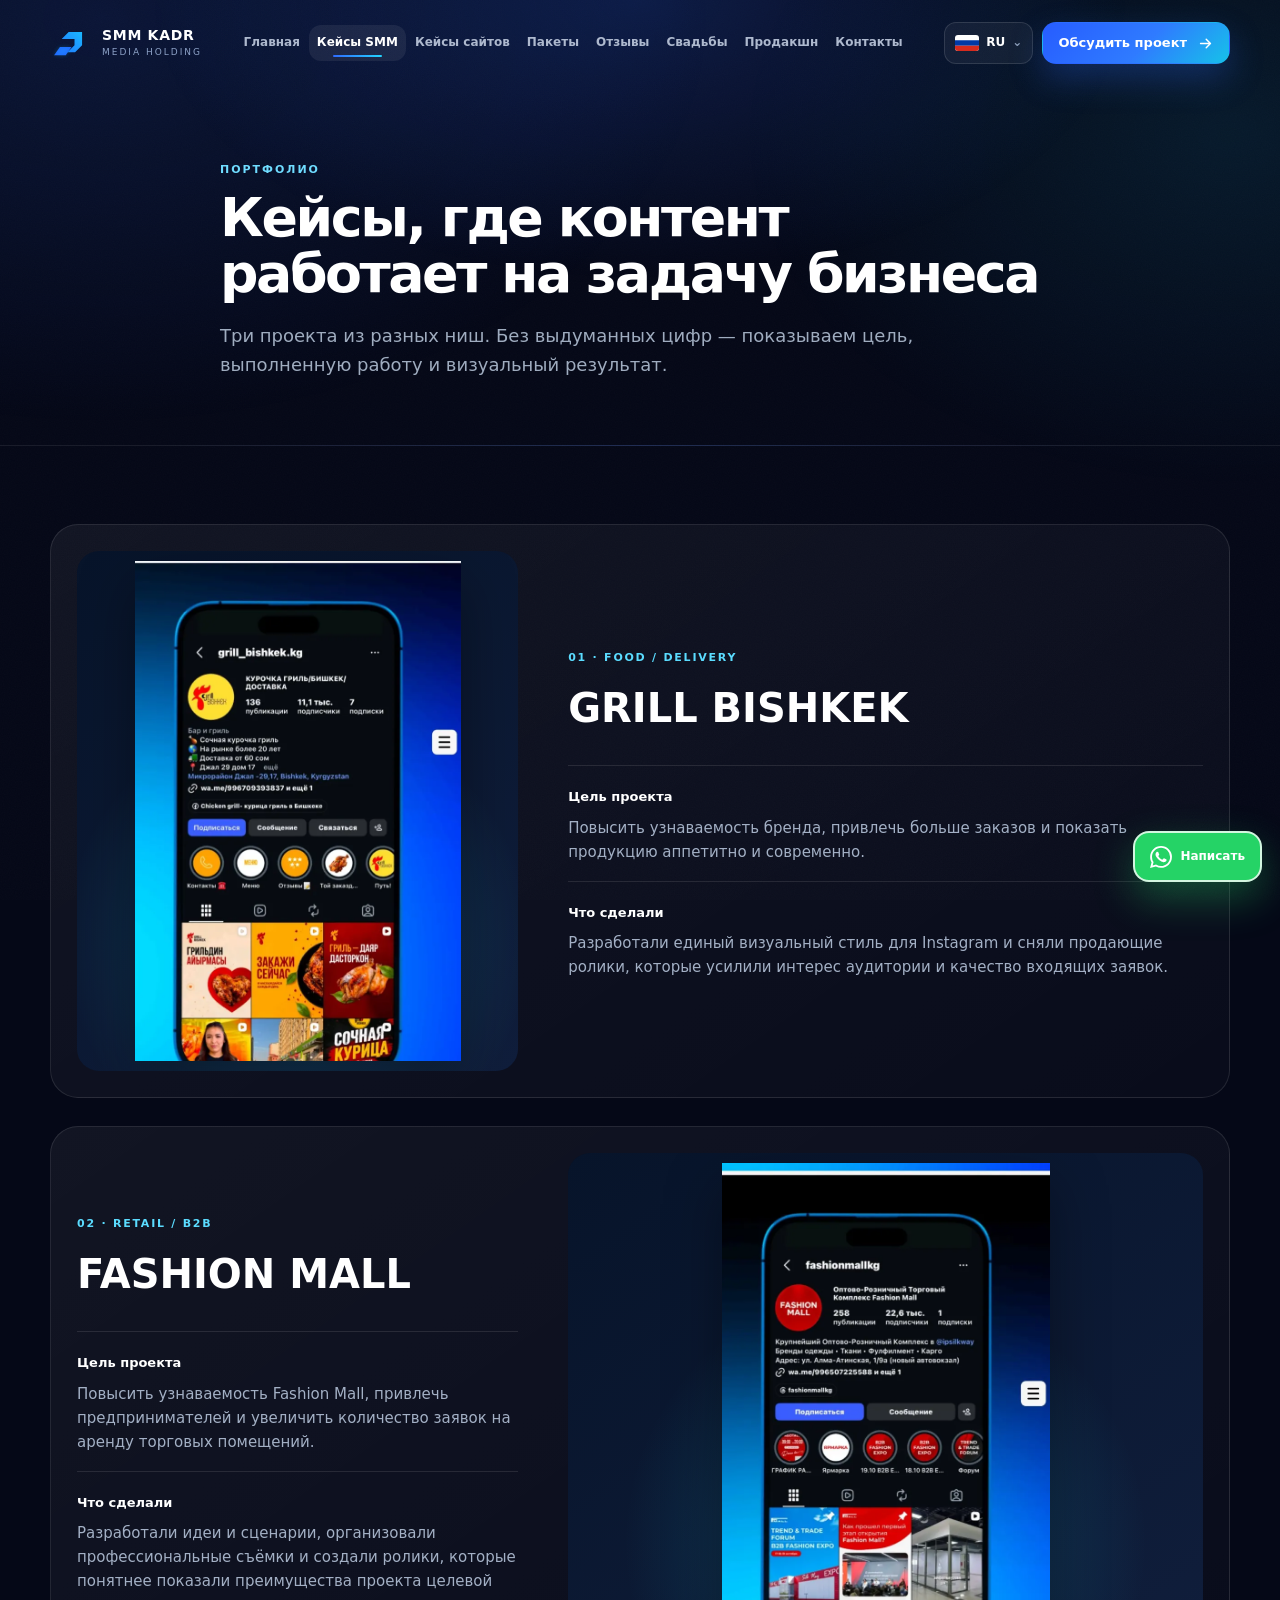
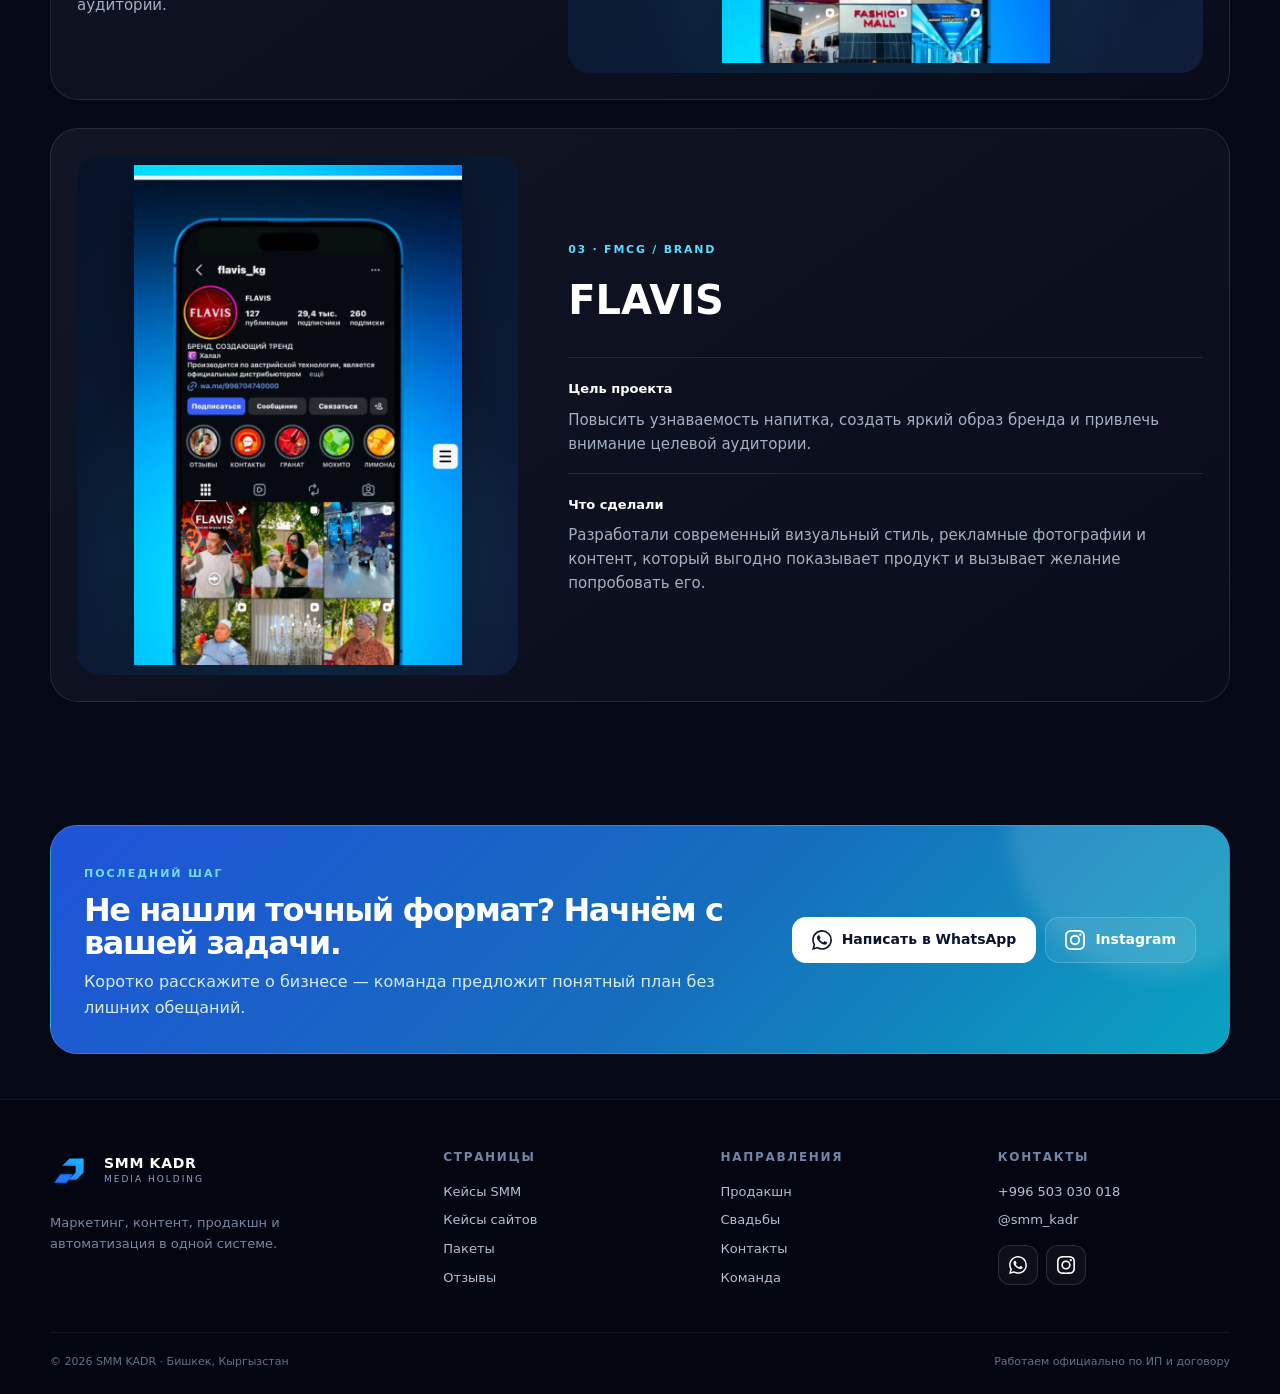
<file: cases.html>
<!doctype html>
<!DOCTYPE html>

<html lang="ru">
<head>
<meta charset="utf-8"/><meta content="width=device-width,initial-scale=1,viewport-fit=cover" name="viewport"/><meta content="#050817" name="theme-color"/>
<meta content="Кейсы Grill Bishkek, Fashion Mall и Flavis: цель, выполненная работа и визуальный результат." name="description"/><meta content="Кейсы SMM KADR" property="og:title"/><meta content="Кейсы Grill Bishkek, Fashion Mall и Flavis: цель, выполненная работа и визуальный результат." property="og:description"/><meta content="assets/images/brand/og-cover.webp" property="og:image"/><meta content="website" property="og:type"/>
<title>Кейсы SMM KADR</title><link href="assets/images/brand/favicon.svg" rel="icon" type="image/svg+xml"/><link href="manifest.webmanifest" rel="manifest"/><link href="assets/css/styles.css" rel="stylesheet"/><script defer="" src="assets/js/app.js"></script>
</head><body data-page="cases"><a class="skip-link" href="#main">Перейти к содержимому</a><div class="scroll-progress"><span></span></div><div class="page-noise"></div>
<header class="site-header" data-header="">
<div class="shell header-inner">
<a aria-label="SMM KADR — на главную" class="brand" data-page-link="" href="index.html">
<img alt="Логотип SMM KADR" height="42" src="assets/images/brand/logo-mark.svg" width="42"/>
<span><strong>SMM KADR</strong><small>MEDIA HOLDING</small></span>
</a>
<nav aria-label="Основная навигация" class="desktop-nav"><a data-i18n="nav.home" data-page-link="" href="index.html">Главная</a><a class="is-active" data-i18n="nav.cases" data-page-link="" href="cases.html">Кейсы SMM</a><a data-i18n="nav.sitecases" data-page-link="" href="site-cases.html">Кейсы сайтов</a><a data-i18n="nav.packages" data-page-link="" href="packages.html">Пакеты</a><a data-i18n="nav.reviews" data-page-link="" href="reviews.html">Отзывы</a><a data-i18n="nav.wedding" data-page-link="" href="wedding.html">Свадьбы</a><a data-i18n="nav.production" data-page-link="" href="production.html">Продакшн</a><a data-i18n="nav.contacts" data-page-link="" href="contacts.html">Контакты</a></nav>
<div class="header-actions">
<div class="lang-switch" data-lang-switch="">
<button aria-expanded="false" aria-haspopup="listbox" aria-label="Выбрать язык" class="lang-current" data-lang-toggle="" type="button">
<img alt="" data-current-flag="" height="16" src="assets/images/flags/ru.svg" width="24"/><span data-current-lang="">RU</span><b>⌄</b>
</button>
<div class="lang-menu" data-lang-menu="" role="listbox">
<button data-lang="ru" type="button"><img alt="" src="assets/images/flags/ru.svg"/>Русский</button>
<button data-lang="ky" type="button"><img alt="" src="assets/images/flags/kg.svg"/>Кыргызча</button>
<button data-lang="en" type="button"><img alt="" src="assets/images/flags/gb.svg"/>English</button>
<button data-lang="es" type="button"><img alt="" src="assets/images/flags/es.svg"/>Español</button>
</div>
</div>
<a class="button button--primary button--sm glow-button header-cta" href="https://wa.me/996503030018?text=%D0%97%D0%B4%D1%80%D0%B0%D0%B2%D1%81%D1%82%D0%B2%D1%83%D0%B9%D1%82%D0%B5!%20%D0%A5%D0%BE%D1%87%D1%83%20%D0%BE%D0%B1%D1%81%D1%83%D0%B4%D0%B8%D1%82%D1%8C%20%D0%BF%D1%80%D0%BE%D0%B5%D0%BA%D1%82%20%D1%81%20SMM%20KADR." rel="noreferrer" target="_blank"><span data-i18n="cta.discuss">Обсудить проект</span><svg aria-hidden="true" viewbox="0 0 24 24"><path d="M5 12h14M13 6l6 6-6 6"></path></svg></a>
<button aria-expanded="false" aria-label="Открыть меню" class="menu-toggle" data-menu-open="" type="button"><svg aria-hidden="true" viewbox="0 0 24 24"><path d="M4 7h16M4 12h16M4 17h16"></path></svg></button>
</div>
</div>
</header>
<aside aria-hidden="true" class="mobile-menu" data-menu="">
<button aria-label="Закрыть меню" class="mobile-menu__backdrop" data-menu-close=""></button>
<div class="mobile-menu__panel">
<div class="mobile-menu__head"><a class="brand" data-page-link="" href="index.html"><img alt="" height="40" src="assets/images/brand/logo-mark.svg" width="40"/><span><strong>SMM KADR</strong><small>MEDIA HOLDING</small></span></a><button aria-label="Закрыть" class="icon-button" data-menu-close=""><svg aria-hidden="true" viewbox="0 0 24 24"><path d="m6 6 12 12M18 6 6 18"></path></svg></button></div>
<nav><a data-i18n="nav.home" data-page-link="" href="index.html">Главная</a><a class="is-active" data-i18n="nav.cases" data-page-link="" href="cases.html">Кейсы SMM</a><a data-i18n="nav.sitecases" data-page-link="" href="site-cases.html">Кейсы сайтов</a><a data-i18n="nav.packages" data-page-link="" href="packages.html">Пакеты</a><a data-i18n="nav.reviews" data-page-link="" href="reviews.html">Отзывы</a><a data-i18n="nav.wedding" data-page-link="" href="wedding.html">Свадьбы</a><a data-i18n="nav.production" data-page-link="" href="production.html">Продакшн</a><a data-i18n="nav.contacts" data-page-link="" href="contacts.html">Контакты</a></nav>
<div class="mobile-lang">
<div class="lang-switch" data-lang-switch="">
<button aria-expanded="false" aria-haspopup="listbox" aria-label="Выбрать язык" class="lang-current" data-lang-toggle="" type="button">
<img alt="" data-current-flag="" height="16" src="assets/images/flags/ru.svg" width="24"/><span data-current-lang="">RU</span><b>⌄</b>
</button>
<div class="lang-menu" data-lang-menu="" role="listbox">
<button data-lang="ru" type="button"><img alt="" src="assets/images/flags/ru.svg"/>Русский</button>
<button data-lang="ky" type="button"><img alt="" src="assets/images/flags/kg.svg"/>Кыргызча</button>
<button data-lang="en" type="button"><img alt="" src="assets/images/flags/gb.svg"/>English</button>
<button data-lang="es" type="button"><img alt="" src="assets/images/flags/es.svg"/>Español</button>
</div>
</div></div>
<div class="mobile-menu__bottom"><a class="button button--primary glow-button" href="https://wa.me/996503030018?text=%D0%97%D0%B4%D1%80%D0%B0%D0%B2%D1%81%D1%82%D0%B2%D1%83%D0%B9%D1%82%D0%B5!%20%D0%A5%D0%BE%D1%87%D1%83%20%D0%BE%D0%B1%D1%81%D1%83%D0%B4%D0%B8%D1%82%D1%8C%20%D0%BF%D1%80%D0%BE%D0%B5%D0%BA%D1%82%20%D1%81%20SMM%20KADR." rel="noreferrer" target="_blank"><span class="brand-icon brand-icon--whatsapp"></span><span data-i18n="cta.whatsapp">Написать в WhatsApp</span></a><a href="tel:+996503030018">+996 503 030 018</a></div>
</div>
</aside>
<main id="main"><section class="page-hero"><div class="shell narrow reveal"><span class="eyebrow" data-i18n="cases.eyebrow">Портфолио</span><h1 data-i18n="cases.title">Кейсы, где контент работает на задачу бизнеса</h1><p data-i18n="cases.lead">Три проекта из разных ниш. Без выдуманных цифр — показываем цель, выполненную работу и визуальный результат.</p></div></section><section class="section"><div class="shell case-list">
<article class="case-detail reveal"><div class="case-detail__visual"><img alt="Кейс Grill Bishkek" height="1100" loading="eager" src="assets/images/cases/grill-bishkek.webp" width="720"/></div><div class="case-detail__copy"><span>01 · FOOD / DELIVERY</span><h2>GRILL BISHKEK</h2><div class="case-facts"><div><b data-i18n="case.goal">Цель проекта</b><p data-i18n="case.grill.goal">Повысить узнаваемость бренда, привлечь больше заказов и показать продукцию аппетитно и современно.</p></div><div><b data-i18n="case.done">Что сделали</b><p data-i18n="case.grill.done">Разработали единый визуальный стиль для Instagram и сняли продающие ролики, которые усилили интерес аудитории и качество входящих заявок.</p></div></div></div></article>
<article class="case-detail case-detail--reverse reveal"><div class="case-detail__visual"><img alt="Кейс Fashion Mall" height="1100" loading="lazy" src="assets/images/cases/fashion-mall.webp" width="720"/></div><div class="case-detail__copy"><span>02 · RETAIL / B2B</span><h2>FASHION MALL</h2><div class="case-facts"><div><b data-i18n="case.goal">Цель проекта</b><p data-i18n="case.fashion.goal">Повысить узнаваемость Fashion Mall, привлечь предпринимателей и увеличить количество заявок на аренду торговых помещений.</p></div><div><b data-i18n="case.done">Что сделали</b><p data-i18n="case.fashion.done">Разработали идеи и сценарии, организовали профессиональные съёмки и создали ролики, которые понятнее показали преимущества проекта целевой аудитории.</p></div></div></div></article>
<article class="case-detail reveal"><div class="case-detail__visual"><img alt="Кейс Flavis" height="1100" loading="lazy" src="assets/images/cases/flavis.webp" width="720"/></div><div class="case-detail__copy"><span>03 · FMCG / BRAND</span><h2>FLAVIS</h2><div class="case-facts"><div><b data-i18n="case.goal">Цель проекта</b><p data-i18n="case.flavis.goal">Повысить узнаваемость напитка, создать яркий образ бренда и привлечь внимание целевой аудитории.</p></div><div><b data-i18n="case.done">Что сделали</b><p data-i18n="case.flavis.done">Разработали современный визуальный стиль, рекламные фотографии и контент, который выгодно показывает продукт и вызывает желание попробовать его.</p></div></div></div></article>
</div></section></main>
<section class="final-cta section section--compact">
<div class="shell final-cta__card glow-panel reveal">
<div><span class="eyebrow" data-i18n="footer.eyebrow">Последний шаг</span><h2 data-i18n="footer.title">Не нашли точный формат? Начнём с вашей задачи.</h2><p data-i18n="footer.text">Коротко расскажите о бизнесе — команда предложит понятный план без лишних обещаний.</p></div>
<div class="final-cta__actions"><a class="button button--light glow-button" href="https://wa.me/996503030018?text=%D0%97%D0%B4%D1%80%D0%B0%D0%B2%D1%81%D1%82%D0%B2%D1%83%D0%B9%D1%82%D0%B5!%20%D0%A5%D0%BE%D1%87%D1%83%20%D0%BE%D0%B1%D1%81%D1%83%D0%B4%D0%B8%D1%82%D1%8C%20%D0%BF%D1%80%D0%BE%D0%B5%D0%BA%D1%82%20%D1%81%20SMM%20KADR." rel="noreferrer" target="_blank"><span class="brand-icon brand-icon--whatsapp"></span><span data-i18n="cta.whatsapp">Написать в WhatsApp</span></a><a class="button button--glass" href="https://www.instagram.com/smm_kadr?utm_source=ig_web_button_share_sheet&amp;igsh=ZDNlZDc0MzIxNw==" rel="noreferrer" target="_blank"><span class="brand-icon brand-icon--instagram"></span>Instagram</a></div>
</div>
</section>
<footer class="site-footer">
<div class="shell footer-grid">
<div class="footer-brand"><a class="brand" data-page-link="" href="index.html"><img alt="SMM KADR" height="44" src="assets/images/brand/logo-mark.svg" width="44"/><span><strong>SMM KADR</strong><small>MEDIA HOLDING</small></span></a><p data-i18n="footer.about">Маркетинг, контент, продакшн и автоматизация в одной системе.</p></div>
<div><h3 data-i18n="footer.pages">Страницы</h3><a data-i18n="nav.cases" data-page-link="" href="cases.html">Кейсы SMM</a><a data-i18n="nav.sitecases" data-page-link="" href="site-cases.html">Кейсы сайтов</a><a data-i18n="nav.packages" data-page-link="" href="packages.html">Пакеты</a><a data-i18n="nav.reviews" data-page-link="" href="reviews.html">Отзывы</a></div>
<div><h3 data-i18n="footer.directions">Направления</h3><a data-i18n="nav.production" data-page-link="" href="production.html">Продакшн</a><a data-i18n="nav.wedding" data-page-link="" href="wedding.html">Свадьбы</a><a data-i18n="nav.contacts" data-page-link="" href="contacts.html">Контакты</a><a data-i18n="footer.team" data-page-link="" href="index.html#team">Команда</a></div>
<div><h3 data-i18n="footer.contacts">Контакты</h3><a href="tel:+996503030018">+996 503 030 018</a><a href="https://www.instagram.com/smm_kadr?utm_source=ig_web_button_share_sheet&amp;igsh=ZDNlZDc0MzIxNw==" rel="noreferrer" target="_blank">@smm_kadr</a><div class="socials"><a aria-label="WhatsApp" href="https://wa.me/996503030018?text=%D0%97%D0%B4%D1%80%D0%B0%D0%B2%D1%81%D1%82%D0%B2%D1%83%D0%B9%D1%82%D0%B5!%20%D0%A5%D0%BE%D1%87%D1%83%20%D0%BE%D0%B1%D1%81%D1%83%D0%B4%D0%B8%D1%82%D1%8C%20%D0%BF%D1%80%D0%BE%D0%B5%D0%BA%D1%82%20%D1%81%20SMM%20KADR." rel="noreferrer" target="_blank"><span class="brand-icon brand-icon--whatsapp"></span></a><a aria-label="Instagram" href="https://www.instagram.com/smm_kadr?utm_source=ig_web_button_share_sheet&amp;igsh=ZDNlZDc0MzIxNw==" rel="noreferrer" target="_blank"><span class="brand-icon brand-icon--instagram"></span></a></div></div>
</div>
<div class="shell footer-bottom"><span>© 2026 SMM KADR · Бишкек, Кыргызстан</span><span data-i18n="footer.legal">Работаем официально по ИП и договору</span></div>
</footer>
<dialog class="inquiry-modal" data-inquiry-modal="">
<button aria-label="Закрыть" class="inquiry-backdrop" data-inquiry-close="" type="button"></button>
<form class="inquiry-card" data-inquiry-form="">
<button aria-label="Закрыть" class="modal-close" data-inquiry-close="" type="button">
<svg aria-hidden="true" viewbox="0 0 24 24"><path d="m6 6 12 12M18 6 6 18"></path></svg>
</button>
<span class="eyebrow" data-i18n="inquiry.eyebrow">Свяжемся с вами</span>
<h2 data-i18n="inquiry.title">С чего начнём?</h2>
<p data-i18n="inquiry.text">Выберите причину обращения и оставьте пару деталей. Сообщение сразу откроется в WhatsApp.</p>
<label><span data-i18n="inquiry.reason">Причина обращения</span>
<select name="reason" required="">
<option data-i18n="inquiry.project" value="Обсудить проект">Обсудить проект</option>
<option data-i18n="inquiry.consult" value="Получить консультацию">Получить консультацию</option>
<option data-i18n="inquiry.review" value="Оставить отзыв">Оставить отзыв</option>
<option data-i18n="inquiry.coop" value="Предложить сотрудничество">Предложить сотрудничество</option>
<option data-i18n="inquiry.other" value="Другой вопрос">Другой вопрос</option>
</select>
</label>
<div class="form-two">
<label><span data-i18n="contact.name">Ваше имя</span><input autocomplete="name" name="name" placeholder="Например, Азамат" required=""/></label>
<label><span data-i18n="contact.phone">Телефон</span><input autocomplete="tel" inputmode="tel" name="phone" placeholder="+996 ___ ___ ___"/></label>
</div>
<label><span data-i18n="contact.company">Компания или проект</span><input name="company" placeholder="Название или ниша"/></label>
<label><span data-i18n="contact.message">Комментарий</span><textarea name="message" placeholder="Коротко опишите, что нужно" rows="4"></textarea></label>
<button class="button button--primary glow-button" type="submit"><span class="brand-icon brand-icon--whatsapp"></span><span data-i18n="inquiry.send">Продолжить в WhatsApp</span></button>
</form>
</dialog><a aria-label="Написать в WhatsApp" class="floating-whatsapp" href="https://wa.me/996503030018?text=%D0%97%D0%B4%D1%80%D0%B0%D0%B2%D1%81%D1%82%D0%B2%D1%83%D0%B9%D1%82%D0%B5!%20%D0%A5%D0%BE%D1%87%D1%83%20%D0%BE%D0%B1%D1%81%D1%83%D0%B4%D0%B8%D1%82%D1%8C%20%D0%BF%D1%80%D0%BE%D0%B5%D0%BA%D1%82%20%D1%81%20SMM%20KADR." rel="noreferrer" target="_blank"><span class="brand-icon brand-icon--whatsapp"></span><span data-i18n="cta.chat">Написать</span></a>
</body></html>
</file>
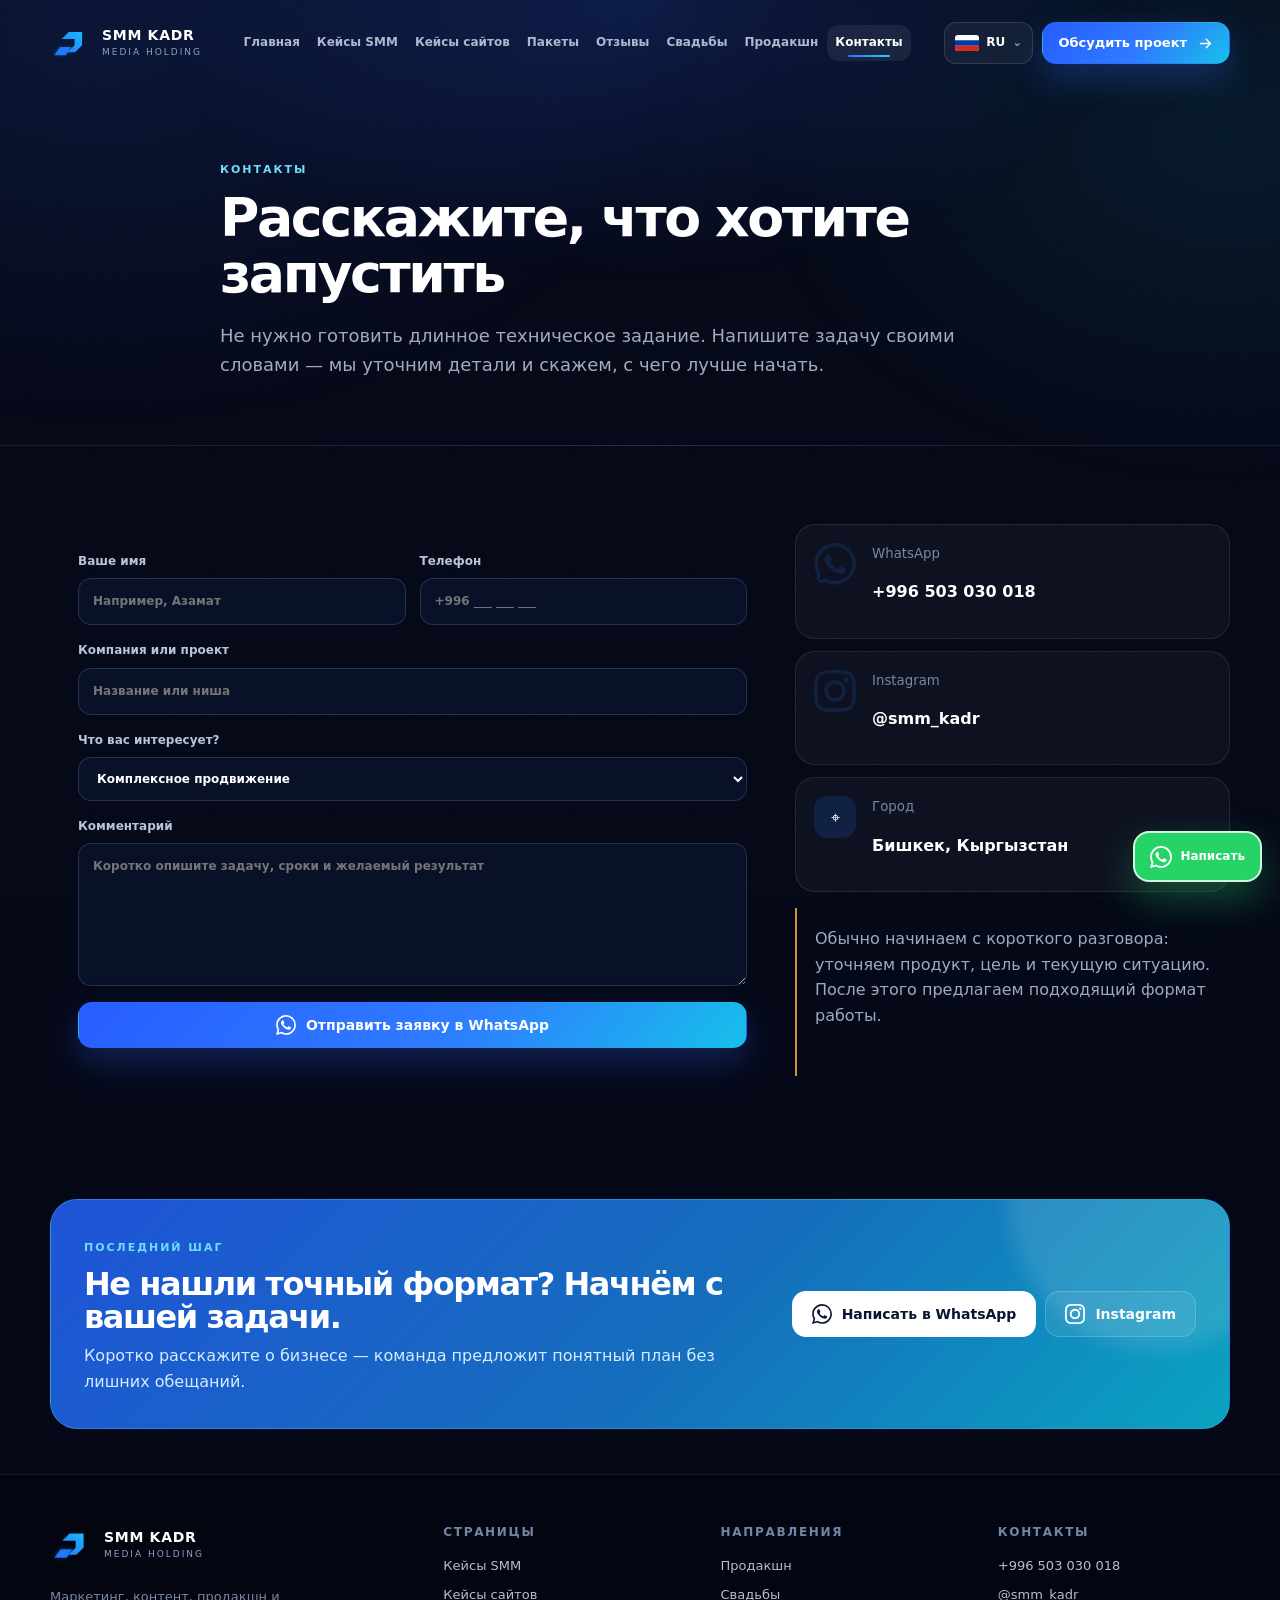
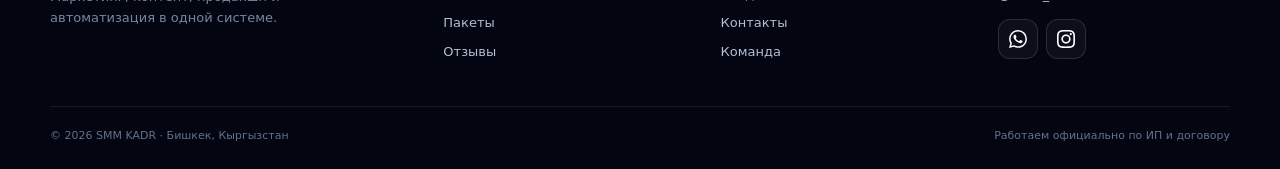
<file: contacts.html>
<!doctype html>
<!DOCTYPE html>

<!DOCTYPE html>

<!DOCTYPE html>

<!DOCTYPE html>

<html lang="ru">
<head>
<meta charset="utf-8"/><meta content="width=device-width,initial-scale=1,viewport-fit=cover" name="viewport"/><meta content="#050817" name="theme-color"/>
<meta content="Контакты SMM KADR. Отправьте заявку в WhatsApp и расскажите, какая услуга или проект вас интересует." name="description"/><meta content="Кейсы SMM KADR" property="og:title"/><meta content="Кейсы Grill Bishkek, Fashion Mall и Flavis: цель, выполненная работа и визуальный результат." property="og:description"/><meta content="assets/images/brand/og-cover.webp" property="og:image"/><meta content="website" property="og:type"/>
<title>Контакты SMM KADR — обсудить проект</title><link href="assets/images/brand/favicon.svg" rel="icon" type="image/svg+xml"/><link href="manifest.webmanifest" rel="manifest"/><link href="assets/css/styles.css" rel="stylesheet"/><script defer="" src="assets/js/app.js"></script>
</head><body data-page="cases"><a class="skip-link" href="#main">Перейти к содержимому</a><div class="scroll-progress"><span></span></div><div class="page-noise"></div>
<header class="site-header" data-header="">
<div class="shell header-inner">
<a aria-label="SMM KADR — на главную" class="brand" data-page-link="" href="index.html">
<img alt="Логотип SMM KADR" height="42" src="assets/images/brand/logo-mark.svg" width="42"/>
<span><strong>SMM KADR</strong><small>MEDIA HOLDING</small></span>
</a>
<nav aria-label="Основная навигация" class="desktop-nav"><a data-i18n="nav.home" data-page-link="" href="index.html">Главная</a><a data-i18n="nav.cases" data-page-link="" href="cases.html">Кейсы SMM</a><a data-i18n="nav.sitecases" data-page-link="" href="site-cases.html">Кейсы сайтов</a><a data-i18n="nav.packages" data-page-link="" href="packages.html">Пакеты</a><a data-i18n="nav.reviews" data-page-link="" href="reviews.html">Отзывы</a><a data-i18n="nav.wedding" data-page-link="" href="wedding.html">Свадьбы</a><a data-i18n="nav.production" data-page-link="" href="production.html">Продакшн</a><a class="is-active" data-i18n="nav.contacts" data-page-link="" href="contacts.html">Контакты</a></nav>
<div class="header-actions">
<div class="lang-switch" data-lang-switch="">
<button aria-expanded="false" aria-haspopup="listbox" aria-label="Выбрать язык" class="lang-current" data-lang-toggle="" type="button">
<img alt="" data-current-flag="" height="16" src="assets/images/flags/ru.svg" width="24"/><span data-current-lang="">RU</span><b>⌄</b>
</button>
<div class="lang-menu" data-lang-menu="" role="listbox">
<button data-lang="ru" type="button"><img alt="" src="assets/images/flags/ru.svg"/>Русский</button>
<button data-lang="ky" type="button"><img alt="" src="assets/images/flags/kg.svg"/>Кыргызча</button>
<button data-lang="en" type="button"><img alt="" src="assets/images/flags/gb.svg"/>English</button>
<button data-lang="es" type="button"><img alt="" src="assets/images/flags/es.svg"/>Español</button>
</div>
</div>
<a class="button button--primary button--sm glow-button header-cta" href="https://wa.me/996503030018?text=%D0%97%D0%B4%D1%80%D0%B0%D0%B2%D1%81%D1%82%D0%B2%D1%83%D0%B9%D1%82%D0%B5!%20%D0%A5%D0%BE%D1%87%D1%83%20%D0%BE%D0%B1%D1%81%D1%83%D0%B4%D0%B8%D1%82%D1%8C%20%D0%BF%D1%80%D0%BE%D0%B5%D0%BA%D1%82%20%D1%81%20SMM%20KADR." rel="noreferrer" target="_blank"><span data-i18n="cta.discuss">Обсудить проект</span><svg aria-hidden="true" viewbox="0 0 24 24"><path d="M5 12h14M13 6l6 6-6 6"></path></svg></a>
<button aria-expanded="false" aria-label="Открыть меню" class="menu-toggle" data-menu-open="" type="button"><svg aria-hidden="true" viewbox="0 0 24 24"><path d="M4 7h16M4 12h16M4 17h16"></path></svg></button>
</div>
</div>
</header>
<aside aria-hidden="true" class="mobile-menu" data-menu="">
<button aria-label="Закрыть меню" class="mobile-menu__backdrop" data-menu-close=""></button>
<div class="mobile-menu__panel">
<div class="mobile-menu__head"><a class="brand" data-page-link="" href="index.html"><img alt="" height="40" src="assets/images/brand/logo-mark.svg" width="40"/><span><strong>SMM KADR</strong><small>MEDIA HOLDING</small></span></a><button aria-label="Закрыть" class="icon-button" data-menu-close=""><svg aria-hidden="true" viewbox="0 0 24 24"><path d="m6 6 12 12M18 6 6 18"></path></svg></button></div>
<nav><a data-i18n="nav.home" data-page-link="" href="index.html">Главная</a><a data-i18n="nav.cases" data-page-link="" href="cases.html">Кейсы SMM</a><a data-i18n="nav.sitecases" data-page-link="" href="site-cases.html">Кейсы сайтов</a><a data-i18n="nav.packages" data-page-link="" href="packages.html">Пакеты</a><a data-i18n="nav.reviews" data-page-link="" href="reviews.html">Отзывы</a><a data-i18n="nav.wedding" data-page-link="" href="wedding.html">Свадьбы</a><a data-i18n="nav.production" data-page-link="" href="production.html">Продакшн</a><a class="is-active" data-i18n="nav.contacts" data-page-link="" href="contacts.html">Контакты</a></nav>
<div class="mobile-lang">
<div class="lang-switch" data-lang-switch="">
<button aria-expanded="false" aria-haspopup="listbox" aria-label="Выбрать язык" class="lang-current" data-lang-toggle="" type="button">
<img alt="" data-current-flag="" height="16" src="assets/images/flags/ru.svg" width="24"/><span data-current-lang="">RU</span><b>⌄</b>
</button>
<div class="lang-menu" data-lang-menu="" role="listbox">
<button data-lang="ru" type="button"><img alt="" src="assets/images/flags/ru.svg"/>Русский</button>
<button data-lang="ky" type="button"><img alt="" src="assets/images/flags/kg.svg"/>Кыргызча</button>
<button data-lang="en" type="button"><img alt="" src="assets/images/flags/gb.svg"/>English</button>
<button data-lang="es" type="button"><img alt="" src="assets/images/flags/es.svg"/>Español</button>
</div>
</div></div>
<div class="mobile-menu__bottom"><a class="button button--primary glow-button" href="https://wa.me/996503030018?text=%D0%97%D0%B4%D1%80%D0%B0%D0%B2%D1%81%D1%82%D0%B2%D1%83%D0%B9%D1%82%D0%B5!%20%D0%A5%D0%BE%D1%87%D1%83%20%D0%BE%D0%B1%D1%81%D1%83%D0%B4%D0%B8%D1%82%D1%8C%20%D0%BF%D1%80%D0%BE%D0%B5%D0%BA%D1%82%20%D1%81%20SMM%20KADR." rel="noreferrer" target="_blank"><span class="brand-icon brand-icon--whatsapp"></span><span data-i18n="cta.whatsapp">Написать в WhatsApp</span></a><a href="tel:+996503030018">+996 503 030 018</a></div>
</div>
</aside>
<main id="main">
<section class="page-hero"><div class="shell narrow reveal"><span class="eyebrow" data-i18n="contact.eyebrow">Контакты</span><h1 data-i18n="contact.title">Расскажите, что хотите запустить</h1><p data-i18n="contact.lead">Не нужно готовить длинное техническое задание. Напишите задачу своими словами — мы уточним детали и скажем, с чего лучше начать.</p></div></section>
<section class="section"><div class="shell contact-layout">
<form class="contact-form glow-panel reveal" data-contact-form="">
<div class="form-two"><label><span data-i18n="contact.name">Ваше имя</span><input autocomplete="name" name="name" placeholder="Например, Азамат" required=""/></label><label><span data-i18n="contact.phone">Телефон</span><input autocomplete="tel" inputmode="tel" name="phone" placeholder="+996 ___ ___ ___"/></label></div>
<label><span data-i18n="contact.company">Компания или проект</span><input name="company" placeholder="Название или ниша"/></label>
<label><span data-i18n="contact.service">Что вас интересует?</span><select name="service"><option data-i18n="contact.service.full" value="Комплексное продвижение">Комплексное продвижение</option><option data-i18n="contact.service.production" value="Продакшн и видео">Продакшн и видео</option><option data-i18n="contact.service.smm" value="SMM и дизайн">SMM и дизайн</option><option data-i18n="contact.service.target" value="Таргетированная реклама">Таргетированная реклама</option><option data-i18n="contact.service.it" value="Сайт, CRM или автоматизация">Сайт, CRM или автоматизация</option><option data-i18n="contact.service.wedding" value="Свадебная съёмка">Свадебная съёмка</option><option data-i18n="contact.service.other" value="Другое">Другое</option></select></label>
<label><span data-i18n="contact.message">Комментарий</span><textarea name="message" placeholder="Коротко опишите задачу, сроки и желаемый результат" rows="6"></textarea></label>
<button class="button button--primary glow-button" type="submit"><span class="brand-icon brand-icon--whatsapp"></span><span data-i18n="contact.send">Отправить заявку в WhatsApp</span></button>
</form>
<aside class="contact-side reveal">
<div><span class="contact-icon brand-icon brand-icon--whatsapp"></span><small>WhatsApp</small><a href="https://wa.me/996503030018" rel="noreferrer" target="_blank">+996 503 030 018</a></div>
<div><span class="contact-icon brand-icon brand-icon--instagram"></span><small>Instagram</small><a href="https://www.instagram.com/smm_kadr?utm_source=ig_web_button_share_sheet&amp;igsh=ZDNlZDc0MzIxNw==" rel="noreferrer" target="_blank">@smm_kadr</a></div>
<div><span class="contact-pin">⌖</span><small data-i18n="contact.citylabel">Город</small><strong data-i18n="contact.city">Бишкек, Кыргызстан</strong></div>
<p data-i18n="contact.note">Обычно начинаем с короткого разговора: уточняем продукт, цель и текущую ситуацию. После этого предлагаем подходящий формат работы.</p>
</aside>
</div></section></main>
<section class="final-cta section section--compact">
<div class="shell final-cta__card glow-panel reveal">
<div><span class="eyebrow" data-i18n="footer.eyebrow">Последний шаг</span><h2 data-i18n="footer.title">Не нашли точный формат? Начнём с вашей задачи.</h2><p data-i18n="footer.text">Коротко расскажите о бизнесе — команда предложит понятный план без лишних обещаний.</p></div>
<div class="final-cta__actions"><a class="button button--light glow-button" href="https://wa.me/996503030018?text=%D0%97%D0%B4%D1%80%D0%B0%D0%B2%D1%81%D1%82%D0%B2%D1%83%D0%B9%D1%82%D0%B5!%20%D0%A5%D0%BE%D1%87%D1%83%20%D0%BE%D0%B1%D1%81%D1%83%D0%B4%D0%B8%D1%82%D1%8C%20%D0%BF%D1%80%D0%BE%D0%B5%D0%BA%D1%82%20%D1%81%20SMM%20KADR." rel="noreferrer" target="_blank"><span class="brand-icon brand-icon--whatsapp"></span><span data-i18n="cta.whatsapp">Написать в WhatsApp</span></a><a class="button button--glass" href="https://www.instagram.com/smm_kadr?utm_source=ig_web_button_share_sheet&amp;igsh=ZDNlZDc0MzIxNw==" rel="noreferrer" target="_blank"><span class="brand-icon brand-icon--instagram"></span>Instagram</a></div>
</div>
</section>
<footer class="site-footer">
<div class="shell footer-grid">
<div class="footer-brand"><a class="brand" data-page-link="" href="index.html"><img alt="SMM KADR" height="44" src="assets/images/brand/logo-mark.svg" width="44"/><span><strong>SMM KADR</strong><small>MEDIA HOLDING</small></span></a><p data-i18n="footer.about">Маркетинг, контент, продакшн и автоматизация в одной системе.</p></div>
<div><h3 data-i18n="footer.pages">Страницы</h3><a data-i18n="nav.cases" data-page-link="" href="cases.html">Кейсы SMM</a><a data-i18n="nav.sitecases" data-page-link="" href="site-cases.html">Кейсы сайтов</a><a data-i18n="nav.packages" data-page-link="" href="packages.html">Пакеты</a><a data-i18n="nav.reviews" data-page-link="" href="reviews.html">Отзывы</a></div>
<div><h3 data-i18n="footer.directions">Направления</h3><a data-i18n="nav.production" data-page-link="" href="production.html">Продакшн</a><a data-i18n="nav.wedding" data-page-link="" href="wedding.html">Свадьбы</a><a data-i18n="nav.contacts" data-page-link="" href="contacts.html">Контакты</a><a data-i18n="footer.team" data-page-link="" href="index.html#team">Команда</a></div>
<div><h3 data-i18n="footer.contacts">Контакты</h3><a href="tel:+996503030018">+996 503 030 018</a><a href="https://www.instagram.com/smm_kadr?utm_source=ig_web_button_share_sheet&amp;igsh=ZDNlZDc0MzIxNw==" rel="noreferrer" target="_blank">@smm_kadr</a><div class="socials"><a aria-label="WhatsApp" href="https://wa.me/996503030018?text=%D0%97%D0%B4%D1%80%D0%B0%D0%B2%D1%81%D1%82%D0%B2%D1%83%D0%B9%D1%82%D0%B5!%20%D0%A5%D0%BE%D1%87%D1%83%20%D0%BE%D0%B1%D1%81%D1%83%D0%B4%D0%B8%D1%82%D1%8C%20%D0%BF%D1%80%D0%BE%D0%B5%D0%BA%D1%82%20%D1%81%20SMM%20KADR." rel="noreferrer" target="_blank"><span class="brand-icon brand-icon--whatsapp"></span></a><a aria-label="Instagram" href="https://www.instagram.com/smm_kadr?utm_source=ig_web_button_share_sheet&amp;igsh=ZDNlZDc0MzIxNw==" rel="noreferrer" target="_blank"><span class="brand-icon brand-icon--instagram"></span></a></div></div>
</div>
<div class="shell footer-bottom"><span>© 2026 SMM KADR · Бишкек, Кыргызстан</span><span data-i18n="footer.legal">Работаем официально по ИП и договору</span></div>
</footer>
<dialog class="inquiry-modal" data-inquiry-modal="">
<button aria-label="Закрыть" class="inquiry-backdrop" data-inquiry-close="" type="button"></button>
<form class="inquiry-card" data-inquiry-form="">
<button aria-label="Закрыть" class="modal-close" data-inquiry-close="" type="button">
<svg aria-hidden="true" viewbox="0 0 24 24"><path d="m6 6 12 12M18 6 6 18"></path></svg>
</button>
<span class="eyebrow" data-i18n="inquiry.eyebrow">Свяжемся с вами</span>
<h2 data-i18n="inquiry.title">С чего начнём?</h2>
<p data-i18n="inquiry.text">Выберите причину обращения и оставьте пару деталей. Сообщение сразу откроется в WhatsApp.</p>
<label><span data-i18n="inquiry.reason">Причина обращения</span>
<select name="reason" required="">
<option data-i18n="inquiry.project" value="Обсудить проект">Обсудить проект</option>
<option data-i18n="inquiry.consult" value="Получить консультацию">Получить консультацию</option>
<option data-i18n="inquiry.review" value="Оставить отзыв">Оставить отзыв</option>
<option data-i18n="inquiry.coop" value="Предложить сотрудничество">Предложить сотрудничество</option>
<option data-i18n="inquiry.other" value="Другой вопрос">Другой вопрос</option>
</select>
</label>
<div class="form-two">
<label><span data-i18n="contact.name">Ваше имя</span><input autocomplete="name" name="name" placeholder="Например, Азамат" required=""/></label>
<label><span data-i18n="contact.phone">Телефон</span><input autocomplete="tel" inputmode="tel" name="phone" placeholder="+996 ___ ___ ___"/></label>
</div>
<label><span data-i18n="contact.company">Компания или проект</span><input name="company" placeholder="Название или ниша"/></label>
<label><span data-i18n="contact.message">Комментарий</span><textarea name="message" placeholder="Коротко опишите, что нужно" rows="4"></textarea></label>
<button class="button button--primary glow-button" type="submit"><span class="brand-icon brand-icon--whatsapp"></span><span data-i18n="inquiry.send">Продолжить в WhatsApp</span></button>
</form>
</dialog><a aria-label="Написать в WhatsApp" class="floating-whatsapp" href="https://wa.me/996503030018?text=%D0%97%D0%B4%D1%80%D0%B0%D0%B2%D1%81%D1%82%D0%B2%D1%83%D0%B9%D1%82%D0%B5!%20%D0%A5%D0%BE%D1%87%D1%83%20%D0%BE%D0%B1%D1%81%D1%83%D0%B4%D0%B8%D1%82%D1%8C%20%D0%BF%D1%80%D0%BE%D0%B5%D0%BA%D1%82%20%D1%81%20SMM%20KADR." rel="noreferrer" target="_blank"><span class="brand-icon brand-icon--whatsapp"></span><span data-i18n="cta.chat">Написать</span></a>
</body></html>
</file>
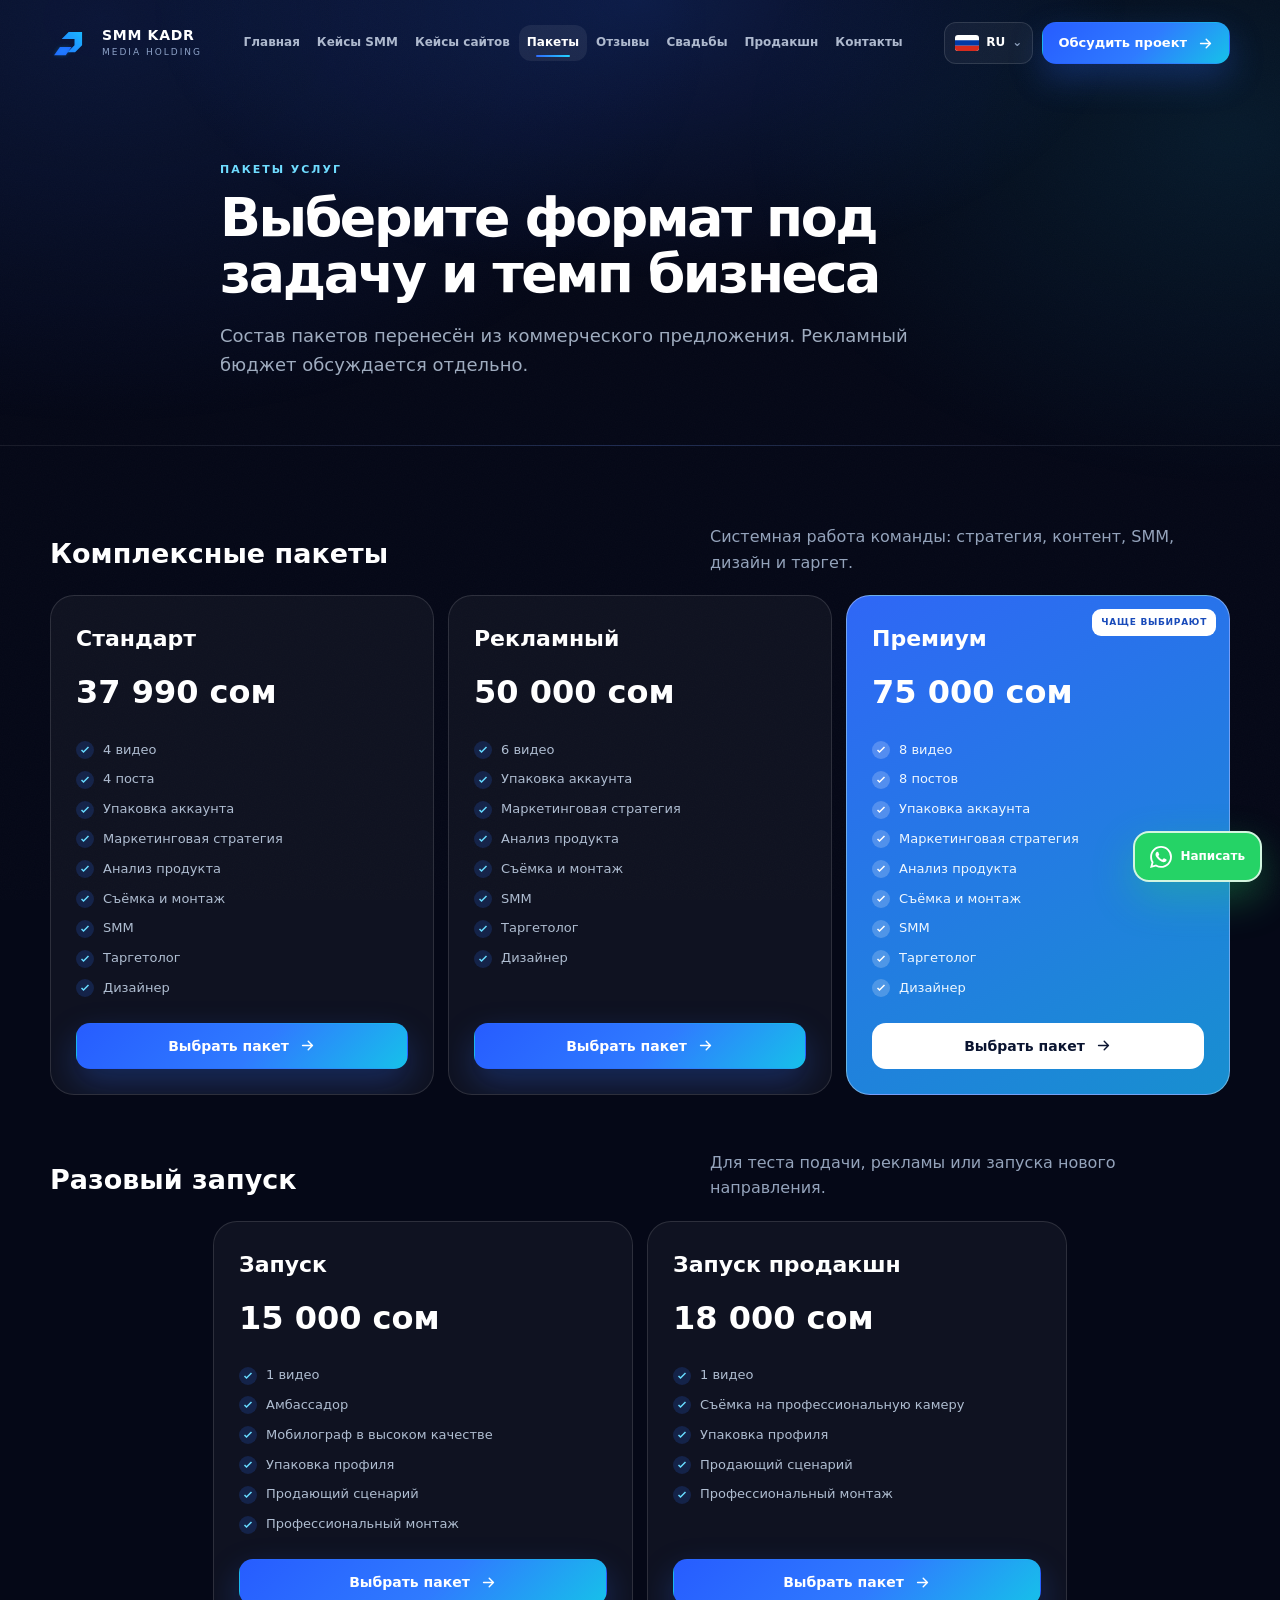
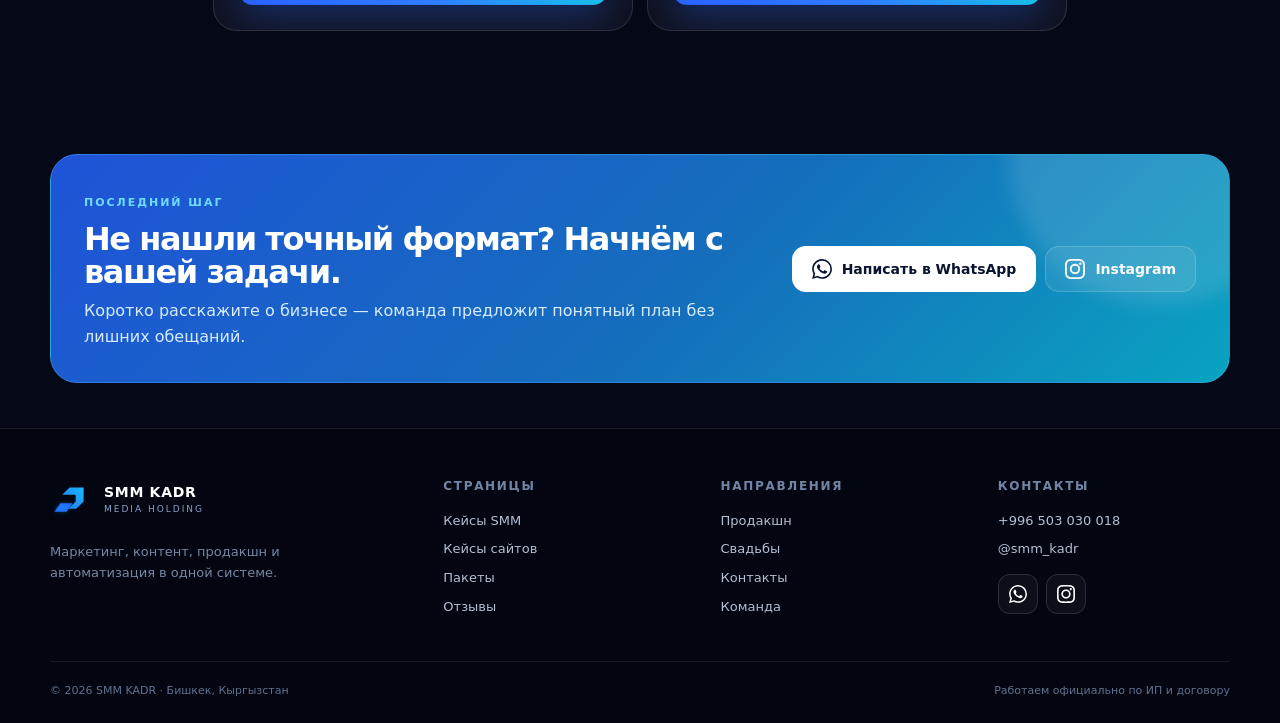
<file: packages.html>
<!doctype html>
<!DOCTYPE html>

<html lang="ru">
<head>
<meta charset="utf-8"/><meta content="width=device-width,initial-scale=1,viewport-fit=cover" name="viewport"/><meta content="#050817" name="theme-color"/>
<meta content="Пакеты продвижения SMM KADR: Стандарт, Рекламный, Премиум, Запуск и Запуск продакшн." name="description"/><meta content="Пакеты SMM KADR" property="og:title"/><meta content="Пакеты продвижения SMM KADR: Стандарт, Рекламный, Премиум, Запуск и Запуск продакшн." property="og:description"/><meta content="assets/images/brand/og-cover.webp" property="og:image"/><meta content="website" property="og:type"/>
<title>Пакеты SMM KADR</title><link href="assets/images/brand/favicon.svg" rel="icon" type="image/svg+xml"/><link href="manifest.webmanifest" rel="manifest"/><link href="assets/css/styles.css" rel="stylesheet"/><script defer="" src="assets/js/app.js"></script>
</head><body data-page="packages"><a class="skip-link" href="#main">Перейти к содержимому</a><div class="scroll-progress"><span></span></div><div class="page-noise"></div>
<header class="site-header" data-header="">
<div class="shell header-inner">
<a aria-label="SMM KADR — на главную" class="brand" data-page-link="" href="index.html">
<img alt="Логотип SMM KADR" height="42" src="assets/images/brand/logo-mark.svg" width="42"/>
<span><strong>SMM KADR</strong><small>MEDIA HOLDING</small></span>
</a>
<nav aria-label="Основная навигация" class="desktop-nav"><a data-i18n="nav.home" data-page-link="" href="index.html">Главная</a><a data-i18n="nav.cases" data-page-link="" href="cases.html">Кейсы SMM</a><a data-i18n="nav.sitecases" data-page-link="" href="site-cases.html">Кейсы сайтов</a><a class="is-active" data-i18n="nav.packages" data-page-link="" href="packages.html">Пакеты</a><a data-i18n="nav.reviews" data-page-link="" href="reviews.html">Отзывы</a><a data-i18n="nav.wedding" data-page-link="" href="wedding.html">Свадьбы</a><a data-i18n="nav.production" data-page-link="" href="production.html">Продакшн</a><a data-i18n="nav.contacts" data-page-link="" href="contacts.html">Контакты</a></nav>
<div class="header-actions">
<div class="lang-switch" data-lang-switch="">
<button aria-expanded="false" aria-haspopup="listbox" aria-label="Выбрать язык" class="lang-current" data-lang-toggle="" type="button">
<img alt="" data-current-flag="" height="16" src="assets/images/flags/ru.svg" width="24"/><span data-current-lang="">RU</span><b>⌄</b>
</button>
<div class="lang-menu" data-lang-menu="" role="listbox">
<button data-lang="ru" type="button"><img alt="" src="assets/images/flags/ru.svg"/>Русский</button>
<button data-lang="ky" type="button"><img alt="" src="assets/images/flags/kg.svg"/>Кыргызча</button>
<button data-lang="en" type="button"><img alt="" src="assets/images/flags/gb.svg"/>English</button>
<button data-lang="es" type="button"><img alt="" src="assets/images/flags/es.svg"/>Español</button>
</div>
</div>
<a class="button button--primary button--sm glow-button header-cta" href="https://wa.me/996503030018?text=%D0%97%D0%B4%D1%80%D0%B0%D0%B2%D1%81%D1%82%D0%B2%D1%83%D0%B9%D1%82%D0%B5!%20%D0%A5%D0%BE%D1%87%D1%83%20%D0%BE%D0%B1%D1%81%D1%83%D0%B4%D0%B8%D1%82%D1%8C%20%D0%BF%D1%80%D0%BE%D0%B5%D0%BA%D1%82%20%D1%81%20SMM%20KADR." rel="noreferrer" target="_blank"><span data-i18n="cta.discuss">Обсудить проект</span><svg aria-hidden="true" viewbox="0 0 24 24"><path d="M5 12h14M13 6l6 6-6 6"></path></svg></a>
<button aria-expanded="false" aria-label="Открыть меню" class="menu-toggle" data-menu-open="" type="button"><svg aria-hidden="true" viewbox="0 0 24 24"><path d="M4 7h16M4 12h16M4 17h16"></path></svg></button>
</div>
</div>
</header>
<aside aria-hidden="true" class="mobile-menu" data-menu="">
<button aria-label="Закрыть меню" class="mobile-menu__backdrop" data-menu-close=""></button>
<div class="mobile-menu__panel">
<div class="mobile-menu__head"><a class="brand" data-page-link="" href="index.html"><img alt="" height="40" src="assets/images/brand/logo-mark.svg" width="40"/><span><strong>SMM KADR</strong><small>MEDIA HOLDING</small></span></a><button aria-label="Закрыть" class="icon-button" data-menu-close=""><svg aria-hidden="true" viewbox="0 0 24 24"><path d="m6 6 12 12M18 6 6 18"></path></svg></button></div>
<nav><a data-i18n="nav.home" data-page-link="" href="index.html">Главная</a><a data-i18n="nav.cases" data-page-link="" href="cases.html">Кейсы SMM</a><a data-i18n="nav.sitecases" data-page-link="" href="site-cases.html">Кейсы сайтов</a><a class="is-active" data-i18n="nav.packages" data-page-link="" href="packages.html">Пакеты</a><a data-i18n="nav.reviews" data-page-link="" href="reviews.html">Отзывы</a><a data-i18n="nav.wedding" data-page-link="" href="wedding.html">Свадьбы</a><a data-i18n="nav.production" data-page-link="" href="production.html">Продакшн</a><a data-i18n="nav.contacts" data-page-link="" href="contacts.html">Контакты</a></nav>
<div class="mobile-lang">
<div class="lang-switch" data-lang-switch="">
<button aria-expanded="false" aria-haspopup="listbox" aria-label="Выбрать язык" class="lang-current" data-lang-toggle="" type="button">
<img alt="" data-current-flag="" height="16" src="assets/images/flags/ru.svg" width="24"/><span data-current-lang="">RU</span><b>⌄</b>
</button>
<div class="lang-menu" data-lang-menu="" role="listbox">
<button data-lang="ru" type="button"><img alt="" src="assets/images/flags/ru.svg"/>Русский</button>
<button data-lang="ky" type="button"><img alt="" src="assets/images/flags/kg.svg"/>Кыргызча</button>
<button data-lang="en" type="button"><img alt="" src="assets/images/flags/gb.svg"/>English</button>
<button data-lang="es" type="button"><img alt="" src="assets/images/flags/es.svg"/>Español</button>
</div>
</div></div>
<div class="mobile-menu__bottom"><a class="button button--primary glow-button" href="https://wa.me/996503030018?text=%D0%97%D0%B4%D1%80%D0%B0%D0%B2%D1%81%D1%82%D0%B2%D1%83%D0%B9%D1%82%D0%B5!%20%D0%A5%D0%BE%D1%87%D1%83%20%D0%BE%D0%B1%D1%81%D1%83%D0%B4%D0%B8%D1%82%D1%8C%20%D0%BF%D1%80%D0%BE%D0%B5%D0%BA%D1%82%20%D1%81%20SMM%20KADR." rel="noreferrer" target="_blank"><span class="brand-icon brand-icon--whatsapp"></span><span data-i18n="cta.whatsapp">Написать в WhatsApp</span></a><a href="tel:+996503030018">+996 503 030 018</a></div>
</div>
</aside>
<main id="main"><section class="page-hero"><div class="shell narrow reveal"><span class="eyebrow" data-i18n="packages.eyebrow">Пакеты услуг</span><h1 data-i18n="packages.title">Выберите формат под задачу и темп бизнеса</h1><p data-i18n="packages.lead">Состав пакетов перенесён из коммерческого предложения. Рекламный бюджет обсуждается отдельно.</p></div></section><section class="section"><div class="shell"><div class="package-group-head"><span data-i18n="packages.monthly">Комплексные пакеты</span><p data-i18n="packages.monthly.text">Системная работа команды: стратегия, контент, SMM, дизайн и таргет.</p></div><div class="pricing-grid">
<article class="price-card reveal pointer-glow"><span data-i18n="package.standard">Стандарт</span><strong>37 990 сом</strong><ul><li><svg aria-hidden="true" viewbox="0 0 24 24"><path d="m5 12 4 4L19 6"></path></svg><span data-i18n="p.4video">4 видео</span></li><li><svg aria-hidden="true" viewbox="0 0 24 24"><path d="m5 12 4 4L19 6"></path></svg><span data-i18n="p.4posts">4 поста</span></li><li><svg aria-hidden="true" viewbox="0 0 24 24"><path d="m5 12 4 4L19 6"></path></svg><span data-i18n="p.pack">Упаковка аккаунта</span></li><li><svg aria-hidden="true" viewbox="0 0 24 24"><path d="m5 12 4 4L19 6"></path></svg><span data-i18n="p.strategy">Маркетинговая стратегия</span></li><li><svg aria-hidden="true" viewbox="0 0 24 24"><path d="m5 12 4 4L19 6"></path></svg><span data-i18n="p.analysis">Анализ продукта</span></li><li><svg aria-hidden="true" viewbox="0 0 24 24"><path d="m5 12 4 4L19 6"></path></svg><span data-i18n="p.shoot">Съёмка и монтаж</span></li><li><svg aria-hidden="true" viewbox="0 0 24 24"><path d="m5 12 4 4L19 6"></path></svg><span data-i18n="p.smm">SMM</span></li><li><svg aria-hidden="true" viewbox="0 0 24 24"><path d="m5 12 4 4L19 6"></path></svg><span data-i18n="p.target">Таргетолог</span></li><li><svg aria-hidden="true" viewbox="0 0 24 24"><path d="m5 12 4 4L19 6"></path></svg><span data-i18n="p.design">Дизайнер</span></li></ul><a class="button button--primary glow-button" href="https://wa.me/996503030018?text=%D0%97%D0%B4%D1%80%D0%B0%D0%B2%D1%81%D1%82%D0%B2%D1%83%D0%B9%D1%82%D0%B5!%20%D0%A5%D0%BE%D1%87%D1%83%20%D0%BE%D0%B1%D1%81%D1%83%D0%B4%D0%B8%D1%82%D1%8C%20%D0%BF%D1%80%D0%BE%D0%B5%D0%BA%D1%82%20%D1%81%20SMM%20KADR." rel="noreferrer" target="_blank"><span data-i18n="cta.choose">Выбрать пакет</span><svg aria-hidden="true" viewbox="0 0 24 24"><path d="M5 12h14M13 6l6 6-6 6"></path></svg></a></article><article class="price-card reveal pointer-glow"><span data-i18n="package.advertising">Рекламный</span><strong>50 000 сом</strong><ul><li><svg aria-hidden="true" viewbox="0 0 24 24"><path d="m5 12 4 4L19 6"></path></svg><span data-i18n="p.6video">6 видео</span></li><li><svg aria-hidden="true" viewbox="0 0 24 24"><path d="m5 12 4 4L19 6"></path></svg><span data-i18n="p.pack">Упаковка аккаунта</span></li><li><svg aria-hidden="true" viewbox="0 0 24 24"><path d="m5 12 4 4L19 6"></path></svg><span data-i18n="p.strategy">Маркетинговая стратегия</span></li><li><svg aria-hidden="true" viewbox="0 0 24 24"><path d="m5 12 4 4L19 6"></path></svg><span data-i18n="p.analysis">Анализ продукта</span></li><li><svg aria-hidden="true" viewbox="0 0 24 24"><path d="m5 12 4 4L19 6"></path></svg><span data-i18n="p.shoot">Съёмка и монтаж</span></li><li><svg aria-hidden="true" viewbox="0 0 24 24"><path d="m5 12 4 4L19 6"></path></svg><span data-i18n="p.smm">SMM</span></li><li><svg aria-hidden="true" viewbox="0 0 24 24"><path d="m5 12 4 4L19 6"></path></svg><span data-i18n="p.target">Таргетолог</span></li><li><svg aria-hidden="true" viewbox="0 0 24 24"><path d="m5 12 4 4L19 6"></path></svg><span data-i18n="p.design">Дизайнер</span></li></ul><a class="button button--primary glow-button" href="https://wa.me/996503030018?text=%D0%97%D0%B4%D1%80%D0%B0%D0%B2%D1%81%D1%82%D0%B2%D1%83%D0%B9%D1%82%D0%B5!%20%D0%A5%D0%BE%D1%87%D1%83%20%D0%BE%D0%B1%D1%81%D1%83%D0%B4%D0%B8%D1%82%D1%8C%20%D0%BF%D1%80%D0%BE%D0%B5%D0%BA%D1%82%20%D1%81%20SMM%20KADR." rel="noreferrer" target="_blank"><span data-i18n="cta.choose">Выбрать пакет</span><svg aria-hidden="true" viewbox="0 0 24 24"><path d="M5 12h14M13 6l6 6-6 6"></path></svg></a></article><article class="price-card reveal pointer-glow is-popular"><em data-i18n="package.popular">Чаще выбирают</em><span data-i18n="package.premium">Премиум</span><strong>75 000 сом</strong><ul><li><svg aria-hidden="true" viewbox="0 0 24 24"><path d="m5 12 4 4L19 6"></path></svg><span data-i18n="p.8video">8 видео</span></li><li><svg aria-hidden="true" viewbox="0 0 24 24"><path d="m5 12 4 4L19 6"></path></svg><span data-i18n="p.8posts">8 постов</span></li><li><svg aria-hidden="true" viewbox="0 0 24 24"><path d="m5 12 4 4L19 6"></path></svg><span data-i18n="p.pack">Упаковка аккаунта</span></li><li><svg aria-hidden="true" viewbox="0 0 24 24"><path d="m5 12 4 4L19 6"></path></svg><span data-i18n="p.strategy">Маркетинговая стратегия</span></li><li><svg aria-hidden="true" viewbox="0 0 24 24"><path d="m5 12 4 4L19 6"></path></svg><span data-i18n="p.analysis">Анализ продукта</span></li><li><svg aria-hidden="true" viewbox="0 0 24 24"><path d="m5 12 4 4L19 6"></path></svg><span data-i18n="p.shoot">Съёмка и монтаж</span></li><li><svg aria-hidden="true" viewbox="0 0 24 24"><path d="m5 12 4 4L19 6"></path></svg><span data-i18n="p.smm">SMM</span></li><li><svg aria-hidden="true" viewbox="0 0 24 24"><path d="m5 12 4 4L19 6"></path></svg><span data-i18n="p.target">Таргетолог</span></li><li><svg aria-hidden="true" viewbox="0 0 24 24"><path d="m5 12 4 4L19 6"></path></svg><span data-i18n="p.design">Дизайнер</span></li></ul><a class="button button--light glow-button" href="https://wa.me/996503030018?text=%D0%97%D0%B4%D1%80%D0%B0%D0%B2%D1%81%D1%82%D0%B2%D1%83%D0%B9%D1%82%D0%B5!%20%D0%A5%D0%BE%D1%87%D1%83%20%D0%BE%D0%B1%D1%81%D1%83%D0%B4%D0%B8%D1%82%D1%8C%20%D0%BF%D1%80%D0%BE%D0%B5%D0%BA%D1%82%20%D1%81%20SMM%20KADR." rel="noreferrer" target="_blank"><span data-i18n="cta.choose">Выбрать пакет</span><svg aria-hidden="true" viewbox="0 0 24 24"><path d="M5 12h14M13 6l6 6-6 6"></path></svg></a></article></div><div class="package-group-head package-group-head--second"><span data-i18n="packages.oneoff">Разовый запуск</span><p data-i18n="packages.oneoff.text">Для теста подачи, рекламы или запуска нового направления.</p></div><div class="pricing-grid pricing-grid--two"><article class="price-card reveal pointer-glow"><span data-i18n="package.launch">Запуск</span><strong>15 000 сом</strong><ul><li><svg aria-hidden="true" viewbox="0 0 24 24"><path d="m5 12 4 4L19 6"></path></svg><span data-i18n="p.1video">1 видео</span></li><li><svg aria-hidden="true" viewbox="0 0 24 24"><path d="m5 12 4 4L19 6"></path></svg><span data-i18n="p.ambassador">Амбассадор</span></li><li><svg aria-hidden="true" viewbox="0 0 24 24"><path d="m5 12 4 4L19 6"></path></svg><span data-i18n="p.mobile">Мобилограф в высоком качестве</span></li><li><svg aria-hidden="true" viewbox="0 0 24 24"><path d="m5 12 4 4L19 6"></path></svg><span data-i18n="p.profile">Упаковка профиля</span></li><li><svg aria-hidden="true" viewbox="0 0 24 24"><path d="m5 12 4 4L19 6"></path></svg><span data-i18n="p.script">Продающий сценарий</span></li><li><svg aria-hidden="true" viewbox="0 0 24 24"><path d="m5 12 4 4L19 6"></path></svg><span data-i18n="p.edit">Профессиональный монтаж</span></li></ul><a class="button button--primary glow-button" href="https://wa.me/996503030018?text=%D0%97%D0%B4%D1%80%D0%B0%D0%B2%D1%81%D1%82%D0%B2%D1%83%D0%B9%D1%82%D0%B5!%20%D0%A5%D0%BE%D1%87%D1%83%20%D0%BE%D0%B1%D1%81%D1%83%D0%B4%D0%B8%D1%82%D1%8C%20%D0%BF%D1%80%D0%BE%D0%B5%D0%BA%D1%82%20%D1%81%20SMM%20KADR." rel="noreferrer" target="_blank"><span data-i18n="cta.choose">Выбрать пакет</span><svg aria-hidden="true" viewbox="0 0 24 24"><path d="M5 12h14M13 6l6 6-6 6"></path></svg></a></article><article class="price-card reveal pointer-glow"><span data-i18n="package.production">Запуск продакшн</span><strong>18 000 сом</strong><ul><li><svg aria-hidden="true" viewbox="0 0 24 24"><path d="m5 12 4 4L19 6"></path></svg><span data-i18n="p.1video">1 видео</span></li><li><svg aria-hidden="true" viewbox="0 0 24 24"><path d="m5 12 4 4L19 6"></path></svg><span data-i18n="p.procamera">Съёмка на профессиональную камеру</span></li><li><svg aria-hidden="true" viewbox="0 0 24 24"><path d="m5 12 4 4L19 6"></path></svg><span data-i18n="p.profile">Упаковка профиля</span></li><li><svg aria-hidden="true" viewbox="0 0 24 24"><path d="m5 12 4 4L19 6"></path></svg><span data-i18n="p.script">Продающий сценарий</span></li><li><svg aria-hidden="true" viewbox="0 0 24 24"><path d="m5 12 4 4L19 6"></path></svg><span data-i18n="p.edit">Профессиональный монтаж</span></li></ul><a class="button button--primary glow-button" href="https://wa.me/996503030018?text=%D0%97%D0%B4%D1%80%D0%B0%D0%B2%D1%81%D1%82%D0%B2%D1%83%D0%B9%D1%82%D0%B5!%20%D0%A5%D0%BE%D1%87%D1%83%20%D0%BE%D0%B1%D1%81%D1%83%D0%B4%D0%B8%D1%82%D1%8C%20%D0%BF%D1%80%D0%BE%D0%B5%D0%BA%D1%82%20%D1%81%20SMM%20KADR." rel="noreferrer" target="_blank"><span data-i18n="cta.choose">Выбрать пакет</span><svg aria-hidden="true" viewbox="0 0 24 24"><path d="M5 12h14M13 6l6 6-6 6"></path></svg></a></article></div></div></section></main>
<section class="final-cta section section--compact">
<div class="shell final-cta__card glow-panel reveal">
<div><span class="eyebrow" data-i18n="footer.eyebrow">Последний шаг</span><h2 data-i18n="footer.title">Не нашли точный формат? Начнём с вашей задачи.</h2><p data-i18n="footer.text">Коротко расскажите о бизнесе — команда предложит понятный план без лишних обещаний.</p></div>
<div class="final-cta__actions"><a class="button button--light glow-button" href="https://wa.me/996503030018?text=%D0%97%D0%B4%D1%80%D0%B0%D0%B2%D1%81%D1%82%D0%B2%D1%83%D0%B9%D1%82%D0%B5!%20%D0%A5%D0%BE%D1%87%D1%83%20%D0%BE%D0%B1%D1%81%D1%83%D0%B4%D0%B8%D1%82%D1%8C%20%D0%BF%D1%80%D0%BE%D0%B5%D0%BA%D1%82%20%D1%81%20SMM%20KADR." rel="noreferrer" target="_blank"><span class="brand-icon brand-icon--whatsapp"></span><span data-i18n="cta.whatsapp">Написать в WhatsApp</span></a><a class="button button--glass" href="https://www.instagram.com/smm_kadr?utm_source=ig_web_button_share_sheet&amp;igsh=ZDNlZDc0MzIxNw==" rel="noreferrer" target="_blank"><span class="brand-icon brand-icon--instagram"></span>Instagram</a></div>
</div>
</section>
<footer class="site-footer">
<div class="shell footer-grid">
<div class="footer-brand"><a class="brand" data-page-link="" href="index.html"><img alt="SMM KADR" height="44" src="assets/images/brand/logo-mark.svg" width="44"/><span><strong>SMM KADR</strong><small>MEDIA HOLDING</small></span></a><p data-i18n="footer.about">Маркетинг, контент, продакшн и автоматизация в одной системе.</p></div>
<div><h3 data-i18n="footer.pages">Страницы</h3><a data-i18n="nav.cases" data-page-link="" href="cases.html">Кейсы SMM</a><a data-i18n="nav.sitecases" data-page-link="" href="site-cases.html">Кейсы сайтов</a><a data-i18n="nav.packages" data-page-link="" href="packages.html">Пакеты</a><a data-i18n="nav.reviews" data-page-link="" href="reviews.html">Отзывы</a></div>
<div><h3 data-i18n="footer.directions">Направления</h3><a data-i18n="nav.production" data-page-link="" href="production.html">Продакшн</a><a data-i18n="nav.wedding" data-page-link="" href="wedding.html">Свадьбы</a><a data-i18n="nav.contacts" data-page-link="" href="contacts.html">Контакты</a><a data-i18n="footer.team" data-page-link="" href="index.html#team">Команда</a></div>
<div><h3 data-i18n="footer.contacts">Контакты</h3><a href="tel:+996503030018">+996 503 030 018</a><a href="https://www.instagram.com/smm_kadr?utm_source=ig_web_button_share_sheet&amp;igsh=ZDNlZDc0MzIxNw==" rel="noreferrer" target="_blank">@smm_kadr</a><div class="socials"><a aria-label="WhatsApp" href="https://wa.me/996503030018?text=%D0%97%D0%B4%D1%80%D0%B0%D0%B2%D1%81%D1%82%D0%B2%D1%83%D0%B9%D1%82%D0%B5!%20%D0%A5%D0%BE%D1%87%D1%83%20%D0%BE%D0%B1%D1%81%D1%83%D0%B4%D0%B8%D1%82%D1%8C%20%D0%BF%D1%80%D0%BE%D0%B5%D0%BA%D1%82%20%D1%81%20SMM%20KADR." rel="noreferrer" target="_blank"><span class="brand-icon brand-icon--whatsapp"></span></a><a aria-label="Instagram" href="https://www.instagram.com/smm_kadr?utm_source=ig_web_button_share_sheet&amp;igsh=ZDNlZDc0MzIxNw==" rel="noreferrer" target="_blank"><span class="brand-icon brand-icon--instagram"></span></a></div></div>
</div>
<div class="shell footer-bottom"><span>© 2026 SMM KADR · Бишкек, Кыргызстан</span><span data-i18n="footer.legal">Работаем официально по ИП и договору</span></div>
</footer>
<dialog class="inquiry-modal" data-inquiry-modal="">
<button aria-label="Закрыть" class="inquiry-backdrop" data-inquiry-close="" type="button"></button>
<form class="inquiry-card" data-inquiry-form="">
<button aria-label="Закрыть" class="modal-close" data-inquiry-close="" type="button">
<svg aria-hidden="true" viewbox="0 0 24 24"><path d="m6 6 12 12M18 6 6 18"></path></svg>
</button>
<span class="eyebrow" data-i18n="inquiry.eyebrow">Свяжемся с вами</span>
<h2 data-i18n="inquiry.title">С чего начнём?</h2>
<p data-i18n="inquiry.text">Выберите причину обращения и оставьте пару деталей. Сообщение сразу откроется в WhatsApp.</p>
<label><span data-i18n="inquiry.reason">Причина обращения</span>
<select name="reason" required="">
<option data-i18n="inquiry.project" value="Обсудить проект">Обсудить проект</option>
<option data-i18n="inquiry.consult" value="Получить консультацию">Получить консультацию</option>
<option data-i18n="inquiry.review" value="Оставить отзыв">Оставить отзыв</option>
<option data-i18n="inquiry.coop" value="Предложить сотрудничество">Предложить сотрудничество</option>
<option data-i18n="inquiry.other" value="Другой вопрос">Другой вопрос</option>
</select>
</label>
<div class="form-two">
<label><span data-i18n="contact.name">Ваше имя</span><input autocomplete="name" name="name" placeholder="Например, Азамат" required=""/></label>
<label><span data-i18n="contact.phone">Телефон</span><input autocomplete="tel" inputmode="tel" name="phone" placeholder="+996 ___ ___ ___"/></label>
</div>
<label><span data-i18n="contact.company">Компания или проект</span><input name="company" placeholder="Название или ниша"/></label>
<label><span data-i18n="contact.message">Комментарий</span><textarea name="message" placeholder="Коротко опишите, что нужно" rows="4"></textarea></label>
<button class="button button--primary glow-button" type="submit"><span class="brand-icon brand-icon--whatsapp"></span><span data-i18n="inquiry.send">Продолжить в WhatsApp</span></button>
</form>
</dialog><a aria-label="Написать в WhatsApp" class="floating-whatsapp" href="https://wa.me/996503030018?text=%D0%97%D0%B4%D1%80%D0%B0%D0%B2%D1%81%D1%82%D0%B2%D1%83%D0%B9%D1%82%D0%B5!%20%D0%A5%D0%BE%D1%87%D1%83%20%D0%BE%D0%B1%D1%81%D1%83%D0%B4%D0%B8%D1%82%D1%8C%20%D0%BF%D1%80%D0%BE%D0%B5%D0%BA%D1%82%20%D1%81%20SMM%20KADR." rel="noreferrer" target="_blank"><span class="brand-icon brand-icon--whatsapp"></span><span data-i18n="cta.chat">Написать</span></a>
</body></html>
</file>
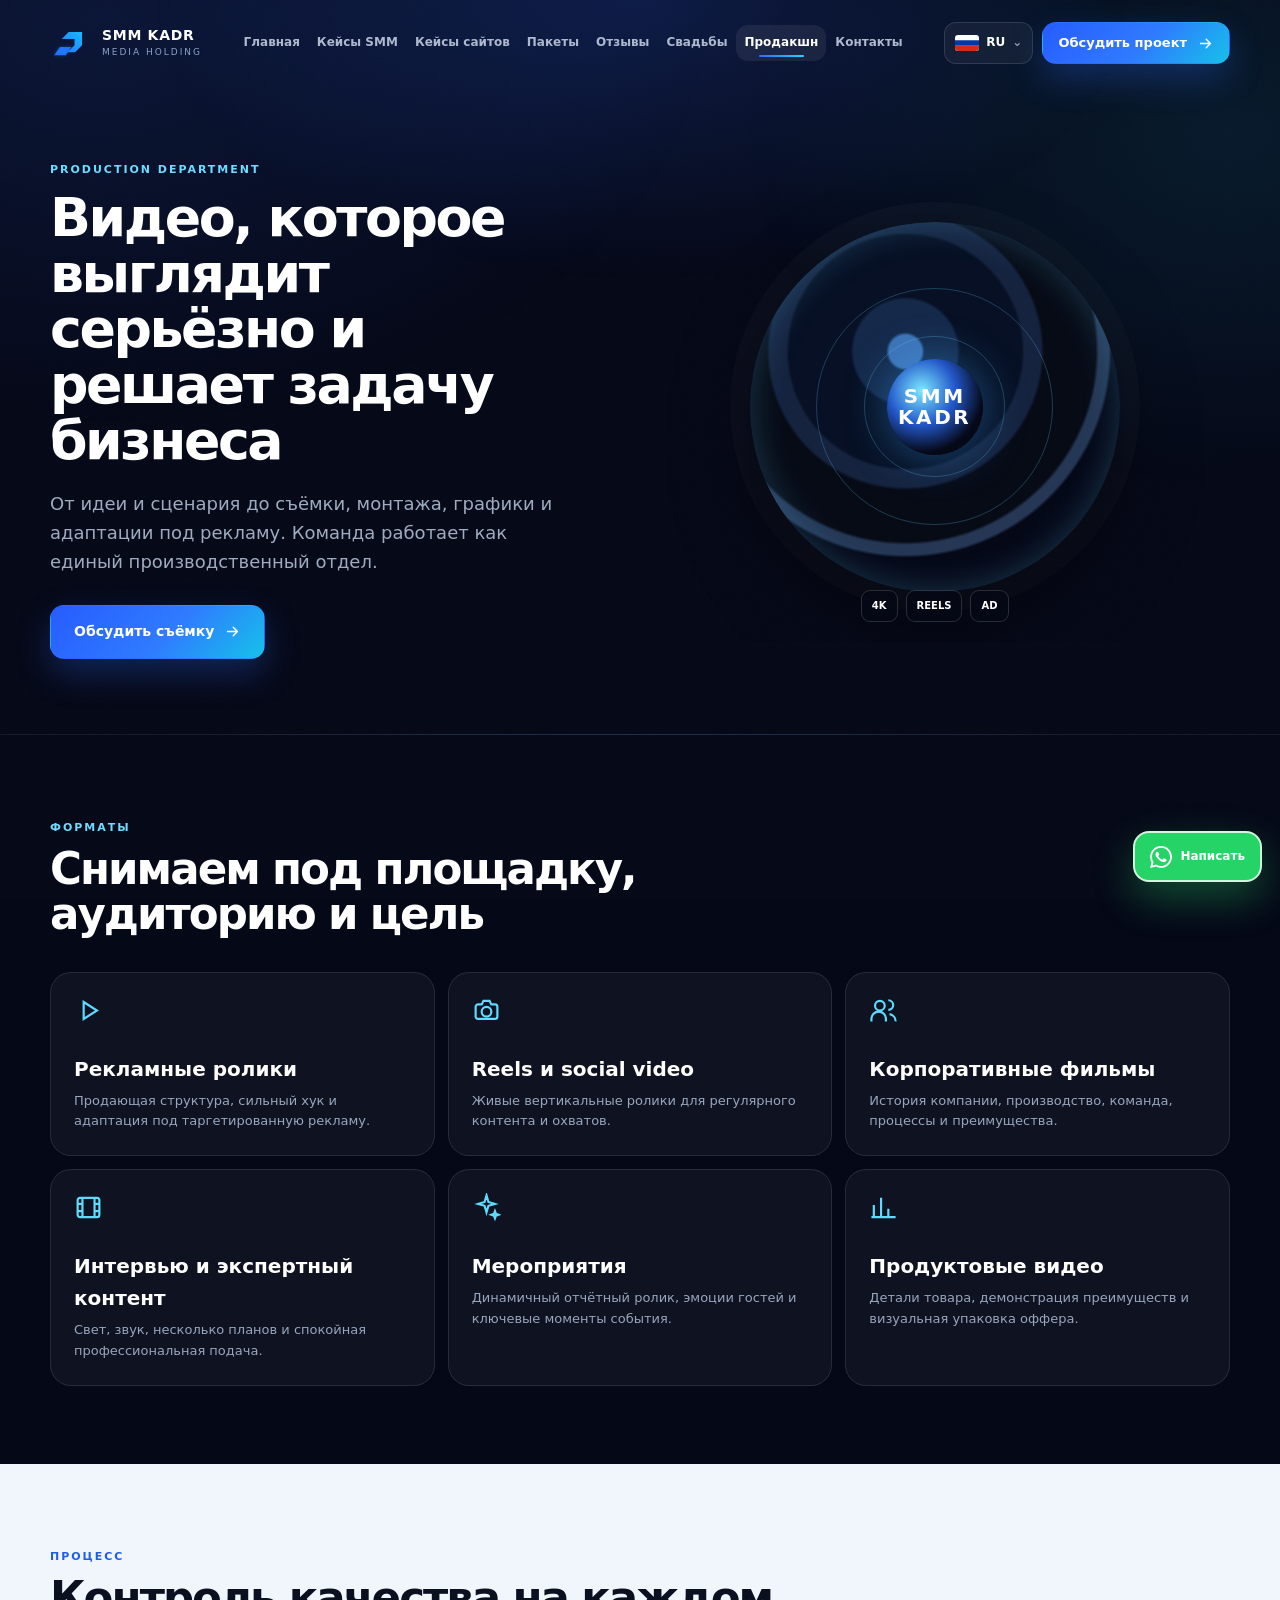
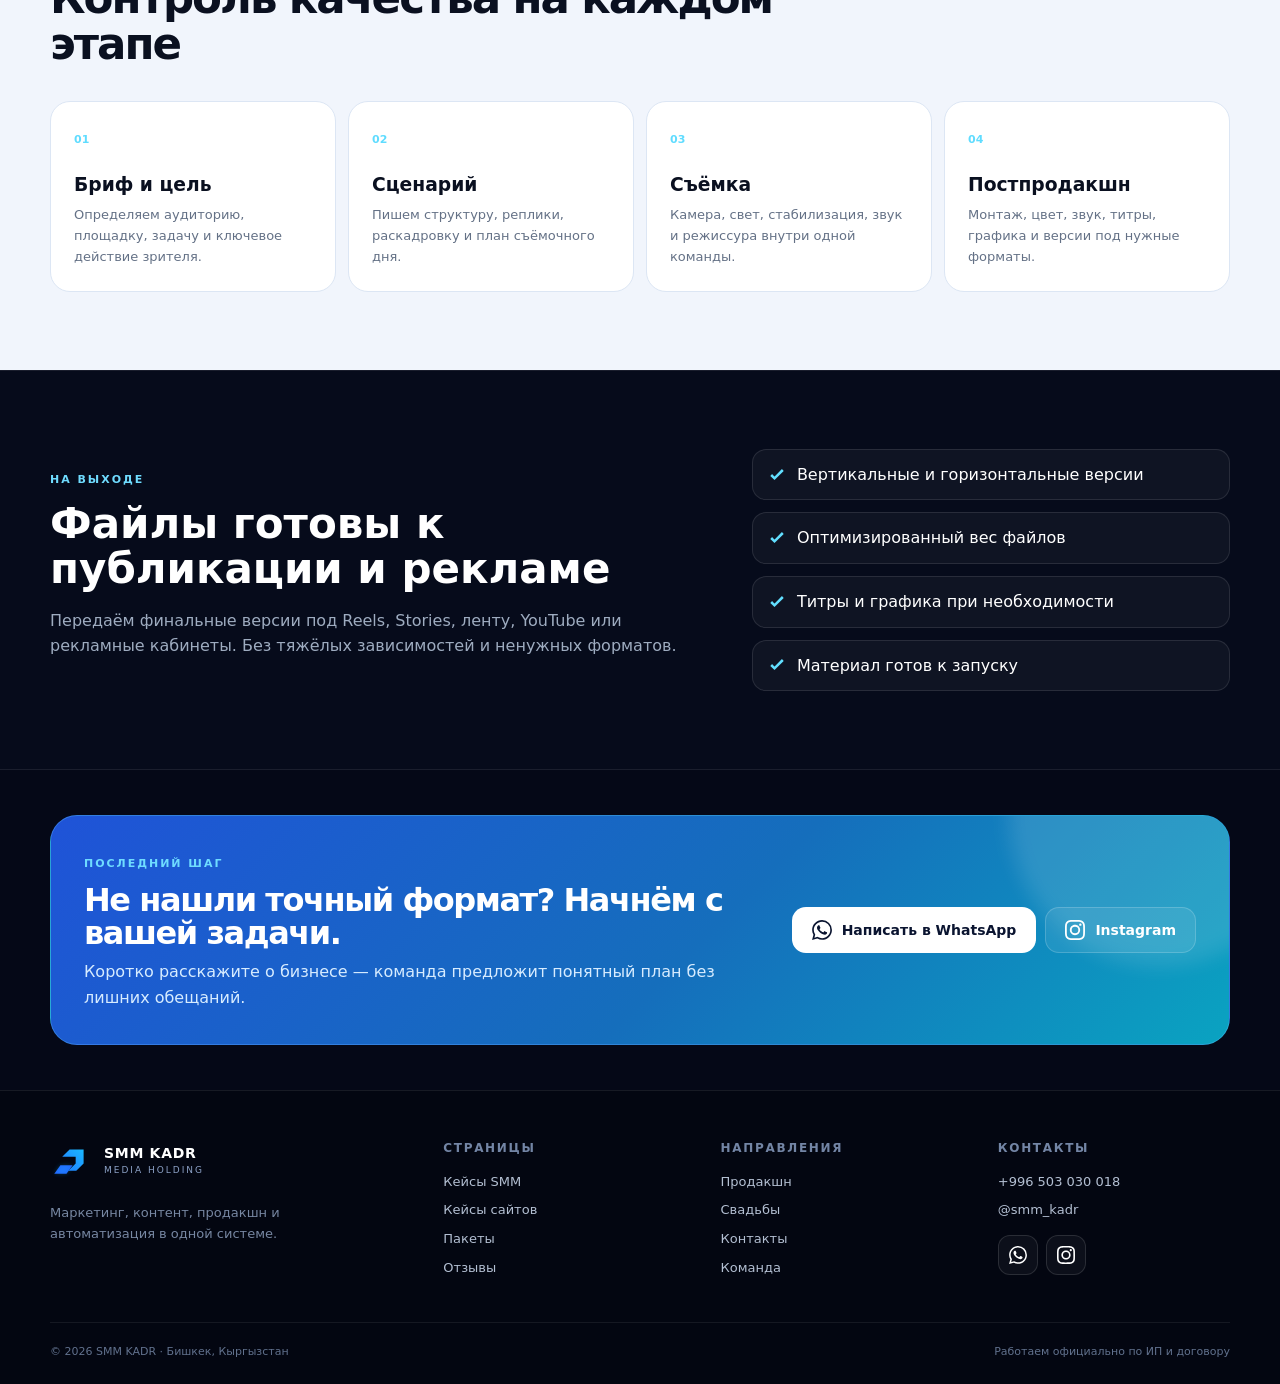
<file: production.html>
<!doctype html>
<!DOCTYPE html>

<html lang="ru">
<head>
<meta charset="utf-8"/><meta content="width=device-width,initial-scale=1,viewport-fit=cover" name="viewport"/><meta content="#050817" name="theme-color"/>
<meta content="Профессиональный видеопродакшн: рекламные ролики, Reels, интервью, события и корпоративное видео." name="description"/><meta content="Продакшн SMM KADR" property="og:title"/><meta content="Профессиональный видеопродакшн: рекламные ролики, Reels, интервью, события и корпоративное видео." property="og:description"/><meta content="assets/images/brand/og-cover.webp" property="og:image"/><meta content="website" property="og:type"/>
<title>Продакшн SMM KADR</title><link href="assets/images/brand/favicon.svg" rel="icon" type="image/svg+xml"/><link href="manifest.webmanifest" rel="manifest"/><link href="assets/css/styles.css" rel="stylesheet"/><script defer="" src="assets/js/app.js"></script>
</head><body data-page="production"><a class="skip-link" href="#main">Перейти к содержимому</a><div class="scroll-progress"><span></span></div><div class="page-noise"></div>
<header class="site-header" data-header="">
<div class="shell header-inner">
<a aria-label="SMM KADR — на главную" class="brand" data-page-link="" href="index.html">
<img alt="Логотип SMM KADR" height="42" src="assets/images/brand/logo-mark.svg" width="42"/>
<span><strong>SMM KADR</strong><small>MEDIA HOLDING</small></span>
</a>
<nav aria-label="Основная навигация" class="desktop-nav"><a data-i18n="nav.home" data-page-link="" href="index.html">Главная</a><a data-i18n="nav.cases" data-page-link="" href="cases.html">Кейсы SMM</a><a data-i18n="nav.sitecases" data-page-link="" href="site-cases.html">Кейсы сайтов</a><a data-i18n="nav.packages" data-page-link="" href="packages.html">Пакеты</a><a data-i18n="nav.reviews" data-page-link="" href="reviews.html">Отзывы</a><a data-i18n="nav.wedding" data-page-link="" href="wedding.html">Свадьбы</a><a class="is-active" data-i18n="nav.production" data-page-link="" href="production.html">Продакшн</a><a data-i18n="nav.contacts" data-page-link="" href="contacts.html">Контакты</a></nav>
<div class="header-actions">
<div class="lang-switch" data-lang-switch="">
<button aria-expanded="false" aria-haspopup="listbox" aria-label="Выбрать язык" class="lang-current" data-lang-toggle="" type="button">
<img alt="" data-current-flag="" height="16" src="assets/images/flags/ru.svg" width="24"/><span data-current-lang="">RU</span><b>⌄</b>
</button>
<div class="lang-menu" data-lang-menu="" role="listbox">
<button data-lang="ru" type="button"><img alt="" src="assets/images/flags/ru.svg"/>Русский</button>
<button data-lang="ky" type="button"><img alt="" src="assets/images/flags/kg.svg"/>Кыргызча</button>
<button data-lang="en" type="button"><img alt="" src="assets/images/flags/gb.svg"/>English</button>
<button data-lang="es" type="button"><img alt="" src="assets/images/flags/es.svg"/>Español</button>
</div>
</div>
<a class="button button--primary button--sm glow-button header-cta" href="https://wa.me/996503030018?text=%D0%97%D0%B4%D1%80%D0%B0%D0%B2%D1%81%D1%82%D0%B2%D1%83%D0%B9%D1%82%D0%B5!%20%D0%A5%D0%BE%D1%87%D1%83%20%D0%BE%D0%B1%D1%81%D1%83%D0%B4%D0%B8%D1%82%D1%8C%20%D0%BF%D1%80%D0%BE%D0%B5%D0%BA%D1%82%20%D1%81%20SMM%20KADR." rel="noreferrer" target="_blank"><span data-i18n="cta.discuss">Обсудить проект</span><svg aria-hidden="true" viewbox="0 0 24 24"><path d="M5 12h14M13 6l6 6-6 6"></path></svg></a>
<button aria-expanded="false" aria-label="Открыть меню" class="menu-toggle" data-menu-open="" type="button"><svg aria-hidden="true" viewbox="0 0 24 24"><path d="M4 7h16M4 12h16M4 17h16"></path></svg></button>
</div>
</div>
</header>
<aside aria-hidden="true" class="mobile-menu" data-menu="">
<button aria-label="Закрыть меню" class="mobile-menu__backdrop" data-menu-close=""></button>
<div class="mobile-menu__panel">
<div class="mobile-menu__head"><a class="brand" data-page-link="" href="index.html"><img alt="" height="40" src="assets/images/brand/logo-mark.svg" width="40"/><span><strong>SMM KADR</strong><small>MEDIA HOLDING</small></span></a><button aria-label="Закрыть" class="icon-button" data-menu-close=""><svg aria-hidden="true" viewbox="0 0 24 24"><path d="m6 6 12 12M18 6 6 18"></path></svg></button></div>
<nav><a data-i18n="nav.home" data-page-link="" href="index.html">Главная</a><a data-i18n="nav.cases" data-page-link="" href="cases.html">Кейсы SMM</a><a data-i18n="nav.sitecases" data-page-link="" href="site-cases.html">Кейсы сайтов</a><a data-i18n="nav.packages" data-page-link="" href="packages.html">Пакеты</a><a data-i18n="nav.reviews" data-page-link="" href="reviews.html">Отзывы</a><a data-i18n="nav.wedding" data-page-link="" href="wedding.html">Свадьбы</a><a class="is-active" data-i18n="nav.production" data-page-link="" href="production.html">Продакшн</a><a data-i18n="nav.contacts" data-page-link="" href="contacts.html">Контакты</a></nav>
<div class="mobile-lang">
<div class="lang-switch" data-lang-switch="">
<button aria-expanded="false" aria-haspopup="listbox" aria-label="Выбрать язык" class="lang-current" data-lang-toggle="" type="button">
<img alt="" data-current-flag="" height="16" src="assets/images/flags/ru.svg" width="24"/><span data-current-lang="">RU</span><b>⌄</b>
</button>
<div class="lang-menu" data-lang-menu="" role="listbox">
<button data-lang="ru" type="button"><img alt="" src="assets/images/flags/ru.svg"/>Русский</button>
<button data-lang="ky" type="button"><img alt="" src="assets/images/flags/kg.svg"/>Кыргызча</button>
<button data-lang="en" type="button"><img alt="" src="assets/images/flags/gb.svg"/>English</button>
<button data-lang="es" type="button"><img alt="" src="assets/images/flags/es.svg"/>Español</button>
</div>
</div></div>
<div class="mobile-menu__bottom"><a class="button button--primary glow-button" href="https://wa.me/996503030018?text=%D0%97%D0%B4%D1%80%D0%B0%D0%B2%D1%81%D1%82%D0%B2%D1%83%D0%B9%D1%82%D0%B5!%20%D0%A5%D0%BE%D1%87%D1%83%20%D0%BE%D0%B1%D1%81%D1%83%D0%B4%D0%B8%D1%82%D1%8C%20%D0%BF%D1%80%D0%BE%D0%B5%D0%BA%D1%82%20%D1%81%20SMM%20KADR." rel="noreferrer" target="_blank"><span class="brand-icon brand-icon--whatsapp"></span><span data-i18n="cta.whatsapp">Написать в WhatsApp</span></a><a href="tel:+996503030018">+996 503 030 018</a></div>
</div>
</aside>
<main id="main"><section class="page-hero page-hero--split"><div class="shell split-hero"><div class="reveal"><span class="eyebrow" data-i18n="production.eyebrow">Production department</span><h1 data-i18n="production.title">Видео, которое выглядит серьёзно и решает задачу бизнеса</h1><p data-i18n="production.lead">От идеи и сценария до съёмки, монтажа, графики и адаптации под рекламу. Команда работает как единый производственный отдел.</p><a class="button button--primary button--lg glow-button" href="https://wa.me/996503030018?text=%D0%97%D0%B4%D1%80%D0%B0%D0%B2%D1%81%D1%82%D0%B2%D1%83%D0%B9%D1%82%D0%B5!%20%D0%A5%D0%BE%D1%87%D1%83%20%D0%BE%D0%B1%D1%81%D1%83%D0%B4%D0%B8%D1%82%D1%8C%20%D0%BF%D1%80%D0%BE%D0%B5%D0%BA%D1%82%20%D1%81%20SMM%20KADR." rel="noreferrer" target="_blank"><span data-i18n="production.cta">Обсудить съёмку</span><svg aria-hidden="true" viewbox="0 0 24 24"><path d="M5 12h14M13 6l6 6-6 6"></path></svg></a></div><div class="production-visual reveal"><div class="lens"><i></i><b>SMM<br/>KADR</b></div><div class="production-labels"><span>4K</span><span>REELS</span><span>AD</span></div></div></div></section>
<section class="section"><div class="shell"><div class="section-head"><div><span class="eyebrow" data-i18n="production.formats">Форматы</span><h2 data-i18n="production.formats.title">Снимаем под площадку, аудиторию и цель</h2></div></div><div class="format-grid"><article class="reveal pointer-glow"><svg aria-hidden="true" viewbox="0 0 24 24"><path d="m8 5 11 7-11 7V5Z"></path></svg><h3 data-i18n="prod.ads">Рекламные ролики</h3><p data-i18n="prod.ads.text">Продающая структура, сильный хук и адаптация под таргетированную рекламу.</p></article><article class="reveal pointer-glow"><svg aria-hidden="true" viewbox="0 0 24 24"><path d="M14.5 4 16 7h3a2 2 0 0 1 2 2v8a2 2 0 0 1-2 2H5a2 2 0 0 1-2-2V9a2 2 0 0 1 2-2h3l1.5-3h5Z"></path><circle cx="12" cy="13" r="4"></circle></svg><h3 data-i18n="prod.reels">Reels и social video</h3><p data-i18n="prod.reels.text">Живые вертикальные ролики для регулярного контента и охватов.</p></article><article class="reveal pointer-glow"><svg aria-hidden="true" viewbox="0 0 24 24"><circle cx="9" cy="8" r="4"></circle><path d="M2 21v-2a6 6 0 0 1 12 0v2M16 3.5a4 4 0 0 1 0 8M17 15a6 6 0 0 1 5 6"></path></svg><h3 data-i18n="prod.corporate">Корпоративные фильмы</h3><p data-i18n="prod.corporate.text">История компании, производство, команда, процессы и преимущества.</p></article><article class="reveal pointer-glow"><svg aria-hidden="true" viewbox="0 0 24 24"><rect height="16" rx="2" width="18" x="3" y="4"></rect><path d="M7 4v16M17 4v16M3 9h4M17 9h4M3 15h4M17 15h4"></path></svg><h3 data-i18n="prod.interview">Интервью и экспертный контент</h3><p data-i18n="prod.interview.text">Свет, звук, несколько планов и спокойная профессиональная подача.</p></article><article class="reveal pointer-glow"><svg aria-hidden="true" viewbox="0 0 24 24"><path d="m12 2 1.6 5.4L19 9l-5.4 1.6L12 16l-1.6-5.4L5 9l5.4-1.6L12 2ZM19 15l.8 2.2L22 18l-2.2.8L19 21l-.8-2.2L16 18l2.2-.8L19 15Z"></path></svg><h3 data-i18n="prod.events">Мероприятия</h3><p data-i18n="prod.events.text">Динамичный отчётный ролик, эмоции гостей и ключевые моменты события.</p></article><article class="reveal pointer-glow"><svg aria-hidden="true" viewbox="0 0 24 24"><path d="M4 20V10M10 20V4M16 20v-7M22 20H2"></path></svg><h3 data-i18n="prod.product">Продуктовые видео</h3><p data-i18n="prod.product.text">Детали товара, демонстрация преимуществ и визуальная упаковка оффера.</p></article></div></div></section>
<section class="section section--soft"><div class="shell"><div class="section-head"><div><span class="eyebrow" data-i18n="production.pipeline">Процесс</span><h2 data-i18n="production.pipeline.title">Контроль качества на каждом этапе</h2></div></div><div class="production-pipeline"><article><b>01</b><h3 data-i18n="prod.brief">Бриф и цель</h3><p data-i18n="prod.brief.text">Определяем аудиторию, площадку, задачу и ключевое действие зрителя.</p></article><article><b>02</b><h3 data-i18n="prod.script">Сценарий</h3><p data-i18n="prod.script.text">Пишем структуру, реплики, раскадровку и план съёмочного дня.</p></article><article><b>03</b><h3 data-i18n="prod.shooting">Съёмка</h3><p data-i18n="prod.shooting.text">Камера, свет, стабилизация, звук и режиссура внутри одной команды.</p></article><article><b>04</b><h3 data-i18n="prod.post">Постпродакшн</h3><p data-i18n="prod.post.text">Монтаж, цвет, звук, титры, графика и версии под нужные форматы.</p></article></div></div></section>
<section class="section section--dark"><div class="shell output-panel"><div><span class="eyebrow" data-i18n="production.output">На выходе</span><h2 data-i18n="production.output.title">Файлы готовы к публикации и рекламе</h2><p data-i18n="production.output.text">Передаём финальные версии под Reels, Stories, ленту, YouTube или рекламные кабинеты. Без тяжёлых зависимостей и ненужных форматов.</p></div><ul><li><svg aria-hidden="true" viewbox="0 0 24 24"><path d="m5 12 4 4L19 6"></path></svg><span data-i18n="prod.out1">Вертикальные и горизонтальные версии</span></li><li><svg aria-hidden="true" viewbox="0 0 24 24"><path d="m5 12 4 4L19 6"></path></svg><span data-i18n="prod.out2">Оптимизированный вес файлов</span></li><li><svg aria-hidden="true" viewbox="0 0 24 24"><path d="m5 12 4 4L19 6"></path></svg><span data-i18n="prod.out3">Титры и графика при необходимости</span></li><li><svg aria-hidden="true" viewbox="0 0 24 24"><path d="m5 12 4 4L19 6"></path></svg><span data-i18n="prod.out4">Материал готов к запуску</span></li></ul></div></section></main>
<section class="final-cta section section--compact">
<div class="shell final-cta__card glow-panel reveal">
<div><span class="eyebrow" data-i18n="footer.eyebrow">Последний шаг</span><h2 data-i18n="footer.title">Не нашли точный формат? Начнём с вашей задачи.</h2><p data-i18n="footer.text">Коротко расскажите о бизнесе — команда предложит понятный план без лишних обещаний.</p></div>
<div class="final-cta__actions"><a class="button button--light glow-button" href="https://wa.me/996503030018?text=%D0%97%D0%B4%D1%80%D0%B0%D0%B2%D1%81%D1%82%D0%B2%D1%83%D0%B9%D1%82%D0%B5!%20%D0%A5%D0%BE%D1%87%D1%83%20%D0%BE%D0%B1%D1%81%D1%83%D0%B4%D0%B8%D1%82%D1%8C%20%D0%BF%D1%80%D0%BE%D0%B5%D0%BA%D1%82%20%D1%81%20SMM%20KADR." rel="noreferrer" target="_blank"><span class="brand-icon brand-icon--whatsapp"></span><span data-i18n="cta.whatsapp">Написать в WhatsApp</span></a><a class="button button--glass" href="https://www.instagram.com/smm_kadr?utm_source=ig_web_button_share_sheet&amp;igsh=ZDNlZDc0MzIxNw==" rel="noreferrer" target="_blank"><span class="brand-icon brand-icon--instagram"></span>Instagram</a></div>
</div>
</section>
<footer class="site-footer">
<div class="shell footer-grid">
<div class="footer-brand"><a class="brand" data-page-link="" href="index.html"><img alt="SMM KADR" height="44" src="assets/images/brand/logo-mark.svg" width="44"/><span><strong>SMM KADR</strong><small>MEDIA HOLDING</small></span></a><p data-i18n="footer.about">Маркетинг, контент, продакшн и автоматизация в одной системе.</p></div>
<div><h3 data-i18n="footer.pages">Страницы</h3><a data-i18n="nav.cases" data-page-link="" href="cases.html">Кейсы SMM</a><a data-i18n="nav.sitecases" data-page-link="" href="site-cases.html">Кейсы сайтов</a><a data-i18n="nav.packages" data-page-link="" href="packages.html">Пакеты</a><a data-i18n="nav.reviews" data-page-link="" href="reviews.html">Отзывы</a></div>
<div><h3 data-i18n="footer.directions">Направления</h3><a data-i18n="nav.production" data-page-link="" href="production.html">Продакшн</a><a data-i18n="nav.wedding" data-page-link="" href="wedding.html">Свадьбы</a><a data-i18n="nav.contacts" data-page-link="" href="contacts.html">Контакты</a><a data-i18n="footer.team" data-page-link="" href="index.html#team">Команда</a></div>
<div><h3 data-i18n="footer.contacts">Контакты</h3><a href="tel:+996503030018">+996 503 030 018</a><a href="https://www.instagram.com/smm_kadr?utm_source=ig_web_button_share_sheet&amp;igsh=ZDNlZDc0MzIxNw==" rel="noreferrer" target="_blank">@smm_kadr</a><div class="socials"><a aria-label="WhatsApp" href="https://wa.me/996503030018?text=%D0%97%D0%B4%D1%80%D0%B0%D0%B2%D1%81%D1%82%D0%B2%D1%83%D0%B9%D1%82%D0%B5!%20%D0%A5%D0%BE%D1%87%D1%83%20%D0%BE%D0%B1%D1%81%D1%83%D0%B4%D0%B8%D1%82%D1%8C%20%D0%BF%D1%80%D0%BE%D0%B5%D0%BA%D1%82%20%D1%81%20SMM%20KADR." rel="noreferrer" target="_blank"><span class="brand-icon brand-icon--whatsapp"></span></a><a aria-label="Instagram" href="https://www.instagram.com/smm_kadr?utm_source=ig_web_button_share_sheet&amp;igsh=ZDNlZDc0MzIxNw==" rel="noreferrer" target="_blank"><span class="brand-icon brand-icon--instagram"></span></a></div></div>
</div>
<div class="shell footer-bottom"><span>© 2026 SMM KADR · Бишкек, Кыргызстан</span><span data-i18n="footer.legal">Работаем официально по ИП и договору</span></div>
</footer>
<dialog class="inquiry-modal" data-inquiry-modal="">
<button aria-label="Закрыть" class="inquiry-backdrop" data-inquiry-close="" type="button"></button>
<form class="inquiry-card" data-inquiry-form="">
<button aria-label="Закрыть" class="modal-close" data-inquiry-close="" type="button">
<svg aria-hidden="true" viewbox="0 0 24 24"><path d="m6 6 12 12M18 6 6 18"></path></svg>
</button>
<span class="eyebrow" data-i18n="inquiry.eyebrow">Свяжемся с вами</span>
<h2 data-i18n="inquiry.title">С чего начнём?</h2>
<p data-i18n="inquiry.text">Выберите причину обращения и оставьте пару деталей. Сообщение сразу откроется в WhatsApp.</p>
<label><span data-i18n="inquiry.reason">Причина обращения</span>
<select name="reason" required="">
<option data-i18n="inquiry.project" value="Обсудить проект">Обсудить проект</option>
<option data-i18n="inquiry.consult" value="Получить консультацию">Получить консультацию</option>
<option data-i18n="inquiry.review" value="Оставить отзыв">Оставить отзыв</option>
<option data-i18n="inquiry.coop" value="Предложить сотрудничество">Предложить сотрудничество</option>
<option data-i18n="inquiry.other" value="Другой вопрос">Другой вопрос</option>
</select>
</label>
<div class="form-two">
<label><span data-i18n="contact.name">Ваше имя</span><input autocomplete="name" name="name" placeholder="Например, Азамат" required=""/></label>
<label><span data-i18n="contact.phone">Телефон</span><input autocomplete="tel" inputmode="tel" name="phone" placeholder="+996 ___ ___ ___"/></label>
</div>
<label><span data-i18n="contact.company">Компания или проект</span><input name="company" placeholder="Название или ниша"/></label>
<label><span data-i18n="contact.message">Комментарий</span><textarea name="message" placeholder="Коротко опишите, что нужно" rows="4"></textarea></label>
<button class="button button--primary glow-button" type="submit"><span class="brand-icon brand-icon--whatsapp"></span><span data-i18n="inquiry.send">Продолжить в WhatsApp</span></button>
</form>
</dialog><a aria-label="Написать в WhatsApp" class="floating-whatsapp" href="https://wa.me/996503030018?text=%D0%97%D0%B4%D1%80%D0%B0%D0%B2%D1%81%D1%82%D0%B2%D1%83%D0%B9%D1%82%D0%B5!%20%D0%A5%D0%BE%D1%87%D1%83%20%D0%BE%D0%B1%D1%81%D1%83%D0%B4%D0%B8%D1%82%D1%8C%20%D0%BF%D1%80%D0%BE%D0%B5%D0%BA%D1%82%20%D1%81%20SMM%20KADR." rel="noreferrer" target="_blank"><span class="brand-icon brand-icon--whatsapp"></span><span data-i18n="cta.chat">Написать</span></a>
</body></html>
</file>
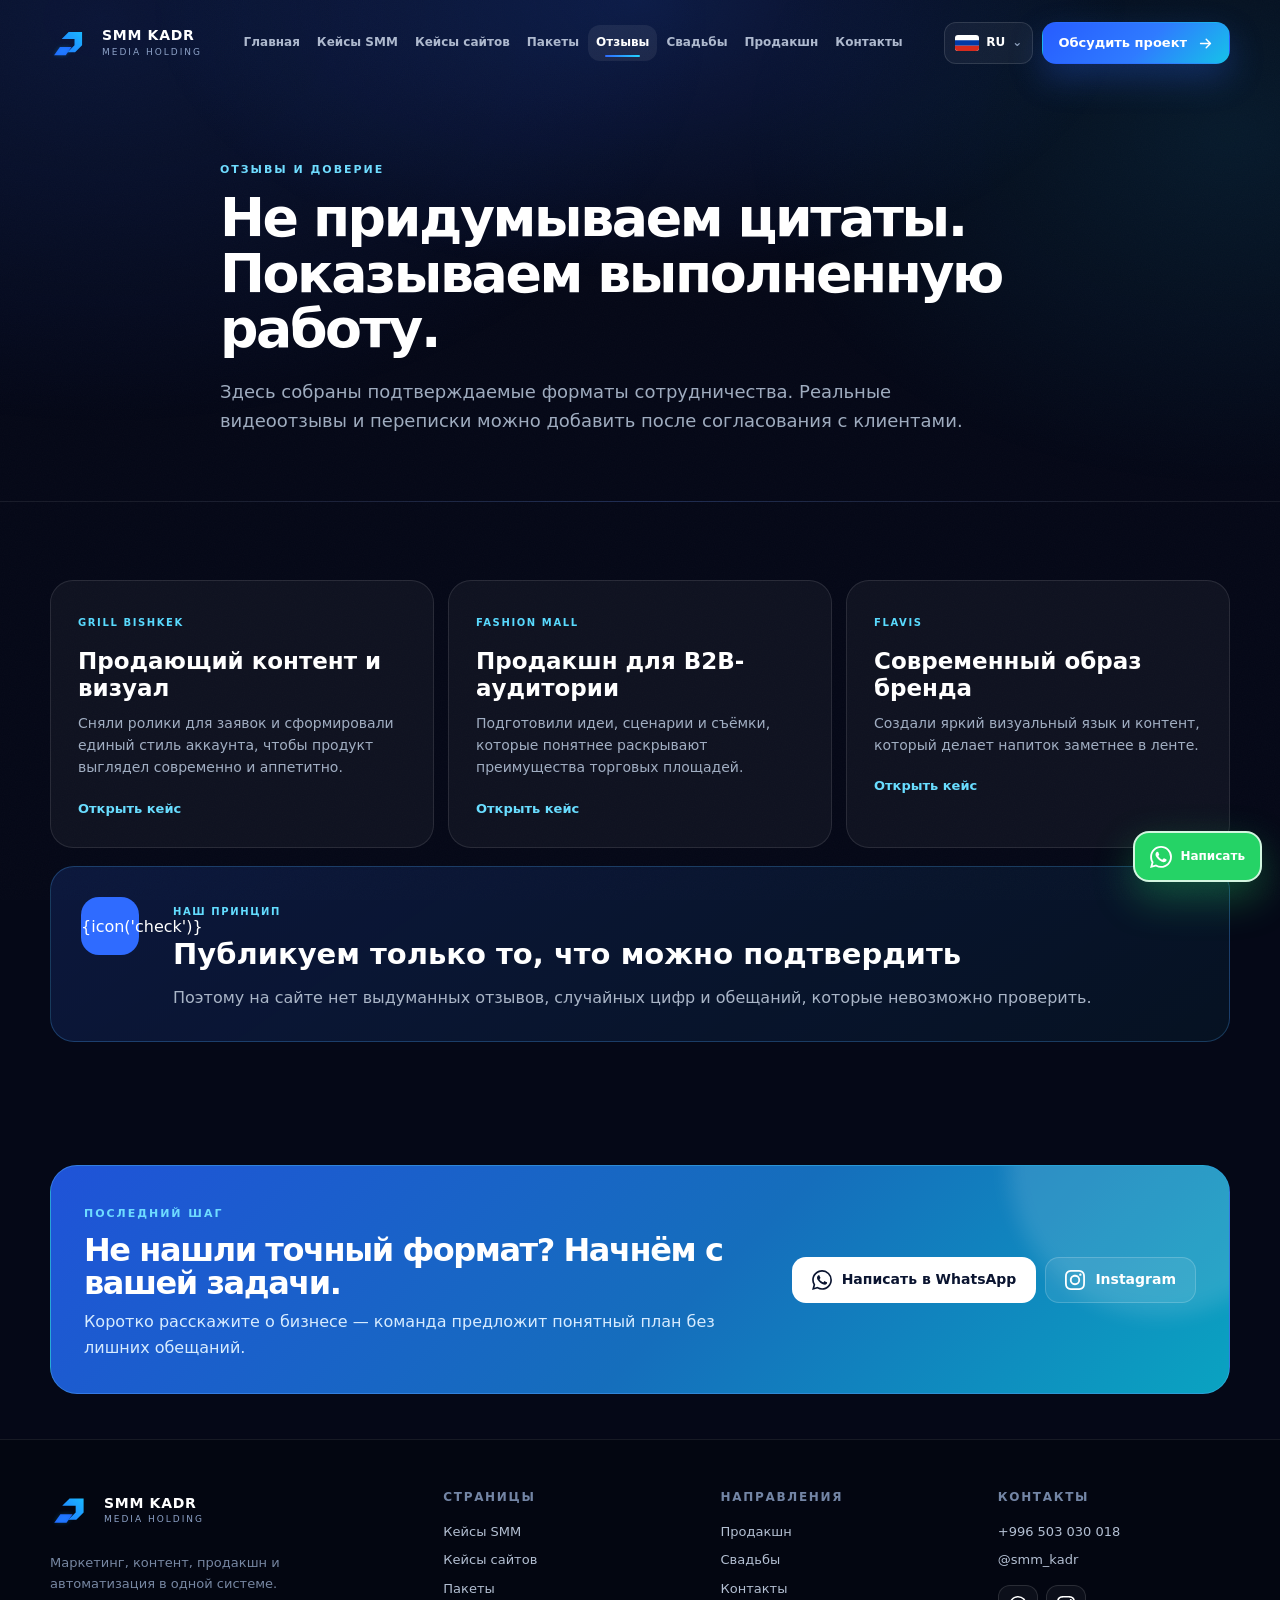
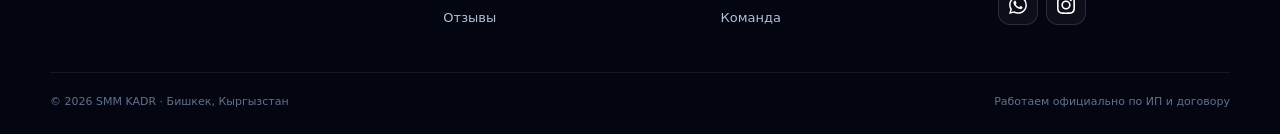
<file: reviews.html>
<!doctype html>
<!DOCTYPE html>

<html lang="ru">
<head>
<meta charset="utf-8"/><meta content="width=device-width,initial-scale=1,viewport-fit=cover" name="viewport"/><meta content="#050817" name="theme-color"/>
<meta content="Подтверждаемые результаты и форматы сотрудничества SMM KADR без выдуманных отзывов." name="description"/><meta content="Отзывы и результаты SMM KADR" property="og:title"/><meta content="Подтверждаемые результаты и форматы сотрудничества SMM KADR без выдуманных отзывов." property="og:description"/><meta content="assets/images/brand/og-cover.webp" property="og:image"/><meta content="website" property="og:type"/>
<title>Отзывы и результаты SMM KADR</title><link href="assets/images/brand/favicon.svg" rel="icon" type="image/svg+xml"/><link href="manifest.webmanifest" rel="manifest"/><link href="assets/css/styles.css" rel="stylesheet"/><script defer="" src="assets/js/app.js"></script>
</head><body data-page="reviews"><a class="skip-link" href="#main">Перейти к содержимому</a><div class="scroll-progress"><span></span></div><div class="page-noise"></div>
<header class="site-header" data-header="">
<div class="shell header-inner">
<a aria-label="SMM KADR — на главную" class="brand" data-page-link="" href="index.html">
<img alt="Логотип SMM KADR" height="42" src="assets/images/brand/logo-mark.svg" width="42"/>
<span><strong>SMM KADR</strong><small>MEDIA HOLDING</small></span>
</a>
<nav aria-label="Основная навигация" class="desktop-nav"><a data-i18n="nav.home" data-page-link="" href="index.html">Главная</a><a data-i18n="nav.cases" data-page-link="" href="cases.html">Кейсы SMM</a><a data-i18n="nav.sitecases" data-page-link="" href="site-cases.html">Кейсы сайтов</a><a data-i18n="nav.packages" data-page-link="" href="packages.html">Пакеты</a><a class="is-active" data-i18n="nav.reviews" data-page-link="" href="reviews.html">Отзывы</a><a data-i18n="nav.wedding" data-page-link="" href="wedding.html">Свадьбы</a><a data-i18n="nav.production" data-page-link="" href="production.html">Продакшн</a><a data-i18n="nav.contacts" data-page-link="" href="contacts.html">Контакты</a></nav>
<div class="header-actions">
<div class="lang-switch" data-lang-switch="">
<button aria-expanded="false" aria-haspopup="listbox" aria-label="Выбрать язык" class="lang-current" data-lang-toggle="" type="button">
<img alt="" data-current-flag="" height="16" src="assets/images/flags/ru.svg" width="24"/><span data-current-lang="">RU</span><b>⌄</b>
</button>
<div class="lang-menu" data-lang-menu="" role="listbox">
<button data-lang="ru" type="button"><img alt="" src="assets/images/flags/ru.svg"/>Русский</button>
<button data-lang="ky" type="button"><img alt="" src="assets/images/flags/kg.svg"/>Кыргызча</button>
<button data-lang="en" type="button"><img alt="" src="assets/images/flags/gb.svg"/>English</button>
<button data-lang="es" type="button"><img alt="" src="assets/images/flags/es.svg"/>Español</button>
</div>
</div>
<a class="button button--primary button--sm glow-button header-cta" href="https://wa.me/996503030018?text=%D0%97%D0%B4%D1%80%D0%B0%D0%B2%D1%81%D1%82%D0%B2%D1%83%D0%B9%D1%82%D0%B5!%20%D0%A5%D0%BE%D1%87%D1%83%20%D0%BE%D0%B1%D1%81%D1%83%D0%B4%D0%B8%D1%82%D1%8C%20%D0%BF%D1%80%D0%BE%D0%B5%D0%BA%D1%82%20%D1%81%20SMM%20KADR." rel="noreferrer" target="_blank"><span data-i18n="cta.discuss">Обсудить проект</span><svg aria-hidden="true" viewbox="0 0 24 24"><path d="M5 12h14M13 6l6 6-6 6"></path></svg></a>
<button aria-expanded="false" aria-label="Открыть меню" class="menu-toggle" data-menu-open="" type="button"><svg aria-hidden="true" viewbox="0 0 24 24"><path d="M4 7h16M4 12h16M4 17h16"></path></svg></button>
</div>
</div>
</header>
<aside aria-hidden="true" class="mobile-menu" data-menu="">
<button aria-label="Закрыть меню" class="mobile-menu__backdrop" data-menu-close=""></button>
<div class="mobile-menu__panel">
<div class="mobile-menu__head"><a class="brand" data-page-link="" href="index.html"><img alt="" height="40" src="assets/images/brand/logo-mark.svg" width="40"/><span><strong>SMM KADR</strong><small>MEDIA HOLDING</small></span></a><button aria-label="Закрыть" class="icon-button" data-menu-close=""><svg aria-hidden="true" viewbox="0 0 24 24"><path d="m6 6 12 12M18 6 6 18"></path></svg></button></div>
<nav><a data-i18n="nav.home" data-page-link="" href="index.html">Главная</a><a data-i18n="nav.cases" data-page-link="" href="cases.html">Кейсы SMM</a><a data-i18n="nav.sitecases" data-page-link="" href="site-cases.html">Кейсы сайтов</a><a data-i18n="nav.packages" data-page-link="" href="packages.html">Пакеты</a><a class="is-active" data-i18n="nav.reviews" data-page-link="" href="reviews.html">Отзывы</a><a data-i18n="nav.wedding" data-page-link="" href="wedding.html">Свадьбы</a><a data-i18n="nav.production" data-page-link="" href="production.html">Продакшн</a><a data-i18n="nav.contacts" data-page-link="" href="contacts.html">Контакты</a></nav>
<div class="mobile-lang">
<div class="lang-switch" data-lang-switch="">
<button aria-expanded="false" aria-haspopup="listbox" aria-label="Выбрать язык" class="lang-current" data-lang-toggle="" type="button">
<img alt="" data-current-flag="" height="16" src="assets/images/flags/ru.svg" width="24"/><span data-current-lang="">RU</span><b>⌄</b>
</button>
<div class="lang-menu" data-lang-menu="" role="listbox">
<button data-lang="ru" type="button"><img alt="" src="assets/images/flags/ru.svg"/>Русский</button>
<button data-lang="ky" type="button"><img alt="" src="assets/images/flags/kg.svg"/>Кыргызча</button>
<button data-lang="en" type="button"><img alt="" src="assets/images/flags/gb.svg"/>English</button>
<button data-lang="es" type="button"><img alt="" src="assets/images/flags/es.svg"/>Español</button>
</div>
</div></div>
<div class="mobile-menu__bottom"><a class="button button--primary glow-button" href="https://wa.me/996503030018?text=%D0%97%D0%B4%D1%80%D0%B0%D0%B2%D1%81%D1%82%D0%B2%D1%83%D0%B9%D1%82%D0%B5!%20%D0%A5%D0%BE%D1%87%D1%83%20%D0%BE%D0%B1%D1%81%D1%83%D0%B4%D0%B8%D1%82%D1%8C%20%D0%BF%D1%80%D0%BE%D0%B5%D0%BA%D1%82%20%D1%81%20SMM%20KADR." rel="noreferrer" target="_blank"><span class="brand-icon brand-icon--whatsapp"></span><span data-i18n="cta.whatsapp">Написать в WhatsApp</span></a><a href="tel:+996503030018">+996 503 030 018</a></div>
</div>
</aside>
<main id="main"><section class="page-hero"><div class="shell narrow reveal"><span class="eyebrow" data-i18n="reviews.eyebrow">Отзывы и доверие</span><h1 data-i18n="reviews.title">Не придумываем цитаты. Показываем выполненную работу.</h1><p data-i18n="reviews.lead">Здесь собраны подтверждаемые форматы сотрудничества. Реальные видеоотзывы и переписки можно добавить после согласования с клиентами.</p></div></section><section class="section"><div class="shell"><div class="trust-cards"><article class="reveal pointer-glow"><span>GRILL BISHKEK</span><h2 data-i18n="reviews.grill.title">Продающий контент и визуал</h2><p data-i18n="reviews.grill.text">Сняли ролики для заявок и сформировали единый стиль аккаунта, чтобы продукт выглядел современно и аппетитно.</p><a data-i18n="reviews.case" data-page-link="" href="cases.html">Открыть кейс</a></article><article class="reveal pointer-glow"><span>FASHION MALL</span><h2 data-i18n="reviews.fashion.title">Продакшн для B2B-аудитории</h2><p data-i18n="reviews.fashion.text">Подготовили идеи, сценарии и съёмки, которые понятнее раскрывают преимущества торговых площадей.</p><a data-i18n="reviews.case" data-page-link="" href="cases.html">Открыть кейс</a></article><article class="reveal pointer-glow"><span>FLAVIS</span><h2 data-i18n="reviews.flavis.title">Современный образ бренда</h2><p data-i18n="reviews.flavis.text">Создали яркий визуальный язык и контент, который делает напиток заметнее в ленте.</p><a data-i18n="reviews.case" data-page-link="" href="cases.html">Открыть кейс</a></article></div><div class="proof-panel reveal"><div>{icon('check')}</div><div><span data-i18n="reviews.principle">Наш принцип</span><h2 data-i18n="reviews.principle.title">Публикуем только то, что можно подтвердить</h2><p data-i18n="reviews.principle.text">Поэтому на сайте нет выдуманных отзывов, случайных цифр и обещаний, которые невозможно проверить.</p></div></div></div></section></main>
<section class="final-cta section section--compact">
<div class="shell final-cta__card glow-panel reveal">
<div><span class="eyebrow" data-i18n="footer.eyebrow">Последний шаг</span><h2 data-i18n="footer.title">Не нашли точный формат? Начнём с вашей задачи.</h2><p data-i18n="footer.text">Коротко расскажите о бизнесе — команда предложит понятный план без лишних обещаний.</p></div>
<div class="final-cta__actions"><a class="button button--light glow-button" href="https://wa.me/996503030018?text=%D0%97%D0%B4%D1%80%D0%B0%D0%B2%D1%81%D1%82%D0%B2%D1%83%D0%B9%D1%82%D0%B5!%20%D0%A5%D0%BE%D1%87%D1%83%20%D0%BE%D0%B1%D1%81%D1%83%D0%B4%D0%B8%D1%82%D1%8C%20%D0%BF%D1%80%D0%BE%D0%B5%D0%BA%D1%82%20%D1%81%20SMM%20KADR." rel="noreferrer" target="_blank"><span class="brand-icon brand-icon--whatsapp"></span><span data-i18n="cta.whatsapp">Написать в WhatsApp</span></a><a class="button button--glass" href="https://www.instagram.com/smm_kadr?utm_source=ig_web_button_share_sheet&amp;igsh=ZDNlZDc0MzIxNw==" rel="noreferrer" target="_blank"><span class="brand-icon brand-icon--instagram"></span>Instagram</a></div>
</div>
</section>
<footer class="site-footer">
<div class="shell footer-grid">
<div class="footer-brand"><a class="brand" data-page-link="" href="index.html"><img alt="SMM KADR" height="44" src="assets/images/brand/logo-mark.svg" width="44"/><span><strong>SMM KADR</strong><small>MEDIA HOLDING</small></span></a><p data-i18n="footer.about">Маркетинг, контент, продакшн и автоматизация в одной системе.</p></div>
<div><h3 data-i18n="footer.pages">Страницы</h3><a data-i18n="nav.cases" data-page-link="" href="cases.html">Кейсы SMM</a><a data-i18n="nav.sitecases" data-page-link="" href="site-cases.html">Кейсы сайтов</a><a data-i18n="nav.packages" data-page-link="" href="packages.html">Пакеты</a><a data-i18n="nav.reviews" data-page-link="" href="reviews.html">Отзывы</a></div>
<div><h3 data-i18n="footer.directions">Направления</h3><a data-i18n="nav.production" data-page-link="" href="production.html">Продакшн</a><a data-i18n="nav.wedding" data-page-link="" href="wedding.html">Свадьбы</a><a data-i18n="nav.contacts" data-page-link="" href="contacts.html">Контакты</a><a data-i18n="footer.team" data-page-link="" href="index.html#team">Команда</a></div>
<div><h3 data-i18n="footer.contacts">Контакты</h3><a href="tel:+996503030018">+996 503 030 018</a><a href="https://www.instagram.com/smm_kadr?utm_source=ig_web_button_share_sheet&amp;igsh=ZDNlZDc0MzIxNw==" rel="noreferrer" target="_blank">@smm_kadr</a><div class="socials"><a aria-label="WhatsApp" href="https://wa.me/996503030018?text=%D0%97%D0%B4%D1%80%D0%B0%D0%B2%D1%81%D1%82%D0%B2%D1%83%D0%B9%D1%82%D0%B5!%20%D0%A5%D0%BE%D1%87%D1%83%20%D0%BE%D0%B1%D1%81%D1%83%D0%B4%D0%B8%D1%82%D1%8C%20%D0%BF%D1%80%D0%BE%D0%B5%D0%BA%D1%82%20%D1%81%20SMM%20KADR." rel="noreferrer" target="_blank"><span class="brand-icon brand-icon--whatsapp"></span></a><a aria-label="Instagram" href="https://www.instagram.com/smm_kadr?utm_source=ig_web_button_share_sheet&amp;igsh=ZDNlZDc0MzIxNw==" rel="noreferrer" target="_blank"><span class="brand-icon brand-icon--instagram"></span></a></div></div>
</div>
<div class="shell footer-bottom"><span>© 2026 SMM KADR · Бишкек, Кыргызстан</span><span data-i18n="footer.legal">Работаем официально по ИП и договору</span></div>
</footer>
<dialog class="inquiry-modal" data-inquiry-modal="">
<button aria-label="Закрыть" class="inquiry-backdrop" data-inquiry-close="" type="button"></button>
<form class="inquiry-card" data-inquiry-form="">
<button aria-label="Закрыть" class="modal-close" data-inquiry-close="" type="button">
<svg aria-hidden="true" viewbox="0 0 24 24"><path d="m6 6 12 12M18 6 6 18"></path></svg>
</button>
<span class="eyebrow" data-i18n="inquiry.eyebrow">Свяжемся с вами</span>
<h2 data-i18n="inquiry.title">С чего начнём?</h2>
<p data-i18n="inquiry.text">Выберите причину обращения и оставьте пару деталей. Сообщение сразу откроется в WhatsApp.</p>
<label><span data-i18n="inquiry.reason">Причина обращения</span>
<select name="reason" required="">
<option data-i18n="inquiry.project" value="Обсудить проект">Обсудить проект</option>
<option data-i18n="inquiry.consult" value="Получить консультацию">Получить консультацию</option>
<option data-i18n="inquiry.review" value="Оставить отзыв">Оставить отзыв</option>
<option data-i18n="inquiry.coop" value="Предложить сотрудничество">Предложить сотрудничество</option>
<option data-i18n="inquiry.other" value="Другой вопрос">Другой вопрос</option>
</select>
</label>
<div class="form-two">
<label><span data-i18n="contact.name">Ваше имя</span><input autocomplete="name" name="name" placeholder="Например, Азамат" required=""/></label>
<label><span data-i18n="contact.phone">Телефон</span><input autocomplete="tel" inputmode="tel" name="phone" placeholder="+996 ___ ___ ___"/></label>
</div>
<label><span data-i18n="contact.company">Компания или проект</span><input name="company" placeholder="Название или ниша"/></label>
<label><span data-i18n="contact.message">Комментарий</span><textarea name="message" placeholder="Коротко опишите, что нужно" rows="4"></textarea></label>
<button class="button button--primary glow-button" type="submit"><span class="brand-icon brand-icon--whatsapp"></span><span data-i18n="inquiry.send">Продолжить в WhatsApp</span></button>
</form>
</dialog><a aria-label="Написать в WhatsApp" class="floating-whatsapp" href="https://wa.me/996503030018?text=%D0%97%D0%B4%D1%80%D0%B0%D0%B2%D1%81%D1%82%D0%B2%D1%83%D0%B9%D1%82%D0%B5!%20%D0%A5%D0%BE%D1%87%D1%83%20%D0%BE%D0%B1%D1%81%D1%83%D0%B4%D0%B8%D1%82%D1%8C%20%D0%BF%D1%80%D0%BE%D0%B5%D0%BA%D1%82%20%D1%81%20SMM%20KADR." rel="noreferrer" target="_blank"><span class="brand-icon brand-icon--whatsapp"></span><span data-i18n="cta.chat">Написать</span></a>
</body></html>
</file>
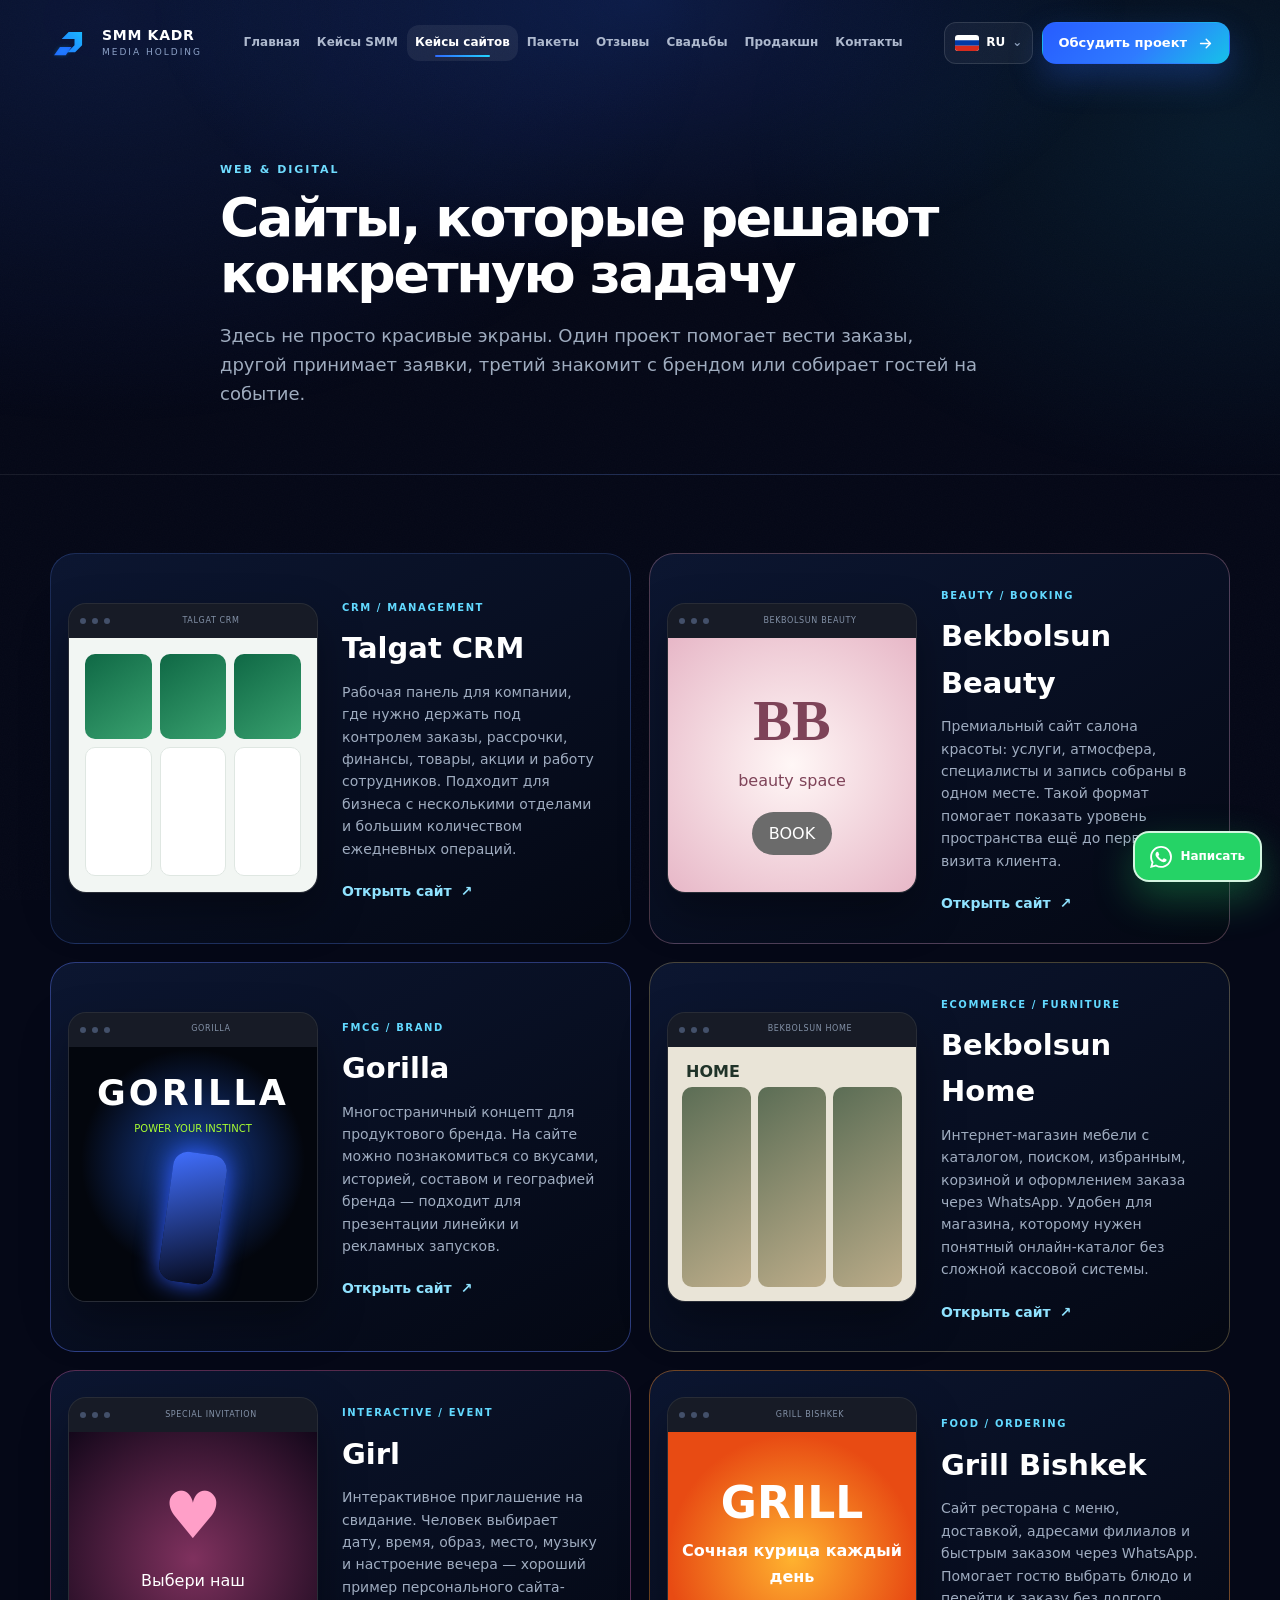
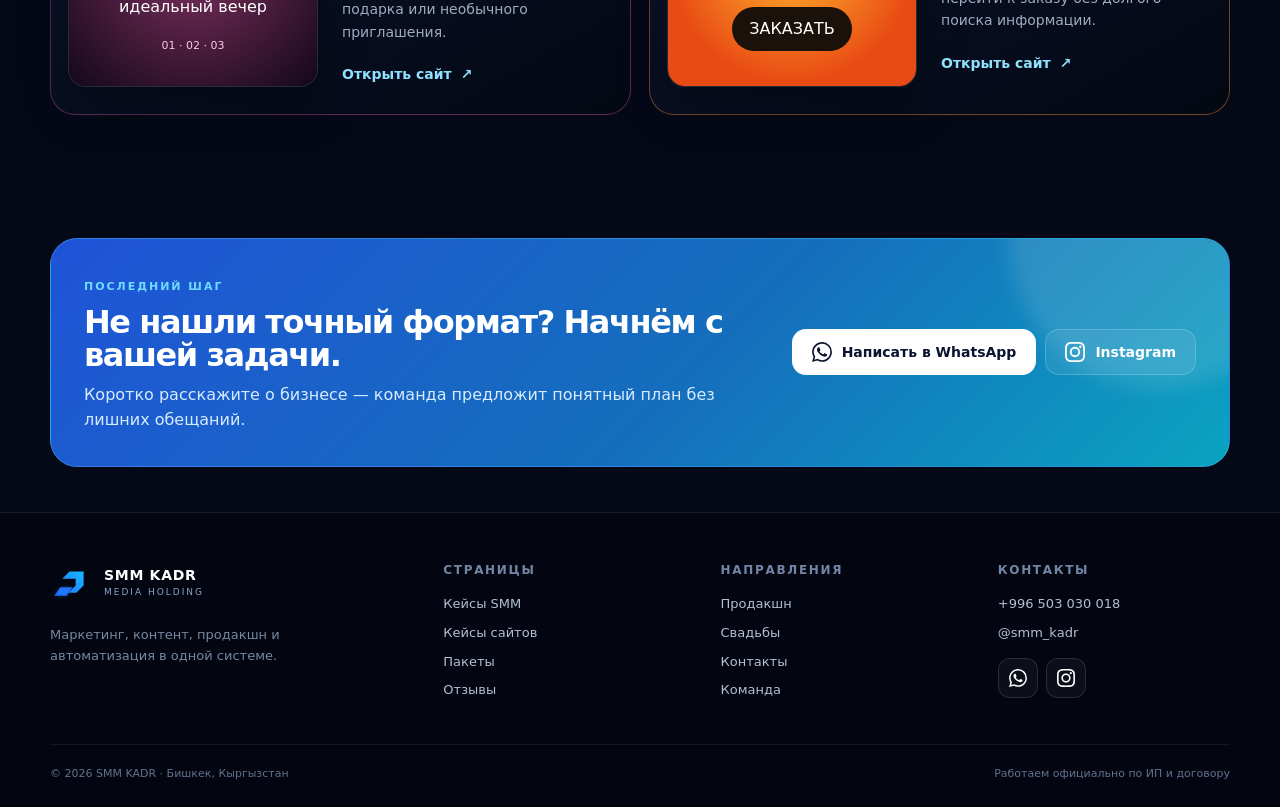
<file: site-cases.html>
<!doctype html>
<!DOCTYPE html>

<!DOCTYPE html>

<!DOCTYPE html>

<html lang="ru">
<head>
<meta charset="utf-8"/><meta content="width=device-width,initial-scale=1,viewport-fit=cover" name="viewport"/><meta content="#050817" name="theme-color"/>
<meta content="Сайты и digital-продукты SMM KADR: CRM, интернет-магазины, брендовые лендинги, приглашения и сайты для ресторанов." name="description"/><meta content="Кейсы SMM KADR" property="og:title"/><meta content="Кейсы Grill Bishkek, Fashion Mall и Flavis: цель, выполненная работа и визуальный результат." property="og:description"/><meta content="assets/images/brand/og-cover.webp" property="og:image"/><meta content="website" property="og:type"/>
<title>Кейсы сайтов SMM KADR — разработка и автоматизация</title><link href="assets/images/brand/favicon.svg" rel="icon" type="image/svg+xml"/><link href="manifest.webmanifest" rel="manifest"/><link href="assets/css/styles.css" rel="stylesheet"/><script defer="" src="assets/js/app.js"></script>
</head><body data-page="cases"><a class="skip-link" href="#main">Перейти к содержимому</a><div class="scroll-progress"><span></span></div><div class="page-noise"></div>
<header class="site-header" data-header="">
<div class="shell header-inner">
<a aria-label="SMM KADR — на главную" class="brand" data-page-link="" href="index.html">
<img alt="Логотип SMM KADR" height="42" src="assets/images/brand/logo-mark.svg" width="42"/>
<span><strong>SMM KADR</strong><small>MEDIA HOLDING</small></span>
</a>
<nav aria-label="Основная навигация" class="desktop-nav"><a data-i18n="nav.home" data-page-link="" href="index.html">Главная</a><a data-i18n="nav.cases" data-page-link="" href="cases.html">Кейсы SMM</a><a class="is-active" data-i18n="nav.sitecases" data-page-link="" href="site-cases.html">Кейсы сайтов</a><a data-i18n="nav.packages" data-page-link="" href="packages.html">Пакеты</a><a data-i18n="nav.reviews" data-page-link="" href="reviews.html">Отзывы</a><a data-i18n="nav.wedding" data-page-link="" href="wedding.html">Свадьбы</a><a data-i18n="nav.production" data-page-link="" href="production.html">Продакшн</a><a data-i18n="nav.contacts" data-page-link="" href="contacts.html">Контакты</a></nav>
<div class="header-actions">
<div class="lang-switch" data-lang-switch="">
<button aria-expanded="false" aria-haspopup="listbox" aria-label="Выбрать язык" class="lang-current" data-lang-toggle="" type="button">
<img alt="" data-current-flag="" height="16" src="assets/images/flags/ru.svg" width="24"/><span data-current-lang="">RU</span><b>⌄</b>
</button>
<div class="lang-menu" data-lang-menu="" role="listbox">
<button data-lang="ru" type="button"><img alt="" src="assets/images/flags/ru.svg"/>Русский</button>
<button data-lang="ky" type="button"><img alt="" src="assets/images/flags/kg.svg"/>Кыргызча</button>
<button data-lang="en" type="button"><img alt="" src="assets/images/flags/gb.svg"/>English</button>
<button data-lang="es" type="button"><img alt="" src="assets/images/flags/es.svg"/>Español</button>
</div>
</div>
<a class="button button--primary button--sm glow-button header-cta" href="https://wa.me/996503030018?text=%D0%97%D0%B4%D1%80%D0%B0%D0%B2%D1%81%D1%82%D0%B2%D1%83%D0%B9%D1%82%D0%B5!%20%D0%A5%D0%BE%D1%87%D1%83%20%D0%BE%D0%B1%D1%81%D1%83%D0%B4%D0%B8%D1%82%D1%8C%20%D0%BF%D1%80%D0%BE%D0%B5%D0%BA%D1%82%20%D1%81%20SMM%20KADR." rel="noreferrer" target="_blank"><span data-i18n="cta.discuss">Обсудить проект</span><svg aria-hidden="true" viewbox="0 0 24 24"><path d="M5 12h14M13 6l6 6-6 6"></path></svg></a>
<button aria-expanded="false" aria-label="Открыть меню" class="menu-toggle" data-menu-open="" type="button"><svg aria-hidden="true" viewbox="0 0 24 24"><path d="M4 7h16M4 12h16M4 17h16"></path></svg></button>
</div>
</div>
</header>
<aside aria-hidden="true" class="mobile-menu" data-menu="">
<button aria-label="Закрыть меню" class="mobile-menu__backdrop" data-menu-close=""></button>
<div class="mobile-menu__panel">
<div class="mobile-menu__head"><a class="brand" data-page-link="" href="index.html"><img alt="" height="40" src="assets/images/brand/logo-mark.svg" width="40"/><span><strong>SMM KADR</strong><small>MEDIA HOLDING</small></span></a><button aria-label="Закрыть" class="icon-button" data-menu-close=""><svg aria-hidden="true" viewbox="0 0 24 24"><path d="m6 6 12 12M18 6 6 18"></path></svg></button></div>
<nav><a data-i18n="nav.home" data-page-link="" href="index.html">Главная</a><a data-i18n="nav.cases" data-page-link="" href="cases.html">Кейсы SMM</a><a class="is-active" data-i18n="nav.sitecases" data-page-link="" href="site-cases.html">Кейсы сайтов</a><a data-i18n="nav.packages" data-page-link="" href="packages.html">Пакеты</a><a data-i18n="nav.reviews" data-page-link="" href="reviews.html">Отзывы</a><a data-i18n="nav.wedding" data-page-link="" href="wedding.html">Свадьбы</a><a data-i18n="nav.production" data-page-link="" href="production.html">Продакшн</a><a data-i18n="nav.contacts" data-page-link="" href="contacts.html">Контакты</a></nav>
<div class="mobile-lang">
<div class="lang-switch" data-lang-switch="">
<button aria-expanded="false" aria-haspopup="listbox" aria-label="Выбрать язык" class="lang-current" data-lang-toggle="" type="button">
<img alt="" data-current-flag="" height="16" src="assets/images/flags/ru.svg" width="24"/><span data-current-lang="">RU</span><b>⌄</b>
</button>
<div class="lang-menu" data-lang-menu="" role="listbox">
<button data-lang="ru" type="button"><img alt="" src="assets/images/flags/ru.svg"/>Русский</button>
<button data-lang="ky" type="button"><img alt="" src="assets/images/flags/kg.svg"/>Кыргызча</button>
<button data-lang="en" type="button"><img alt="" src="assets/images/flags/gb.svg"/>English</button>
<button data-lang="es" type="button"><img alt="" src="assets/images/flags/es.svg"/>Español</button>
</div>
</div></div>
<div class="mobile-menu__bottom"><a class="button button--primary glow-button" href="https://wa.me/996503030018?text=%D0%97%D0%B4%D1%80%D0%B0%D0%B2%D1%81%D1%82%D0%B2%D1%83%D0%B9%D1%82%D0%B5!%20%D0%A5%D0%BE%D1%87%D1%83%20%D0%BE%D0%B1%D1%81%D1%83%D0%B4%D0%B8%D1%82%D1%8C%20%D0%BF%D1%80%D0%BE%D0%B5%D0%BA%D1%82%20%D1%81%20SMM%20KADR." rel="noreferrer" target="_blank"><span class="brand-icon brand-icon--whatsapp"></span><span data-i18n="cta.whatsapp">Написать в WhatsApp</span></a><a href="tel:+996503030018">+996 503 030 018</a></div>
</div>
</aside>
<main id="main">
<section class="page-hero"><div class="shell narrow reveal"><span class="eyebrow" data-i18n="sitecases.eyebrow">Web &amp; digital</span><h1 data-i18n="sitecases.title">Сайты, которые решают конкретную задачу</h1><p data-i18n="sitecases.lead">Здесь не просто красивые экраны. Один проект помогает вести заказы, другой принимает заявки, третий знакомит с брендом или собирает гостей на событие.</p></div></section>
<section class="section"><div class="shell website-case-grid">
<article class="website-case reveal pointer-glow theme-crm"><div class="site-window"><div class="site-window__bar"><i></i><i></i><i></i><span>TALGAT CRM</span></div><div class="mini-crm"><b></b><b></b><b></b><em></em><em></em><em></em></div></div><div class="website-case__copy"><span>CRM / MANAGEMENT</span><h2>Talgat CRM</h2><p data-i18n="sitecase.crm">Рабочая панель для компании, где нужно держать под контролем заказы, рассрочки, финансы, товары, акции и работу сотрудников. Подходит для бизнеса с несколькими отделами и большим количеством ежедневных операций.</p><a class="text-link" href="https://jambekbolsun-coder.github.io/Talgat_CRM1/" rel="noreferrer" target="_blank"><span data-i18n="sitecases.open">Открыть сайт</span> ↗</a></div></article>
<article class="website-case reveal pointer-glow theme-beauty"><div class="site-window"><div class="site-window__bar"><i></i><i></i><i></i><span>BEKBOLSUN BEAUTY</span></div><div class="mini-beauty"><strong>BB</strong><span>beauty space</span><button>BOOK</button></div></div><div class="website-case__copy"><span>BEAUTY / BOOKING</span><h2>Bekbolsun Beauty</h2><p data-i18n="sitecase.beauty">Премиальный сайт салона красоты: услуги, атмосфера, специалисты и запись собраны в одном месте. Такой формат помогает показать уровень пространства ещё до первого визита клиента.</p><a class="text-link" href="https://jambekbolsun-coder.github.io/Bekbolsun-Beaty/" rel="noreferrer" target="_blank"><span data-i18n="sitecases.open">Открыть сайт</span> ↗</a></div></article>
<article class="website-case reveal pointer-glow theme-gorilla"><div class="site-window"><div class="site-window__bar"><i></i><i></i><i></i><span>GORILLA</span></div><div class="mini-gorilla"><strong>GORILLA</strong><span>POWER YOUR INSTINCT</span><div></div></div></div><div class="website-case__copy"><span>FMCG / BRAND</span><h2>Gorilla</h2><p data-i18n="sitecase.gorilla">Многостраничный концепт для продуктового бренда. На сайте можно познакомиться со вкусами, историей, составом и географией бренда — подходит для презентации линейки и рекламных запусков.</p><a class="text-link" href="https://jambekbolsun-coder.github.io/Gorilla/" rel="noreferrer" target="_blank"><span data-i18n="sitecases.open">Открыть сайт</span> ↗</a></div></article>
<article class="website-case reveal pointer-glow theme-home"><div class="site-window"><div class="site-window__bar"><i></i><i></i><i></i><span>BEKBOLSUN HOME</span></div><div class="mini-home"><div></div><div></div><div></div><strong>HOME</strong></div></div><div class="website-case__copy"><span>ECOMMERCE / FURNITURE</span><h2>Bekbolsun Home</h2><p data-i18n="sitecase.home">Интернет-магазин мебели с каталогом, поиском, избранным, корзиной и оформлением заказа через WhatsApp. Удобен для магазина, которому нужен понятный онлайн-каталог без сложной кассовой системы.</p><a class="text-link" href="https://jambekbolsun-coder.github.io/HOME/" rel="noreferrer" target="_blank"><span data-i18n="sitecases.open">Открыть сайт</span> ↗</a></div></article>
<article class="website-case reveal pointer-glow theme-girl"><div class="site-window"><div class="site-window__bar"><i></i><i></i><i></i><span>SPECIAL INVITATION</span></div><div class="mini-girl"><strong>♥</strong><span>Выбери наш идеальный вечер</span><div>01 · 02 · 03</div></div></div><div class="website-case__copy"><span>INTERACTIVE / EVENT</span><h2>Girl</h2><p data-i18n="sitecase.girl">Интерактивное приглашение на свидание. Человек выбирает дату, время, образ, место, музыку и настроение вечера — хороший пример персонального сайта-подарка или необычного приглашения.</p><a class="text-link" href="https://jambekbolsun-coder.github.io/Girl/" rel="noreferrer" target="_blank"><span data-i18n="sitecases.open">Открыть сайт</span> ↗</a></div></article>
<article class="website-case reveal pointer-glow theme-chicken"><div class="site-window"><div class="site-window__bar"><i></i><i></i><i></i><span>GRILL BISHKEK</span></div><div class="mini-chicken"><strong>GRILL</strong><span>Сочная курица каждый день</span><button>ЗАКАЗАТЬ</button></div></div><div class="website-case__copy"><span>FOOD / ORDERING</span><h2>Grill Bishkek</h2><p data-i18n="sitecase.chicken">Сайт ресторана с меню, доставкой, адресами филиалов и быстрым заказом через WhatsApp. Помогает гостю выбрать блюдо и перейти к заказу без долгого поиска информации.</p><a class="text-link" href="https://jambekbolsun-coder.github.io/Chiken/" rel="noreferrer" target="_blank"><span data-i18n="sitecases.open">Открыть сайт</span> ↗</a></div></article>
</div></section></main>
<section class="final-cta section section--compact">
<div class="shell final-cta__card glow-panel reveal">
<div><span class="eyebrow" data-i18n="footer.eyebrow">Последний шаг</span><h2 data-i18n="footer.title">Не нашли точный формат? Начнём с вашей задачи.</h2><p data-i18n="footer.text">Коротко расскажите о бизнесе — команда предложит понятный план без лишних обещаний.</p></div>
<div class="final-cta__actions"><a class="button button--light glow-button" href="https://wa.me/996503030018?text=%D0%97%D0%B4%D1%80%D0%B0%D0%B2%D1%81%D1%82%D0%B2%D1%83%D0%B9%D1%82%D0%B5!%20%D0%A5%D0%BE%D1%87%D1%83%20%D0%BE%D0%B1%D1%81%D1%83%D0%B4%D0%B8%D1%82%D1%8C%20%D0%BF%D1%80%D0%BE%D0%B5%D0%BA%D1%82%20%D1%81%20SMM%20KADR." rel="noreferrer" target="_blank"><span class="brand-icon brand-icon--whatsapp"></span><span data-i18n="cta.whatsapp">Написать в WhatsApp</span></a><a class="button button--glass" href="https://www.instagram.com/smm_kadr?utm_source=ig_web_button_share_sheet&amp;igsh=ZDNlZDc0MzIxNw==" rel="noreferrer" target="_blank"><span class="brand-icon brand-icon--instagram"></span>Instagram</a></div>
</div>
</section>
<footer class="site-footer">
<div class="shell footer-grid">
<div class="footer-brand"><a class="brand" data-page-link="" href="index.html"><img alt="SMM KADR" height="44" src="assets/images/brand/logo-mark.svg" width="44"/><span><strong>SMM KADR</strong><small>MEDIA HOLDING</small></span></a><p data-i18n="footer.about">Маркетинг, контент, продакшн и автоматизация в одной системе.</p></div>
<div><h3 data-i18n="footer.pages">Страницы</h3><a data-i18n="nav.cases" data-page-link="" href="cases.html">Кейсы SMM</a><a data-i18n="nav.sitecases" data-page-link="" href="site-cases.html">Кейсы сайтов</a><a data-i18n="nav.packages" data-page-link="" href="packages.html">Пакеты</a><a data-i18n="nav.reviews" data-page-link="" href="reviews.html">Отзывы</a></div>
<div><h3 data-i18n="footer.directions">Направления</h3><a data-i18n="nav.production" data-page-link="" href="production.html">Продакшн</a><a data-i18n="nav.wedding" data-page-link="" href="wedding.html">Свадьбы</a><a data-i18n="nav.contacts" data-page-link="" href="contacts.html">Контакты</a><a data-i18n="footer.team" data-page-link="" href="index.html#team">Команда</a></div>
<div><h3 data-i18n="footer.contacts">Контакты</h3><a href="tel:+996503030018">+996 503 030 018</a><a href="https://www.instagram.com/smm_kadr?utm_source=ig_web_button_share_sheet&amp;igsh=ZDNlZDc0MzIxNw==" rel="noreferrer" target="_blank">@smm_kadr</a><div class="socials"><a aria-label="WhatsApp" href="https://wa.me/996503030018?text=%D0%97%D0%B4%D1%80%D0%B0%D0%B2%D1%81%D1%82%D0%B2%D1%83%D0%B9%D1%82%D0%B5!%20%D0%A5%D0%BE%D1%87%D1%83%20%D0%BE%D0%B1%D1%81%D1%83%D0%B4%D0%B8%D1%82%D1%8C%20%D0%BF%D1%80%D0%BE%D0%B5%D0%BA%D1%82%20%D1%81%20SMM%20KADR." rel="noreferrer" target="_blank"><span class="brand-icon brand-icon--whatsapp"></span></a><a aria-label="Instagram" href="https://www.instagram.com/smm_kadr?utm_source=ig_web_button_share_sheet&amp;igsh=ZDNlZDc0MzIxNw==" rel="noreferrer" target="_blank"><span class="brand-icon brand-icon--instagram"></span></a></div></div>
</div>
<div class="shell footer-bottom"><span>© 2026 SMM KADR · Бишкек, Кыргызстан</span><span data-i18n="footer.legal">Работаем официально по ИП и договору</span></div>
</footer>
<dialog class="inquiry-modal" data-inquiry-modal="">
<button aria-label="Закрыть" class="inquiry-backdrop" data-inquiry-close="" type="button"></button>
<form class="inquiry-card" data-inquiry-form="">
<button aria-label="Закрыть" class="modal-close" data-inquiry-close="" type="button">
<svg aria-hidden="true" viewbox="0 0 24 24"><path d="m6 6 12 12M18 6 6 18"></path></svg>
</button>
<span class="eyebrow" data-i18n="inquiry.eyebrow">Свяжемся с вами</span>
<h2 data-i18n="inquiry.title">С чего начнём?</h2>
<p data-i18n="inquiry.text">Выберите причину обращения и оставьте пару деталей. Сообщение сразу откроется в WhatsApp.</p>
<label><span data-i18n="inquiry.reason">Причина обращения</span>
<select name="reason" required="">
<option data-i18n="inquiry.project" value="Обсудить проект">Обсудить проект</option>
<option data-i18n="inquiry.consult" value="Получить консультацию">Получить консультацию</option>
<option data-i18n="inquiry.review" value="Оставить отзыв">Оставить отзыв</option>
<option data-i18n="inquiry.coop" value="Предложить сотрудничество">Предложить сотрудничество</option>
<option data-i18n="inquiry.other" value="Другой вопрос">Другой вопрос</option>
</select>
</label>
<div class="form-two">
<label><span data-i18n="contact.name">Ваше имя</span><input autocomplete="name" name="name" placeholder="Например, Азамат" required=""/></label>
<label><span data-i18n="contact.phone">Телефон</span><input autocomplete="tel" inputmode="tel" name="phone" placeholder="+996 ___ ___ ___"/></label>
</div>
<label><span data-i18n="contact.company">Компания или проект</span><input name="company" placeholder="Название или ниша"/></label>
<label><span data-i18n="contact.message">Комментарий</span><textarea name="message" placeholder="Коротко опишите, что нужно" rows="4"></textarea></label>
<button class="button button--primary glow-button" type="submit"><span class="brand-icon brand-icon--whatsapp"></span><span data-i18n="inquiry.send">Продолжить в WhatsApp</span></button>
</form>
</dialog><a aria-label="Написать в WhatsApp" class="floating-whatsapp" href="https://wa.me/996503030018?text=%D0%97%D0%B4%D1%80%D0%B0%D0%B2%D1%81%D1%82%D0%B2%D1%83%D0%B9%D1%82%D0%B5!%20%D0%A5%D0%BE%D1%87%D1%83%20%D0%BE%D0%B1%D1%81%D1%83%D0%B4%D0%B8%D1%82%D1%8C%20%D0%BF%D1%80%D0%BE%D0%B5%D0%BA%D1%82%20%D1%81%20SMM%20KADR." rel="noreferrer" target="_blank"><span class="brand-icon brand-icon--whatsapp"></span><span data-i18n="cta.chat">Написать</span></a>
</body></html>
</file>
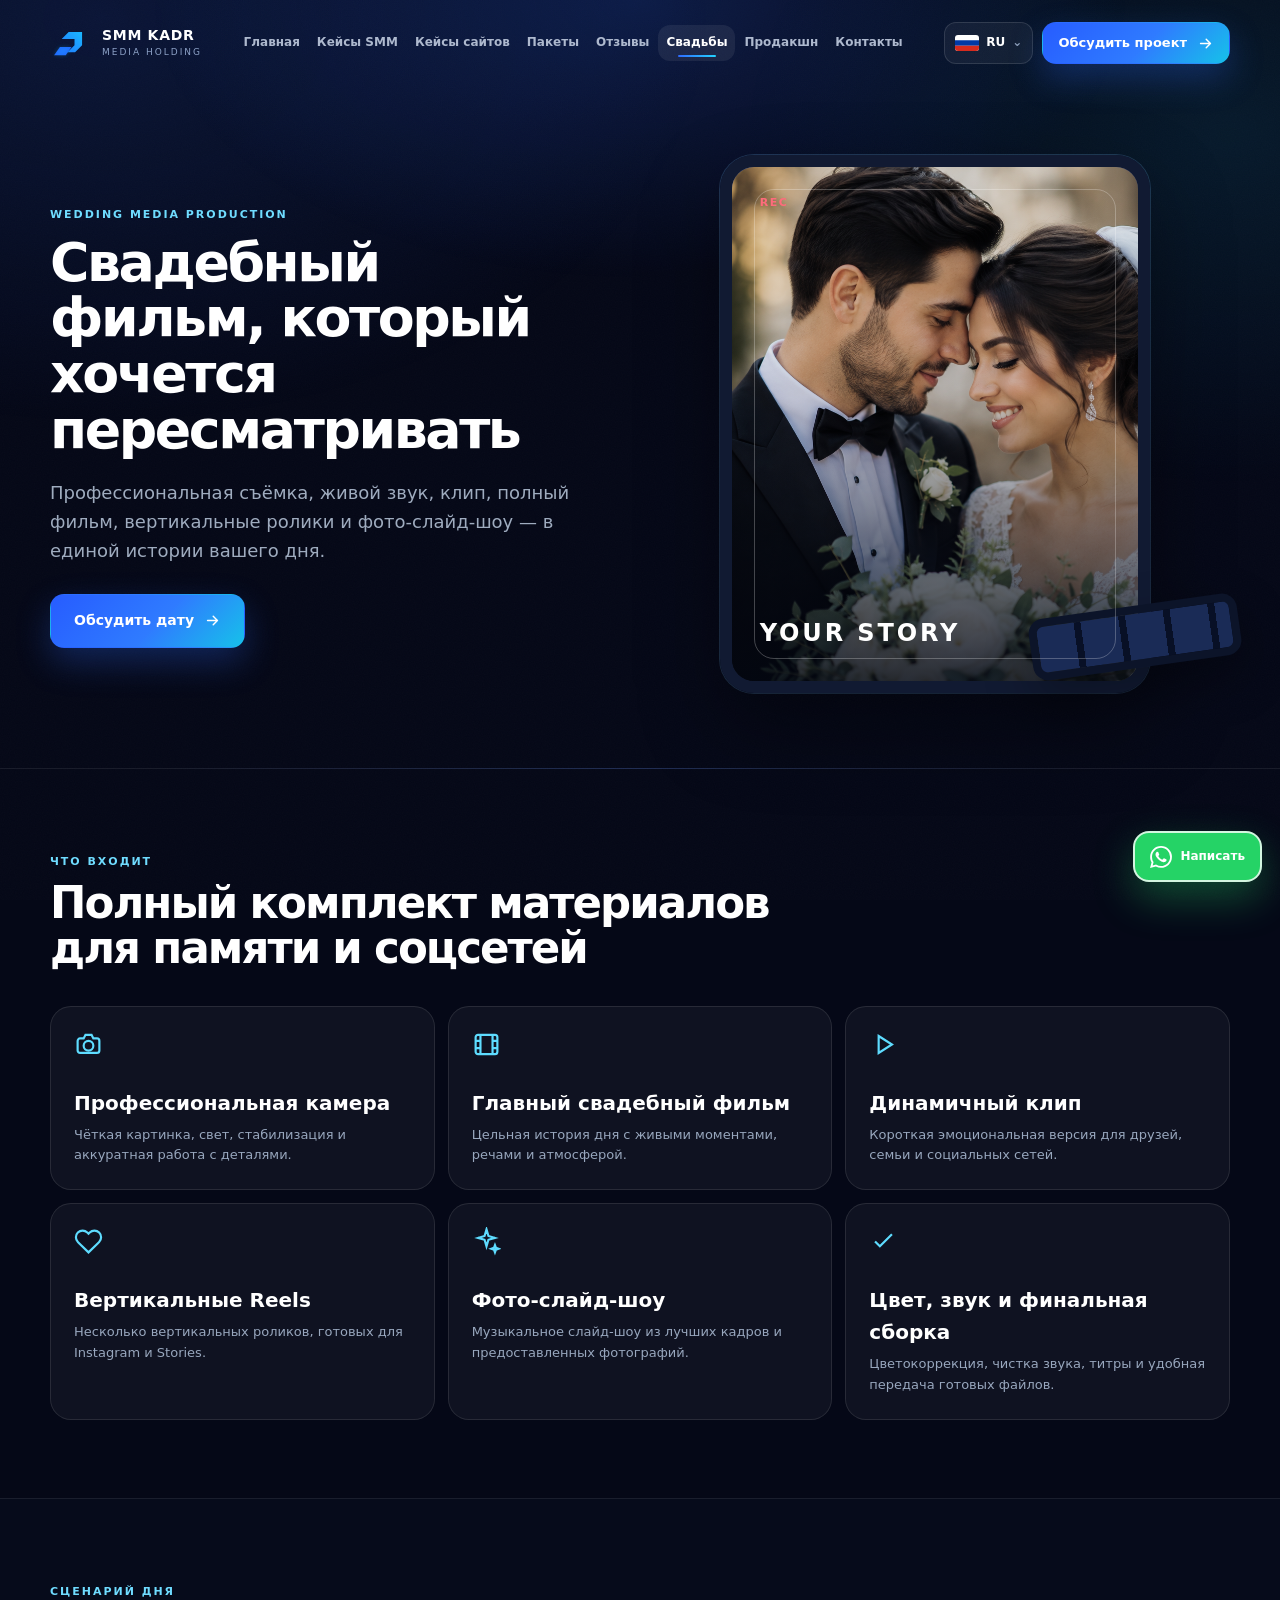
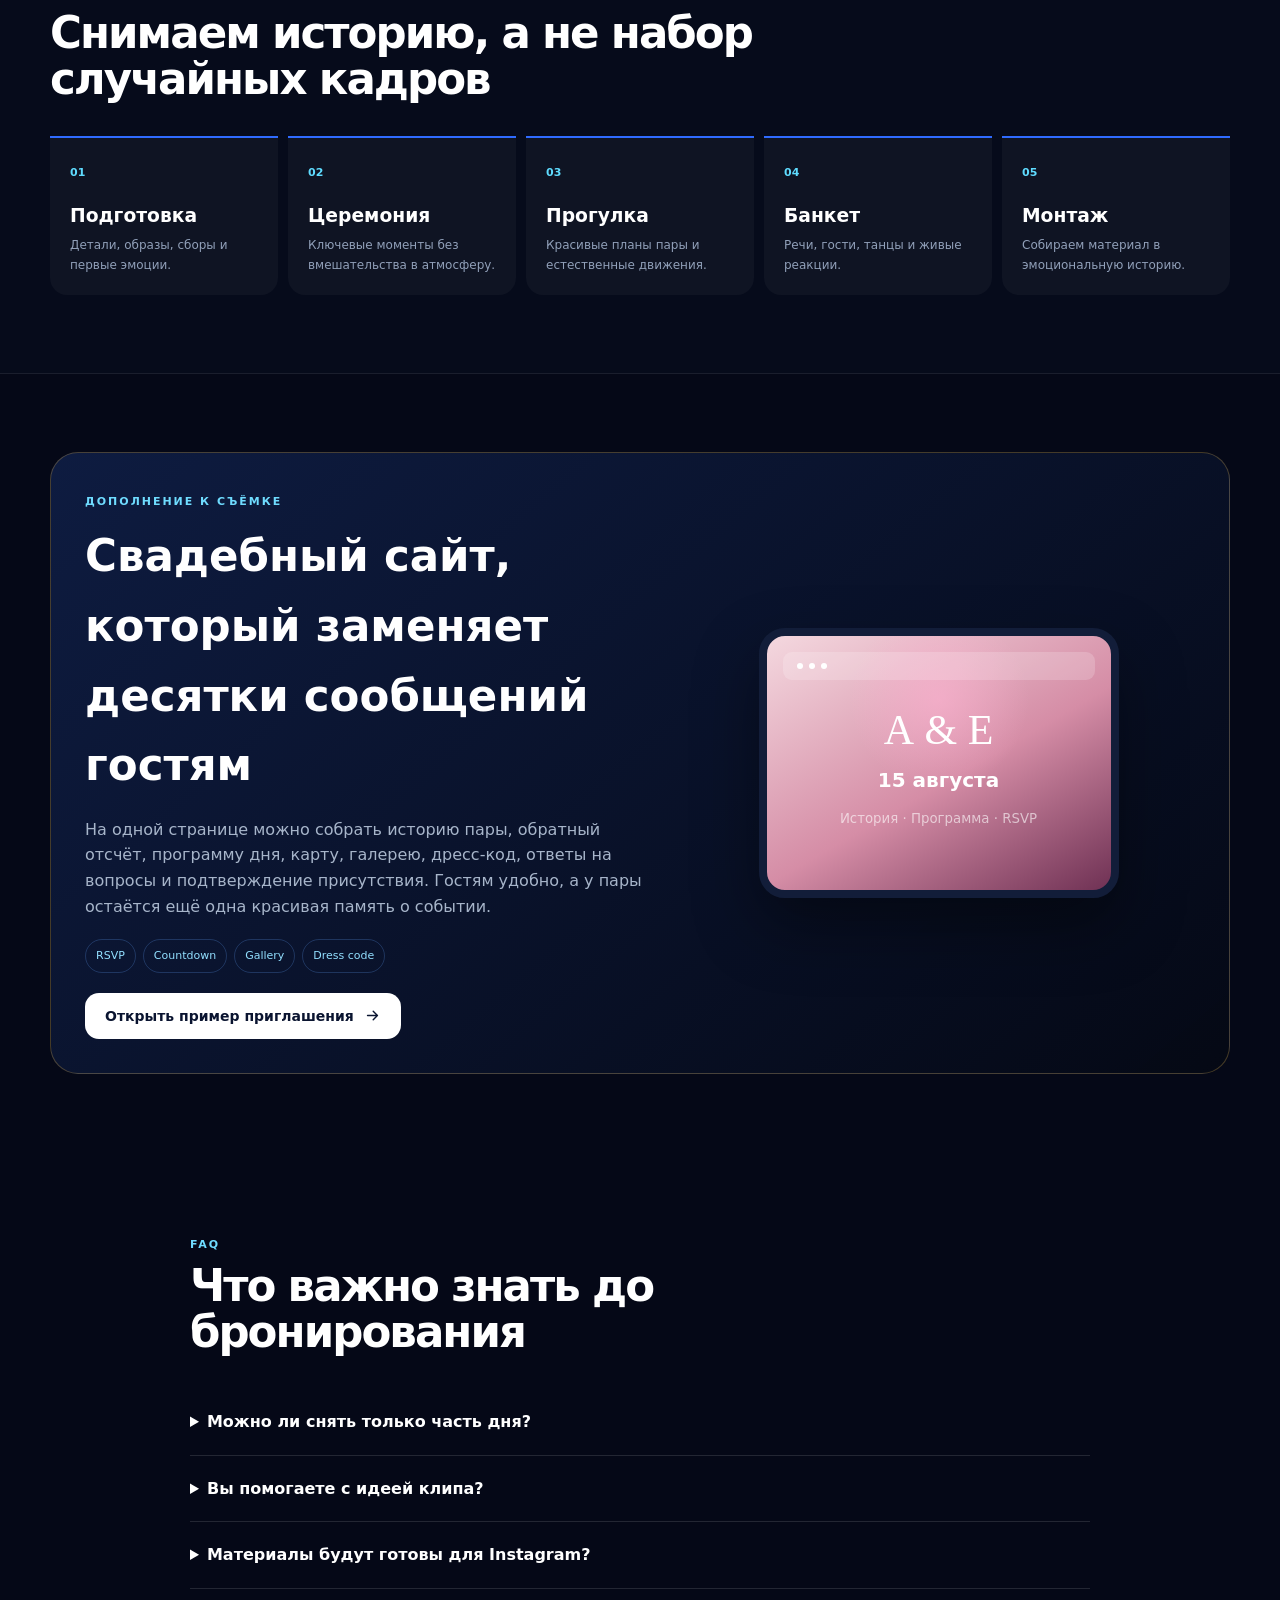
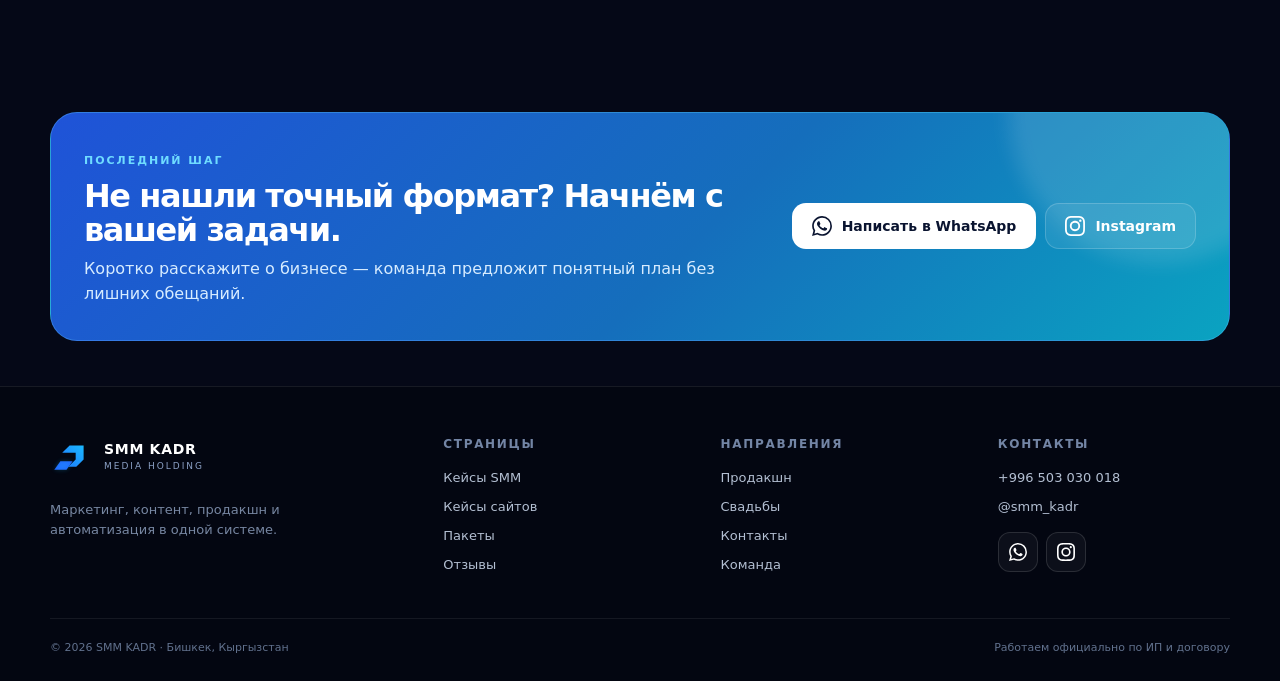
<file: wedding.html>
<!doctype html>
<!DOCTYPE html>

<!DOCTYPE html>

<!DOCTYPE html>

<html lang="ru">
<head>
<meta charset="utf-8"/><meta content="width=device-width,initial-scale=1,viewport-fit=cover" name="viewport"/><meta content="#050817" name="theme-color"/>
<meta content="Профессиональная свадебная видеосъёмка: фильм, клип, Reels и фото-слайд-шоу." name="description"/><meta content="Свадебный продакшн SMM KADR" property="og:title"/><meta content="Профессиональная свадебная видеосъёмка: фильм, клип, Reels и фото-слайд-шоу." property="og:description"/><meta content="assets/images/brand/og-cover.webp" property="og:image"/><meta content="website" property="og:type"/>
<title>Свадебный продакшн SMM KADR</title><link href="assets/images/brand/favicon.svg" rel="icon" type="image/svg+xml"/><link href="manifest.webmanifest" rel="manifest"/><link href="assets/css/styles.css" rel="stylesheet"/><script defer="" src="assets/js/app.js"></script>
</head><body data-page="wedding"><a class="skip-link" href="#main">Перейти к содержимому</a><div class="scroll-progress"><span></span></div><div class="page-noise"></div>
<header class="site-header" data-header="">
<div class="shell header-inner">
<a aria-label="SMM KADR — на главную" class="brand" data-page-link="" href="index.html">
<img alt="Логотип SMM KADR" height="42" src="assets/images/brand/logo-mark.svg" width="42"/>
<span><strong>SMM KADR</strong><small>MEDIA HOLDING</small></span>
</a>
<nav aria-label="Основная навигация" class="desktop-nav"><a data-i18n="nav.home" data-page-link="" href="index.html">Главная</a><a data-i18n="nav.cases" data-page-link="" href="cases.html">Кейсы SMM</a><a data-i18n="nav.sitecases" data-page-link="" href="site-cases.html">Кейсы сайтов</a><a data-i18n="nav.packages" data-page-link="" href="packages.html">Пакеты</a><a data-i18n="nav.reviews" data-page-link="" href="reviews.html">Отзывы</a><a class="is-active" data-i18n="nav.wedding" data-page-link="" href="wedding.html">Свадьбы</a><a data-i18n="nav.production" data-page-link="" href="production.html">Продакшн</a><a data-i18n="nav.contacts" data-page-link="" href="contacts.html">Контакты</a></nav>
<div class="header-actions">
<div class="lang-switch" data-lang-switch="">
<button aria-expanded="false" aria-haspopup="listbox" aria-label="Выбрать язык" class="lang-current" data-lang-toggle="" type="button">
<img alt="" data-current-flag="" height="16" src="assets/images/flags/ru.svg" width="24"/><span data-current-lang="">RU</span><b>⌄</b>
</button>
<div class="lang-menu" data-lang-menu="" role="listbox">
<button data-lang="ru" type="button"><img alt="" src="assets/images/flags/ru.svg"/>Русский</button>
<button data-lang="ky" type="button"><img alt="" src="assets/images/flags/kg.svg"/>Кыргызча</button>
<button data-lang="en" type="button"><img alt="" src="assets/images/flags/gb.svg"/>English</button>
<button data-lang="es" type="button"><img alt="" src="assets/images/flags/es.svg"/>Español</button>
</div>
</div>
<a class="button button--primary button--sm glow-button header-cta" href="https://wa.me/996503030018?text=%D0%97%D0%B4%D1%80%D0%B0%D0%B2%D1%81%D1%82%D0%B2%D1%83%D0%B9%D1%82%D0%B5!%20%D0%A5%D0%BE%D1%87%D1%83%20%D0%BE%D0%B1%D1%81%D1%83%D0%B4%D0%B8%D1%82%D1%8C%20%D0%BF%D1%80%D0%BE%D0%B5%D0%BA%D1%82%20%D1%81%20SMM%20KADR." rel="noreferrer" target="_blank"><span data-i18n="cta.discuss">Обсудить проект</span><svg aria-hidden="true" viewbox="0 0 24 24"><path d="M5 12h14M13 6l6 6-6 6"></path></svg></a>
<button aria-expanded="false" aria-label="Открыть меню" class="menu-toggle" data-menu-open="" type="button"><svg aria-hidden="true" viewbox="0 0 24 24"><path d="M4 7h16M4 12h16M4 17h16"></path></svg></button>
</div>
</div>
</header>
<aside aria-hidden="true" class="mobile-menu" data-menu="">
<button aria-label="Закрыть меню" class="mobile-menu__backdrop" data-menu-close=""></button>
<div class="mobile-menu__panel">
<div class="mobile-menu__head"><a class="brand" data-page-link="" href="index.html"><img alt="" height="40" src="assets/images/brand/logo-mark.svg" width="40"/><span><strong>SMM KADR</strong><small>MEDIA HOLDING</small></span></a><button aria-label="Закрыть" class="icon-button" data-menu-close=""><svg aria-hidden="true" viewbox="0 0 24 24"><path d="m6 6 12 12M18 6 6 18"></path></svg></button></div>
<nav><a data-i18n="nav.home" data-page-link="" href="index.html">Главная</a><a data-i18n="nav.cases" data-page-link="" href="cases.html">Кейсы SMM</a><a data-i18n="nav.sitecases" data-page-link="" href="site-cases.html">Кейсы сайтов</a><a data-i18n="nav.packages" data-page-link="" href="packages.html">Пакеты</a><a data-i18n="nav.reviews" data-page-link="" href="reviews.html">Отзывы</a><a class="is-active" data-i18n="nav.wedding" data-page-link="" href="wedding.html">Свадьбы</a><a data-i18n="nav.production" data-page-link="" href="production.html">Продакшн</a><a data-i18n="nav.contacts" data-page-link="" href="contacts.html">Контакты</a></nav>
<div class="mobile-lang">
<div class="lang-switch" data-lang-switch="">
<button aria-expanded="false" aria-haspopup="listbox" aria-label="Выбрать язык" class="lang-current" data-lang-toggle="" type="button">
<img alt="" data-current-flag="" height="16" src="assets/images/flags/ru.svg" width="24"/><span data-current-lang="">RU</span><b>⌄</b>
</button>
<div class="lang-menu" data-lang-menu="" role="listbox">
<button data-lang="ru" type="button"><img alt="" src="assets/images/flags/ru.svg"/>Русский</button>
<button data-lang="ky" type="button"><img alt="" src="assets/images/flags/kg.svg"/>Кыргызча</button>
<button data-lang="en" type="button"><img alt="" src="assets/images/flags/gb.svg"/>English</button>
<button data-lang="es" type="button"><img alt="" src="assets/images/flags/es.svg"/>Español</button>
</div>
</div></div>
<div class="mobile-menu__bottom"><a class="button button--primary glow-button" href="https://wa.me/996503030018?text=%D0%97%D0%B4%D1%80%D0%B0%D0%B2%D1%81%D1%82%D0%B2%D1%83%D0%B9%D1%82%D0%B5!%20%D0%A5%D0%BE%D1%87%D1%83%20%D0%BE%D0%B1%D1%81%D1%83%D0%B4%D0%B8%D1%82%D1%8C%20%D0%BF%D1%80%D0%BE%D0%B5%D0%BA%D1%82%20%D1%81%20SMM%20KADR." rel="noreferrer" target="_blank"><span class="brand-icon brand-icon--whatsapp"></span><span data-i18n="cta.whatsapp">Написать в WhatsApp</span></a><a href="tel:+996503030018">+996 503 030 018</a></div>
</div>
</aside>
<main id="main"><section class="page-hero page-hero--split"><div class="shell split-hero"><div class="reveal"><span class="eyebrow" data-i18n="wedding.eyebrow">Wedding media production</span><h1 data-i18n="wedding.title">Свадебный фильм, который хочется пересматривать</h1><p data-i18n="wedding.lead">Профессиональная съёмка, живой звук, клип, полный фильм, вертикальные ролики и фото-слайд-шоу — в единой истории вашего дня.</p><a class="button button--primary button--lg glow-button" href="https://wa.me/996503030018?text=%D0%97%D0%B4%D1%80%D0%B0%D0%B2%D1%81%D1%82%D0%B2%D1%83%D0%B9%D1%82%D0%B5!%20%D0%A5%D0%BE%D1%87%D1%83%20%D0%BE%D0%B1%D1%81%D1%83%D0%B4%D0%B8%D1%82%D1%8C%20%D0%BF%D1%80%D0%BE%D0%B5%D0%BA%D1%82%20%D1%81%20SMM%20KADR." rel="noreferrer" target="_blank"><span data-i18n="wedding.cta">Обсудить дату</span><svg aria-hidden="true" viewbox="0 0 24 24"><path d="M5 12h14M13 6l6 6-6 6"></path></svg></a></div><div class="wedding-visual reveal"><div class="film-frame"><img alt="Жених и невеста в день свадьбы" class="wedding-hero-photo" decoding="async" fetchpriority="high" height="1000" src="assets/images/wedding/couple.png" width="800"/><span>REC</span><div class="wedding-photo-shade"></div><b>YOUR STORY</b></div><div class="film-strip"></div></div></div></section>
<section class="section"><div class="shell"><div class="section-head"><div><span class="eyebrow" data-i18n="wedding.includes">Что входит</span><h2 data-i18n="wedding.includes.title">Полный комплект материалов для памяти и соцсетей</h2></div></div><div class="deliver-grid"><article class="reveal pointer-glow"><svg aria-hidden="true" viewbox="0 0 24 24"><path d="M14.5 4 16 7h3a2 2 0 0 1 2 2v8a2 2 0 0 1-2 2H5a2 2 0 0 1-2-2V9a2 2 0 0 1 2-2h3l1.5-3h5Z"></path><circle cx="12" cy="13" r="4"></circle></svg><h3 data-i18n="wedding.pro">Профессиональная камера</h3><p data-i18n="wedding.pro.text">Чёткая картинка, свет, стабилизация и аккуратная работа с деталями.</p></article><article class="reveal pointer-glow"><svg aria-hidden="true" viewbox="0 0 24 24"><rect height="16" rx="2" width="18" x="3" y="4"></rect><path d="M7 4v16M17 4v16M3 9h4M17 9h4M3 15h4M17 15h4"></path></svg><h3 data-i18n="wedding.film">Главный свадебный фильм</h3><p data-i18n="wedding.film.text">Цельная история дня с живыми моментами, речами и атмосферой.</p></article><article class="reveal pointer-glow"><svg aria-hidden="true" viewbox="0 0 24 24"><path d="m8 5 11 7-11 7V5Z"></path></svg><h3 data-i18n="wedding.clip">Динамичный клип</h3><p data-i18n="wedding.clip.text">Короткая эмоциональная версия для друзей, семьи и социальных сетей.</p></article><article class="reveal pointer-glow"><svg aria-hidden="true" viewbox="0 0 24 24"><path d="M20.8 4.6a5.5 5.5 0 0 0-7.8 0L12 5.6l-1-1a5.5 5.5 0 0 0-7.8 7.8l1 1L12 21l7.8-7.6 1-1a5.5 5.5 0 0 0 0-7.8Z"></path></svg><h3 data-i18n="wedding.reels">Вертикальные Reels</h3><p data-i18n="wedding.reels.text">Несколько вертикальных роликов, готовых для Instagram и Stories.</p></article><article class="reveal pointer-glow"><svg aria-hidden="true" viewbox="0 0 24 24"><path d="m12 2 1.6 5.4L19 9l-5.4 1.6L12 16l-1.6-5.4L5 9l5.4-1.6L12 2ZM19 15l.8 2.2L22 18l-2.2.8L19 21l-.8-2.2L16 18l2.2-.8L19 15Z"></path></svg><h3 data-i18n="wedding.slideshow">Фото-слайд-шоу</h3><p data-i18n="wedding.slideshow.text">Музыкальное слайд-шоу из лучших кадров и предоставленных фотографий.</p></article><article class="reveal pointer-glow"><svg aria-hidden="true" viewbox="0 0 24 24"><path d="m5 12 4 4L19 6"></path></svg><h3 data-i18n="wedding.finish">Цвет, звук и финальная сборка</h3><p data-i18n="wedding.finish.text">Цветокоррекция, чистка звука, титры и удобная передача готовых файлов.</p></article></div></div></section>
<section class="section section--dark"><div class="shell"><div class="section-head"><div><span class="eyebrow" data-i18n="wedding.timeline">Сценарий дня</span><h2 data-i18n="wedding.timeline.title">Снимаем историю, а не набор случайных кадров</h2></div></div><div class="timeline"><article><b>01</b><h3 data-i18n="wedding.step1">Подготовка</h3><p data-i18n="wedding.step1.text">Детали, образы, сборы и первые эмоции.</p></article><article><b>02</b><h3 data-i18n="wedding.step2">Церемония</h3><p data-i18n="wedding.step2.text">Ключевые моменты без вмешательства в атмосферу.</p></article><article><b>03</b><h3 data-i18n="wedding.step3">Прогулка</h3><p data-i18n="wedding.step3.text">Красивые планы пары и естественные движения.</p></article><article><b>04</b><h3 data-i18n="wedding.step4">Банкет</h3><p data-i18n="wedding.step4.text">Речи, гости, танцы и живые реакции.</p></article><article><b>05</b><h3 data-i18n="wedding.step5">Монтаж</h3><p data-i18n="wedding.step5.text">Собираем материал в эмоциональную историю.</p></article></div></div></section>
<section class="section wedding-web-case">
<div class="shell wedding-web-grid glow-panel reveal">
<div>
<span class="eyebrow" data-i18n="wedding.web.eyebrow">Дополнение к съёмке</span>
<h2 data-i18n="wedding.web.title">Свадебный сайт, который заменяет десятки сообщений гостям</h2>
<p data-i18n="wedding.web.text">На одной странице можно собрать историю пары, обратный отсчёт, программу дня, карту, галерею, дресс-код, ответы на вопросы и подтверждение присутствия. Гостям удобно, а у пары остаётся ещё одна красивая память о событии.</p>
<div class="web-case-tags"><span>RSVP</span><span>Countdown</span><span>Gallery</span><span>Dress code</span></div>
<a class="button button--light glow-button" href="https://jambekbolsun-coder.github.io/FAQ/" rel="noreferrer" target="_blank"><span data-i18n="wedding.web.cta">Открыть пример приглашения</span><svg aria-hidden="true" viewbox="0 0 24 24"><path d="M5 12h14M13 6l6 6-6 6"></path></svg></a>
</div>
<div aria-hidden="true" class="wedding-web-preview"><div class="preview-browser"><i></i><i></i><i></i><span>А &amp; Е</span><strong>15 августа</strong><small>История · Программа · RSVP</small></div></div>
</div>
</section><section class="section"><div class="shell faq"><div class="section-head"><div><span class="eyebrow">FAQ</span><h2 data-i18n="wedding.faq">Что важно знать до бронирования</h2></div></div><details><summary data-i18n="wedding.q1">Можно ли снять только часть дня?</summary><p data-i18n="wedding.a1">Да. Объём съёмки подбирается под программу и желаемый итоговый формат.</p></details><details><summary data-i18n="wedding.q2">Вы помогаете с идеей клипа?</summary><p data-i18n="wedding.a2">Да. До съёмки обсуждаем настроение, музыку, ключевые моменты и желаемую динамику.</p></details><details><summary data-i18n="wedding.q3">Материалы будут готовы для Instagram?</summary><p data-i18n="wedding.a3">Да. Вертикальные ролики экспортируются отдельно в подходящем формате.</p></details></div></section></main>
<section class="final-cta section section--compact">
<div class="shell final-cta__card glow-panel reveal">
<div><span class="eyebrow" data-i18n="footer.eyebrow">Последний шаг</span><h2 data-i18n="footer.title">Не нашли точный формат? Начнём с вашей задачи.</h2><p data-i18n="footer.text">Коротко расскажите о бизнесе — команда предложит понятный план без лишних обещаний.</p></div>
<div class="final-cta__actions"><a class="button button--light glow-button" href="https://wa.me/996503030018?text=%D0%97%D0%B4%D1%80%D0%B0%D0%B2%D1%81%D1%82%D0%B2%D1%83%D0%B9%D1%82%D0%B5!%20%D0%A5%D0%BE%D1%87%D1%83%20%D0%BE%D0%B1%D1%81%D1%83%D0%B4%D0%B8%D1%82%D1%8C%20%D0%BF%D1%80%D0%BE%D0%B5%D0%BA%D1%82%20%D1%81%20SMM%20KADR." rel="noreferrer" target="_blank"><span class="brand-icon brand-icon--whatsapp"></span><span data-i18n="cta.whatsapp">Написать в WhatsApp</span></a><a class="button button--glass" href="https://www.instagram.com/smm_kadr?utm_source=ig_web_button_share_sheet&amp;igsh=ZDNlZDc0MzIxNw==" rel="noreferrer" target="_blank"><span class="brand-icon brand-icon--instagram"></span>Instagram</a></div>
</div>
</section>
<footer class="site-footer">
<div class="shell footer-grid">
<div class="footer-brand"><a class="brand" data-page-link="" href="index.html"><img alt="SMM KADR" height="44" src="assets/images/brand/logo-mark.svg" width="44"/><span><strong>SMM KADR</strong><small>MEDIA HOLDING</small></span></a><p data-i18n="footer.about">Маркетинг, контент, продакшн и автоматизация в одной системе.</p></div>
<div><h3 data-i18n="footer.pages">Страницы</h3><a data-i18n="nav.cases" data-page-link="" href="cases.html">Кейсы SMM</a><a data-i18n="nav.sitecases" data-page-link="" href="site-cases.html">Кейсы сайтов</a><a data-i18n="nav.packages" data-page-link="" href="packages.html">Пакеты</a><a data-i18n="nav.reviews" data-page-link="" href="reviews.html">Отзывы</a></div>
<div><h3 data-i18n="footer.directions">Направления</h3><a data-i18n="nav.production" data-page-link="" href="production.html">Продакшн</a><a data-i18n="nav.wedding" data-page-link="" href="wedding.html">Свадьбы</a><a data-i18n="nav.contacts" data-page-link="" href="contacts.html">Контакты</a><a data-i18n="footer.team" data-page-link="" href="index.html#team">Команда</a></div>
<div><h3 data-i18n="footer.contacts">Контакты</h3><a href="tel:+996503030018">+996 503 030 018</a><a href="https://www.instagram.com/smm_kadr?utm_source=ig_web_button_share_sheet&amp;igsh=ZDNlZDc0MzIxNw==" rel="noreferrer" target="_blank">@smm_kadr</a><div class="socials"><a aria-label="WhatsApp" href="https://wa.me/996503030018?text=%D0%97%D0%B4%D1%80%D0%B0%D0%B2%D1%81%D1%82%D0%B2%D1%83%D0%B9%D1%82%D0%B5!%20%D0%A5%D0%BE%D1%87%D1%83%20%D0%BE%D0%B1%D1%81%D1%83%D0%B4%D0%B8%D1%82%D1%8C%20%D0%BF%D1%80%D0%BE%D0%B5%D0%BA%D1%82%20%D1%81%20SMM%20KADR." rel="noreferrer" target="_blank"><span class="brand-icon brand-icon--whatsapp"></span></a><a aria-label="Instagram" href="https://www.instagram.com/smm_kadr?utm_source=ig_web_button_share_sheet&amp;igsh=ZDNlZDc0MzIxNw==" rel="noreferrer" target="_blank"><span class="brand-icon brand-icon--instagram"></span></a></div></div>
</div>
<div class="shell footer-bottom"><span>© 2026 SMM KADR · Бишкек, Кыргызстан</span><span data-i18n="footer.legal">Работаем официально по ИП и договору</span></div>
</footer>
<dialog class="inquiry-modal" data-inquiry-modal="">
<button aria-label="Закрыть" class="inquiry-backdrop" data-inquiry-close="" type="button"></button>
<form class="inquiry-card" data-inquiry-form="">
<button aria-label="Закрыть" class="modal-close" data-inquiry-close="" type="button">
<svg aria-hidden="true" viewbox="0 0 24 24"><path d="m6 6 12 12M18 6 6 18"></path></svg>
</button>
<span class="eyebrow" data-i18n="inquiry.eyebrow">Свяжемся с вами</span>
<h2 data-i18n="inquiry.title">С чего начнём?</h2>
<p data-i18n="inquiry.text">Выберите причину обращения и оставьте пару деталей. Сообщение сразу откроется в WhatsApp.</p>
<label><span data-i18n="inquiry.reason">Причина обращения</span>
<select name="reason" required="">
<option data-i18n="inquiry.project" value="Обсудить проект">Обсудить проект</option>
<option data-i18n="inquiry.consult" value="Получить консультацию">Получить консультацию</option>
<option data-i18n="inquiry.review" value="Оставить отзыв">Оставить отзыв</option>
<option data-i18n="inquiry.coop" value="Предложить сотрудничество">Предложить сотрудничество</option>
<option data-i18n="inquiry.other" value="Другой вопрос">Другой вопрос</option>
</select>
</label>
<div class="form-two">
<label><span data-i18n="contact.name">Ваше имя</span><input autocomplete="name" name="name" placeholder="Например, Азамат" required=""/></label>
<label><span data-i18n="contact.phone">Телефон</span><input autocomplete="tel" inputmode="tel" name="phone" placeholder="+996 ___ ___ ___"/></label>
</div>
<label><span data-i18n="contact.company">Компания или проект</span><input name="company" placeholder="Название или ниша"/></label>
<label><span data-i18n="contact.message">Комментарий</span><textarea name="message" placeholder="Коротко опишите, что нужно" rows="4"></textarea></label>
<button class="button button--primary glow-button" type="submit"><span class="brand-icon brand-icon--whatsapp"></span><span data-i18n="inquiry.send">Продолжить в WhatsApp</span></button>
</form>
</dialog><a aria-label="Написать в WhatsApp" class="floating-whatsapp" href="https://wa.me/996503030018?text=%D0%97%D0%B4%D1%80%D0%B0%D0%B2%D1%81%D1%82%D0%B2%D1%83%D0%B9%D1%82%D0%B5!%20%D0%A5%D0%BE%D1%87%D1%83%20%D0%BE%D0%B1%D1%81%D1%83%D0%B4%D0%B8%D1%82%D1%8C%20%D0%BF%D1%80%D0%BE%D0%B5%D0%BA%D1%82%20%D1%81%20SMM%20KADR." rel="noreferrer" target="_blank"><span class="brand-icon brand-icon--whatsapp"></span><span data-i18n="cta.chat">Написать</span></a>
</body></html>
</file>
<file: assets/css/styles.css>
:root{--bg:#050817;--bg2:#081126;--panel:#0d1730;--panel2:#111e3d;--soft:#eef4ff;--white:#fff;--ink:#0a1020;--muted:#9aa8c1;--muted-dark:#5f6b7d;--blue:#2f6bff;--cyan:#23d4ff;--line:rgba(255,255,255,.12);--line-dark:#dce5f4;--green:#25d366;--radius:24px;--shadow:0 24px 80px rgba(1,6,20,.24);--ease:cubic-bezier(.22,.8,.22,1);--shell:min(1180px,calc(100% - 40px));font-family:Inter,ui-sans-serif,system-ui,-apple-system,BlinkMacSystemFont,"Segoe UI",Arial,sans-serif;color-scheme:dark}*{box-sizing:border-box}html{scroll-behavior:smooth;overflow-x:hidden}body{margin:0;background:var(--bg);color:#fff;min-width:320px;overflow-x:hidden;line-height:1.6;text-rendering:optimizeLegibility}body::before{content:"";position:fixed;inset:0;pointer-events:none;background:radial-gradient(900px 600px at 8% 2%,rgba(47,107,255,.14),transparent 68%),radial-gradient(720px 520px at 96% 15%,rgba(35,212,255,.09),transparent 68%);z-index:-2}.page-noise{position:fixed;inset:0;pointer-events:none;opacity:.035;background-image:url("data:image/svg+xml,%3Csvg xmlns='http://www.w3.org/2000/svg' width='120' height='120' viewBox='0 0 120 120'%3E%3Cfilter id='n'%3E%3CfeTurbulence type='fractalNoise' baseFrequency='.85' numOctaves='2' stitchTiles='stitch'/%3E%3C/filter%3E%3Crect width='100%25' height='100%25' filter='url(%23n)' opacity='.7'/%3E%3C/svg%3E");z-index:-1}img{display:block;max-width:100%}svg{display:block}a{color:inherit;text-decoration:none}button,input,select,textarea{font:inherit}button{color:inherit}.shell{width:var(--shell);margin-inline:auto}.narrow{max-width:840px}.skip-link{position:fixed;left:16px;top:-80px;z-index:999;background:#fff;color:#111;padding:10px 16px;border-radius:10px}.skip-link:focus{top:16px}.scroll-progress{position:fixed;top:0;left:0;right:0;height:2px;z-index:120;background:transparent}.scroll-progress span{display:block;width:0;height:100%;background:linear-gradient(90deg,var(--blue),var(--cyan))}.site-header{position:fixed;top:0;left:0;right:0;z-index:100;padding:12px 0;transition:padding .25s var(--ease),background .25s,border-color .25s}.site-header.is-scrolled{padding:8px 0;background:rgba(5,8,23,.78);border-bottom:1px solid rgba(255,255,255,.08);backdrop-filter:blur(18px)}.header-inner{display:flex;align-items:center;gap:22px;min-height:62px}.brand{display:inline-flex;align-items:center;gap:10px;flex:0 0 auto}.brand img{border-radius:12px}.brand span{display:grid;line-height:1.05}.brand strong{font-size:14px;letter-spacing:.05em}.brand small{font-size:9px;letter-spacing:.22em;color:#8da2c7;margin-top:5px}.desktop-nav{display:flex;align-items:center;gap:2px;margin-inline:auto}.desktop-nav a{position:relative;padding:10px 11px;border-radius:12px;color:#aeb9ce;font-size:13px;font-weight:650;transition:.22s}.desktop-nav a:hover,.desktop-nav a.is-active{color:#fff;background:rgba(255,255,255,.07)}.desktop-nav a.is-active::after{content:"";position:absolute;left:25%;right:25%;bottom:4px;height:2px;border-radius:2px;background:linear-gradient(90deg,var(--blue),var(--cyan))}.header-actions{display:flex;align-items:center;gap:9px}.header-cta{white-space:nowrap}.button{position:relative;display:inline-flex;align-items:center;justify-content:center;gap:10px;min-height:46px;padding:0 19px;border:1px solid transparent;border-radius:14px;font-weight:780;font-size:14px;cursor:pointer;isolation:isolate;overflow:hidden;transition:transform .22s var(--ease),box-shadow .22s,border-color .22s,background .22s,color .22s}.button svg{width:17px;height:17px;fill:none;stroke:currentColor;stroke-width:2;stroke-linecap:round;stroke-linejoin:round;transition:transform .22s}.button:hover{transform:translateY(-2px)}.button:hover svg{transform:translateX(3px)}.button--sm{min-height:42px;padding-inline:15px;font-size:13px}.button--lg{min-height:54px;padding-inline:23px}.button--primary{background:linear-gradient(135deg,#275dff,#2f7bff 55%,#17bfea);color:#fff;box-shadow:0 14px 34px rgba(47,107,255,.28)}.button--primary:hover{box-shadow:0 18px 46px rgba(47,107,255,.42)}.button--ghost{border-color:rgba(255,255,255,.17);background:rgba(255,255,255,.05);color:#eef5ff}.button--ghost:hover,.button--glass:hover{border-color:rgba(74,188,255,.7);background:rgba(62,109,255,.12)}.button--light{background:#fff;color:#0a1430}.button--glass{border-color:rgba(255,255,255,.18);background:rgba(255,255,255,.08);color:#fff}.glow-button::before{content:"";position:absolute;inset:-2px;z-index:-2;border-radius:inherit;background:conic-gradient(from var(--glow-angle,0deg),#2e67ff,#2e67ff 18%,#48e6ff 34%,#fff 46%,#7f6dff 61%,#2e67ff 80%);opacity:0;transition:opacity .22s}.glow-button::after{content:"";position:absolute;inset:2px;z-index:-1;border-radius:calc(14px - 2px);background:inherit}.glow-button:hover::before,.glow-button:focus-visible::before{opacity:1;animation:glow-spin 2.2s linear infinite}@keyframes glow-spin{to{--glow-angle:360deg}}@property --glow-angle{syntax:'<angle>';initial-value:0deg;inherits:false}.lang-switch{position:relative}.lang-current{display:flex;align-items:center;gap:7px;min-height:42px;padding:0 10px;border:1px solid rgba(255,255,255,.12);border-radius:12px;background:rgba(255,255,255,.05);cursor:pointer}.lang-current img,.lang-menu img{width:24px;height:16px;object-fit:cover;border-radius:3px}.lang-current span{font-size:12px;font-weight:850}.lang-current b{font-size:12px;color:#8fa0bb}.lang-menu{position:absolute;right:0;top:calc(100% + 9px);display:grid;min-width:170px;padding:7px;border:1px solid rgba(255,255,255,.12);border-radius:15px;background:rgba(8,14,31,.98);box-shadow:0 22px 60px rgba(0,0,0,.35);opacity:0;visibility:hidden;transform:translateY(-7px) scale(.98);transition:.2s var(--ease);transform-origin:top right}.lang-switch.is-open .lang-menu{opacity:1;visibility:visible;transform:none}.lang-menu button{display:flex;align-items:center;gap:10px;width:100%;padding:9px 10px;border:0;border-radius:10px;background:transparent;color:#eaf0ff;text-align:left;cursor:pointer;font-size:13px}.lang-menu button:hover,.lang-menu button.is-active{background:rgba(47,107,255,.18)}.menu-toggle{display:none;width:44px;height:44px;padding:0;border:1px solid rgba(255,255,255,.13);border-radius:13px;background:rgba(255,255,255,.06);cursor:pointer}.menu-toggle svg{width:22px;margin:auto;fill:none;stroke:currentColor;stroke-width:2;stroke-linecap:round}.mobile-menu{position:fixed;inset:0;z-index:130;visibility:hidden}.mobile-menu.is-open{visibility:visible}.mobile-menu__backdrop{position:absolute;inset:0;border:0;background:rgba(0,0,0,.64);opacity:0;transition:.25s}.mobile-menu__panel{position:absolute;right:0;top:0;bottom:0;width:min(88%,390px);padding:20px;background:#071027;border-left:1px solid rgba(255,255,255,.1);transform:translateX(100%);transition:transform .32s var(--ease);display:flex;flex-direction:column;box-shadow:-30px 0 90px rgba(0,0,0,.4)}.mobile-menu.is-open .mobile-menu__backdrop{opacity:1}.mobile-menu.is-open .mobile-menu__panel{transform:none}.mobile-menu__head{display:flex;align-items:center;justify-content:space-between}.icon-button,.modal-close{display:grid;place-items:center;width:44px;height:44px;border:1px solid rgba(255,255,255,.14);border-radius:13px;background:rgba(255,255,255,.07);cursor:pointer}.icon-button svg,.modal-close svg{width:20px;fill:none;stroke:currentColor;stroke-width:2}.mobile-menu nav{display:grid;gap:5px;margin-top:28px}.mobile-menu nav a{padding:13px 14px;border-radius:13px;font-size:18px;font-weight:750;color:#c5d0e4}.mobile-menu nav a:hover,.mobile-menu nav a.is-active{background:rgba(47,107,255,.16);color:#fff}.mobile-lang{margin-top:18px}.mobile-lang .lang-switch>.lang-current{width:100%;justify-content:center}.mobile-lang .lang-menu{left:0;right:auto;width:100%}.mobile-menu__bottom{display:grid;gap:12px;margin-top:auto;text-align:center}.mobile-menu__bottom>a:last-child{font-weight:800;color:#9db1d2}.section{padding:78px 0}.section--compact{padding:45px 0}.section--hero{padding:142px 0 76px;min-height:720px;display:flex;align-items:center}.section--dark{background:#060b1b;border-block:1px solid rgba(255,255,255,.08)}.section--soft{background:#f1f5fc;color:var(--ink)}.section-head{display:flex;align-items:flex-end;justify-content:space-between;gap:40px;margin-bottom:34px}.section-head>div{max-width:760px}.section-head>p{max-width:430px;margin:0;color:var(--muted);font-size:16px}.section--soft .section-head>p{color:var(--muted-dark)}.section-head h2,.page-hero h1,.hero h1,.final-cta h2,.not-found h1{margin:9px 0 0;font-size:clamp(34px,4.2vw,58px);line-height:1.04;letter-spacing:-.045em}.section-head h2{font-size:clamp(30px,3.4vw,48px)}.eyebrow{display:inline-flex;align-items:center;gap:8px;color:#6fdcff;font-size:11px;font-weight:850;text-transform:uppercase;letter-spacing:.18em}.eyebrow i{width:7px;height:7px;border-radius:50%;background:#32d6ff;box-shadow:0 0 16px #32d6ff}.section--soft .eyebrow{color:#1d5eea}.text-link{display:inline-flex;align-items:center;gap:9px;font-size:14px;font-weight:800;color:#8fe2ff}.text-link svg{width:17px;fill:none;stroke:currentColor;stroke-width:2}.hero-grid{display:grid;grid-template-columns:minmax(0,.95fr) minmax(420px,1.05fr);align-items:center;gap:50px}.hero-copy{max-width:650px}.hero h1{font-size:clamp(48px,6.2vw,82px)}.hero h1::selection{background:#2f6bff}.lead{margin:23px 0 0;color:#aebbd1;font-size:clamp(17px,1.7vw,21px);line-height:1.65;max-width:650px}.hero-actions{display:flex;flex-wrap:wrap;gap:11px;margin-top:30px}.metrics{display:grid;grid-template-columns:repeat(3,1fr);gap:10px;max-width:560px;margin-top:34px}.metrics div{padding:14px 15px;border:1px solid rgba(255,255,255,.1);border-radius:16px;background:rgba(255,255,255,.04)}.metrics strong{display:block;font-size:25px;line-height:1.1}.metrics span{display:block;margin-top:5px;color:#8698b8;font-size:12px}.hero-visual{position:relative;min-height:550px}.media-core{position:relative;width:min(100%,550px);height:550px;margin-inline:auto;border:1px solid rgba(86,152,255,.2);border-radius:50%;background:radial-gradient(circle at 50% 46%,rgba(48,108,255,.28),rgba(5,8,23,.25) 46%,rgba(5,8,23,0) 70%);transition:transform .28s var(--ease);transform-style:preserve-3d}.media-core::after{content:"";position:absolute;inset:12%;border-radius:50%;box-shadow:inset 0 0 70px rgba(44,125,255,.18),0 0 90px rgba(33,113,255,.14);pointer-events:none}.media-core svg{position:absolute;inset:7%;width:86%;height:86%;filter:drop-shadow(0 25px 30px rgba(0,0,0,.3));animation:robot-float 4.6s ease-in-out infinite}.core-orbit{position:absolute;inset:5%;border:1px solid rgba(92,177,255,.25);border-radius:50%;animation:orbit 18s linear infinite}.core-orbit--b{inset:18%;border-style:dashed;animation-direction:reverse;animation-duration:13s}.core-orbit::after{content:"";position:absolute;top:12%;left:11%;width:10px;height:10px;border-radius:50%;background:#3bdcff;box-shadow:0 0 18px #3bdcff}.core-chip{position:absolute;padding:8px 12px;border:1px solid rgba(255,255,255,.15);border-radius:12px;background:rgba(9,20,45,.78);backdrop-filter:blur(10px);font-size:11px;font-weight:900;letter-spacing:.08em;box-shadow:0 14px 30px rgba(0,0,0,.2)}.core-chip--one{left:2%;top:24%}.core-chip--two{right:0;top:43%}.core-chip--three{left:12%;bottom:14%}@keyframes robot-float{50%{transform:translateY(-10px)}}@keyframes orbit{to{transform:rotate(360deg)}}.trust-strip{padding:19px 0;border-block:1px solid rgba(255,255,255,.08);background:rgba(255,255,255,.025)}.trust-strip .shell{display:grid;grid-template-columns:auto 1fr;align-items:center;gap:28px;overflow:hidden}.trust-strip span{font-size:10px;font-weight:850;letter-spacing:.16em;text-transform:uppercase;color:#7183a4;white-space:nowrap}.marquee{overflow:hidden;mask-image:linear-gradient(90deg,transparent,#000 5%,#000 95%,transparent)}.marquee div{white-space:nowrap;color:#d9e2f2;font-size:13px;font-weight:800;letter-spacing:.08em;animation:marquee 28s linear infinite}@keyframes marquee{to{transform:translateX(-50%)}}.service-bento{display:grid;grid-template-columns:repeat(3,1fr);gap:14px}.service-card{position:relative;min-height:210px;padding:24px;border:1px solid rgba(255,255,255,.1);border-radius:22px;background:linear-gradient(150deg,rgba(255,255,255,.075),rgba(255,255,255,.025));overflow:hidden}.service-card--wide{grid-column:span 2}.service-card--accent{background:linear-gradient(145deg,rgba(47,107,255,.25),rgba(23,183,234,.08));border-color:rgba(68,152,255,.35)}.service-card>svg{width:30px;height:30px;fill:none;stroke:#62d9ff;stroke-width:1.7;stroke-linecap:round;stroke-linejoin:round}.service-card h3{margin:34px 0 7px;font-size:21px;letter-spacing:-.02em}.service-card p{margin:0;color:#92a2bb;font-size:14px}.service-card>a{position:absolute;right:18px;top:18px;display:grid;place-items:center;width:38px;height:38px;border-radius:11px;background:rgba(255,255,255,.08)}.service-card>a svg{width:17px;fill:none;stroke:#fff;stroke-width:2}.pointer-glow{--mx:50%;--my:50%;position:relative;transition:transform .25s var(--ease),border-color .25s,box-shadow .25s}.pointer-glow::before{content:"";position:absolute;inset:-2px;border-radius:inherit;background:radial-gradient(220px circle at var(--mx) var(--my),rgba(63,217,255,.72),rgba(47,107,255,.25) 38%,transparent 70%);opacity:0;z-index:-1;transition:opacity .25s}.pointer-glow:hover{transform:translateY(-4px);border-color:rgba(68,187,255,.75)!important;box-shadow:0 18px 45px rgba(24,76,181,.17)}.pointer-glow:hover::before{opacity:1}.case-preview-grid{display:grid;grid-template-columns:repeat(3,1fr);gap:16px}.case-preview{display:grid;grid-template-rows:360px auto;min-width:0;border:1px solid rgba(255,255,255,.1);border-radius:24px;background:#0a1227;overflow:hidden}.case-phone{display:grid;place-items:end center;overflow:hidden;background:radial-gradient(circle at 50% 85%,rgba(21,198,255,.32),transparent 55%),linear-gradient(145deg,#071529,#0b1733)}.case-phone img{width:auto;height:345px;object-fit:contain;filter:drop-shadow(0 20px 28px rgba(0,0,0,.35));transition:transform .45s var(--ease)}.case-preview:hover .case-phone img{transform:translateY(-6px) scale(1.02)}.case-preview>div:last-child{padding:21px}.case-preview span{font-size:10px;font-weight:850;letter-spacing:.16em;color:#55d7ff}.case-preview h3{margin:6px 0;font-size:22px}.case-preview p{margin:0;color:#91a0b9;font-size:14px}.founder-card,.team-card{padding:0;border:1px solid rgba(255,255,255,.1);background:#0b142b;color:#fff;text-align:left;cursor:pointer;overflow:hidden}.founder-card{display:grid;grid-template-columns:280px 1fr;min-height:310px;width:100%;border-radius:27px;margin-bottom:16px}.founder-card img{width:100%;height:310px;object-fit:cover;object-position:center 22%}.founder-card>div{display:flex;flex-direction:column;justify-content:center;padding:35px}.founder-card span,.team-card span{color:#58dbff;font-size:10px;font-weight:900;letter-spacing:.16em;text-transform:uppercase}.founder-card h3{margin:8px 0 3px;font-size:38px}.founder-card p,.team-card p{margin:0;color:#9babc4}.founder-card b,.team-card b{margin-top:22px;font-size:13px;color:#8fe5ff}.team-grid{display:grid;grid-template-columns:repeat(4,1fr);gap:14px}.team-card{position:relative;height:360px;border-radius:22px}.team-card img{width:100%;height:100%;object-fit:cover;object-position:center 22%;transition:transform .5s var(--ease)}.team-card:hover img{transform:scale(1.035)}.team-card::after{content:"";position:absolute;inset:0;background:linear-gradient(180deg,transparent 38%,rgba(3,7,17,.28) 53%,rgba(3,7,17,.97) 92%)}.team-card>div{position:absolute;z-index:2;left:0;right:0;bottom:0;padding:19px}.team-card h3{margin:5px 0 1px;font-size:23px}.team-card p{font-size:12px;line-height:1.4;min-height:34px}.team-card b{display:block;margin-top:10px}.team-modal{position:fixed;inset:0;width:100%;height:100%;max-width:none;max-height:none;margin:0;padding:20px;border:0;background:transparent;color:#fff;overflow:auto}.team-modal::backdrop{background:rgba(0,0,0,.68);backdrop-filter:blur(10px)}.team-modal:not([open]){display:none}.modal-backdrop{position:fixed;inset:0;border:0;background:transparent}.team-modal__card{position:relative;display:grid;grid-template-columns:330px 1fr;width:min(820px,100%);min-height:520px;margin:auto;border:1px solid rgba(255,255,255,.14);border-radius:28px;background:#071027;overflow:hidden;box-shadow:0 40px 120px rgba(0,0,0,.58);animation:modal-warp .42s var(--ease)}@keyframes modal-warp{0%{opacity:0;transform:perspective(1000px) translateY(40px) rotateX(8deg) scale(.88);clip-path:inset(45% 14% round 40px)}70%{clip-path:inset(0 round 28px)}100%{opacity:1;transform:none;clip-path:inset(0 round 28px)}}.team-modal__image img{width:100%;height:100%;object-fit:cover;object-position:center 22%}.team-modal__content{padding:45px 38px;display:flex;flex-direction:column;justify-content:center}.team-modal__content>span{font-size:10px;font-weight:900;letter-spacing:.17em;text-transform:uppercase;color:#5bdbff}.team-modal__content h2{margin:11px 0 0;font-size:36px;letter-spacing:-.03em}.team-modal__content h3{margin:4px 0 18px;font-size:15px;color:#8da3ca}.team-modal__content p{margin:0;color:#b1bdd1;font-size:15px}.skill-list{display:flex;flex-wrap:wrap;gap:7px;margin:23px 0}.skill-list span{padding:7px 10px;border-radius:10px;background:rgba(255,255,255,.07);font-size:11px;color:#dce8fb}.modal-close{position:absolute;right:14px;top:14px;z-index:3;background:rgba(5,10,25,.72)}.process-grid{display:grid;grid-template-columns:repeat(4,1fr);gap:12px}.process-grid article{padding:23px;border:1px solid #dce5f2;border-radius:20px;background:#fff}.process-grid b{color:#2865f7;font-size:12px}.process-grid h3{margin:18px 0 6px;font-size:20px}.process-grid p{margin:0;color:#637086;font-size:13px}.mini-packages{display:grid;grid-template-columns:repeat(3,1fr);gap:14px}.mini-packages article{padding:25px;border:1px solid rgba(255,255,255,.1);border-radius:22px;background:rgba(255,255,255,.04)}.mini-packages article.is-featured{background:linear-gradient(145deg,#2d63f5,#178fc9);border-color:rgba(255,255,255,.35)}.mini-packages span{font-size:12px;font-weight:850;color:#6edcff}.mini-packages strong{display:block;margin:10px 0 12px;font-size:30px}.mini-packages p{margin:0;color:#9cacc5;font-size:14px}.mini-packages .is-featured p,.mini-packages .is-featured span{color:#eaf8ff}.page-hero{padding:155px 0 65px;border-bottom:1px solid rgba(255,255,255,.08);background:radial-gradient(700px 400px at 50% 0%,rgba(47,107,255,.2),transparent 70%)}.page-hero p{margin:21px 0 0;color:#9facbf;font-size:18px;max-width:760px}.page-hero--split{padding-bottom:75px}.split-hero{display:grid;grid-template-columns:minmax(0,.95fr) minmax(380px,1.05fr);gap:55px;align-items:center}.split-hero .button{margin-top:28px}.case-list{display:grid;gap:28px}.case-detail{display:grid;grid-template-columns:minmax(300px,.82fr) 1.18fr;align-items:center;gap:50px;padding:26px;border:1px solid rgba(255,255,255,.1);border-radius:28px;background:linear-gradient(145deg,rgba(255,255,255,.055),rgba(255,255,255,.02))}.case-detail--reverse .case-detail__visual{order:2}.case-detail__visual{display:grid;place-items:center;height:520px;border-radius:22px;overflow:hidden;background:radial-gradient(circle at 50% 75%,rgba(35,212,255,.25),transparent 52%),linear-gradient(145deg,#07142a,#101e3c)}.case-detail__visual img{height:500px;width:auto;object-fit:contain;filter:drop-shadow(0 22px 28px rgba(0,0,0,.35))}.case-detail__copy>span{color:#5bdcff;font-size:11px;font-weight:900;letter-spacing:.16em}.case-detail__copy h2{margin:8px 0 25px;font-size:40px}.case-facts{display:grid;gap:17px}.case-facts div{padding-top:17px;border-top:1px solid rgba(255,255,255,.1)}.case-facts b{font-size:13px}.case-facts p{margin:7px 0 0;color:#a3b0c5;font-size:15px}.package-group-head{display:flex;justify-content:space-between;align-items:flex-end;gap:30px;margin-bottom:20px}.package-group-head--second{margin-top:55px}.package-group-head span{font-size:27px;font-weight:850}.package-group-head p{max-width:520px;margin:0;color:#94a3bb}.pricing-grid{display:grid;grid-template-columns:repeat(3,1fr);gap:14px}.pricing-grid--two{grid-template-columns:repeat(2,minmax(0,420px));justify-content:center}.price-card{position:relative;display:flex;flex-direction:column;padding:25px;border:1px solid rgba(255,255,255,.12);border-radius:24px;background:rgba(255,255,255,.045);overflow:hidden}.price-card.is-popular{background:linear-gradient(150deg,#2f67f6,#188fd0);border-color:rgba(255,255,255,.35);transform:translateY(-8px)}.price-card em{position:absolute;right:13px;top:13px;padding:6px 9px;border-radius:9px;background:#fff;color:#194bba;font-size:9px;font-style:normal;font-weight:900;text-transform:uppercase;letter-spacing:.08em}.price-card>span{font-size:22px;font-weight:850}.price-card strong{display:block;margin:11px 0 21px;font-size:32px}.price-card ul{display:grid;gap:9px;padding:0;margin:0 0 24px;list-style:none}.price-card li{display:flex;align-items:center;gap:9px;color:#afbdd1;font-size:13px}.price-card.is-popular li{color:#eef7ff}.price-card li svg{width:18px;height:18px;padding:3px;border-radius:50%;background:rgba(45,113,255,.18);fill:none;stroke:#67dbff;stroke-width:3}.price-card.is-popular li svg{background:rgba(255,255,255,.2);stroke:#fff}.price-card .button{margin-top:auto}.trust-cards{display:grid;grid-template-columns:repeat(3,1fr);gap:14px}.trust-cards article{padding:27px;border:1px solid rgba(255,255,255,.1);border-radius:23px;background:rgba(255,255,255,.045)}.trust-cards span{font-size:10px;font-weight:900;letter-spacing:.16em;color:#59dafe}.trust-cards h2{margin:14px 0 9px;font-size:23px;line-height:1.2}.trust-cards p{margin:0;color:#a1aec2;font-size:14px}.trust-cards a{display:inline-block;margin-top:20px;color:#69ddff;font-size:13px;font-weight:800}.proof-panel{display:grid;grid-template-columns:70px 1fr;gap:22px;align-items:start;margin-top:18px;padding:30px;border:1px solid rgba(80,174,255,.26);border-radius:24px;background:linear-gradient(145deg,rgba(47,107,255,.16),rgba(35,212,255,.05))}.proof-panel>div:first-child{display:grid;place-items:center;width:58px;height:58px;border-radius:18px;background:#2f6bff}.proof-panel svg{width:28px;fill:none;stroke:#fff;stroke-width:3}.proof-panel span{font-size:10px;font-weight:900;color:#63dcff;letter-spacing:.16em;text-transform:uppercase}.proof-panel h2{margin:8px 0;font-size:29px}.proof-panel p{margin:0;color:#a9b5c7}.wedding-visual,.production-visual{position:relative;min-height:470px;display:grid;place-items:center}.film-frame{position:relative;width:min(430px,90%);aspect-ratio:4/5;border:12px solid #111a32;border-radius:34px;background:radial-gradient(circle at 50% 38%,rgba(255,255,255,.28),transparent 18%),linear-gradient(160deg,#2e4c96,#121a35 60%,#080c18);box-shadow:0 35px 80px rgba(0,0,0,.35),0 0 0 1px rgba(119,190,255,.22);overflow:hidden}.film-frame::before{content:"";position:absolute;inset:22px;border:1px solid rgba(255,255,255,.25);border-radius:20px}.film-frame>span{position:absolute;left:28px;top:27px;font-size:11px;font-weight:900;letter-spacing:.14em;color:#ff6b7c}.film-frame b{position:absolute;left:28px;bottom:28px;font-size:24px;letter-spacing:.12em}.wedding-rings{position:absolute;inset:0;display:grid;place-items:center;font-size:110px;color:rgba(255,255,255,.85);text-shadow:0 0 40px rgba(101,211,255,.5)}.film-strip{position:absolute;right:-10px;bottom:25px;width:210px;height:62px;border:8px solid #0c1429;border-radius:15px;background:repeating-linear-gradient(90deg,#1a2b56 0 38px,#081026 38px 45px);transform:rotate(-8deg);box-shadow:0 20px 50px rgba(0,0,0,.3)}.deliver-grid,.format-grid{display:grid;grid-template-columns:repeat(3,1fr);gap:13px}.deliver-grid article,.format-grid article{padding:23px;border:1px solid rgba(255,255,255,.1);border-radius:21px;background:rgba(255,255,255,.045)}.deliver-grid svg,.format-grid svg{width:29px;height:29px;fill:none;stroke:#5edcff;stroke-width:1.8}.deliver-grid h3,.format-grid h3{margin:28px 0 6px;font-size:20px}.deliver-grid p,.format-grid p{margin:0;color:#98a7be;font-size:13px}.timeline{display:grid;grid-template-columns:repeat(5,1fr);gap:10px}.timeline article{padding:20px;border-top:2px solid #2f6bff;background:rgba(255,255,255,.035);border-radius:0 0 17px 17px}.timeline b,.production-pipeline b{color:#5fdcff;font-size:11px}.timeline h3{margin:18px 0 5px}.timeline p{margin:0;color:#91a0b9;font-size:12px}.faq{max-width:900px}.faq details{border-bottom:1px solid rgba(255,255,255,.12)}.faq summary{padding:20px 0;cursor:pointer;font-weight:800}.faq details p{padding:0 0 20px;margin:0;color:#9facbf}.production-visual{overflow:hidden}.lens{position:relative;display:grid;place-items:center;width:370px;height:370px;border-radius:50%;background:radial-gradient(circle at 42% 35%,#3e73b6 0 5%,#15294a 6% 16%,#071024 17% 36%,#15233f 37% 42%,#070b16 43% 59%,#253755 60% 63%,#050817 64%);box-shadow:inset 0 0 35px rgba(91,200,255,.24),0 35px 80px rgba(0,0,0,.4),0 0 0 20px rgba(255,255,255,.025)}.lens::before,.lens::after{content:"";position:absolute;border-radius:50%;border:1px solid rgba(102,204,255,.25)}.lens::before{inset:18%}.lens::after{inset:31%}.lens i{position:absolute;width:96px;height:96px;border-radius:50%;background:radial-gradient(circle at 36% 33%,#7ce9ff,#2357c9 38%,#050816 70%);box-shadow:0 0 45px rgba(56,171,255,.42)}.lens b{position:relative;z-index:2;text-align:center;font-size:20px;line-height:1.05;letter-spacing:.13em}.production-labels{position:absolute;inset:auto 0 20px;display:flex;justify-content:center;gap:8px}.production-labels span{padding:7px 10px;border:1px solid rgba(255,255,255,.15);border-radius:9px;background:rgba(5,9,22,.72);font-size:10px;font-weight:900}.production-pipeline{display:grid;grid-template-columns:repeat(4,1fr);gap:12px}.production-pipeline article{padding:23px;border:1px solid #dce6f4;border-radius:20px;background:#fff}.production-pipeline h3{margin:20px 0 5px}.production-pipeline p{margin:0;color:#647186;font-size:13px}.output-panel{display:grid;grid-template-columns:1.15fr .85fr;gap:55px;align-items:center}.output-panel h2{font-size:42px;line-height:1.08;margin:10px 0}.output-panel p{color:#9eacc0}.output-panel ul{display:grid;gap:12px;padding:0;margin:0;list-style:none}.output-panel li{display:flex;align-items:center;gap:10px;padding:12px 14px;border:1px solid rgba(255,255,255,.1);border-radius:14px;background:rgba(255,255,255,.04)}.output-panel li svg{width:20px;fill:none;stroke:#62dfff;stroke-width:3}.final-cta__card{position:relative;display:flex;align-items:center;justify-content:space-between;gap:35px;padding:33px;border:1px solid rgba(94,188,255,.35);border-radius:27px;background:linear-gradient(135deg,#1f53d8,#156ebc 55%,#0aa3c1);overflow:hidden}.final-cta__card::before{content:"";position:absolute;width:300px;height:300px;right:-80px;top:-150px;border-radius:50%;background:rgba(255,255,255,.12);filter:blur(10px)}.final-cta h2{font-size:32px;max-width:650px}.final-cta p{margin:9px 0 0;color:#d7ecff;max-width:650px}.final-cta__actions{display:flex;gap:9px;flex:0 0 auto}.brand-icon{display:inline-block;width:20px;height:20px;background:currentColor;mask-position:center;mask-repeat:no-repeat;mask-size:contain}.brand-icon--whatsapp{mask-image:url('../images/icons/whatsapp.svg')}.brand-icon--instagram{mask-image:url('../images/icons/instagram.svg')}.site-footer{padding:48px 0 24px;border-top:1px solid rgba(255,255,255,.08);background:#030611}.footer-grid{display:grid;grid-template-columns:1.5fr repeat(3,1fr);gap:45px}.footer-brand p{max-width:300px;color:#7787a2;font-size:13px}.footer-grid h3{margin:0 0 14px;font-size:12px;text-transform:uppercase;letter-spacing:.14em;color:#7385a5}.footer-grid>div:not(:first-child)>a{display:block;margin:8px 0;color:#b3bfd2;font-size:13px}.footer-grid a:hover{color:#fff}.socials{display:flex;gap:8px;margin-top:14px}.socials a{display:grid!important;place-items:center;width:40px;height:40px;border:1px solid rgba(255,255,255,.12);border-radius:12px;background:rgba(255,255,255,.04)}.socials .brand-icon{width:18px;height:18px}.footer-bottom{display:flex;justify-content:space-between;gap:25px;margin-top:35px;padding-top:20px;border-top:1px solid rgba(255,255,255,.07);color:#61718d;font-size:11px}.floating-whatsapp{position:fixed;right:18px;bottom:18px;z-index:90;display:flex;align-items:center;gap:8px;height:51px;padding:0 15px;border:2px solid rgba(255,255,255,.8);border-radius:16px;background:#25d366;color:#fff;font-size:12px;font-weight:850;box-shadow:0 16px 42px rgba(37,211,102,.33);transition:.22s var(--ease)}.floating-whatsapp:hover{transform:translateY(-4px) scale(1.02);box-shadow:0 20px 50px rgba(37,211,102,.48)}.floating-whatsapp .brand-icon{width:22px;height:22px}.page-404{min-height:100vh}.not-found{min-height:100vh;display:grid;grid-template-columns:430px minmax(0,650px);justify-content:center;align-items:center;gap:65px;padding:130px 30px 50px}.broken-orbit{position:relative;width:390px;height:390px;border-radius:50%;border:1px dashed rgba(91,210,255,.35);animation:orbit 18s linear infinite}.broken-orbit::before{content:"";position:absolute;inset:18%;border-radius:50%;border:1px solid rgba(47,107,255,.4)}.orbit-dot{position:absolute;left:50%;top:-7px;width:14px;height:14px;border-radius:50%;background:#5fe4ff;box-shadow:0 0 23px #5fe4ff}.lost-logo{position:absolute;inset:0;display:grid;place-content:center;place-items:center;animation:counter-orbit 18s linear infinite}.lost-logo img{width:96px;filter:drop-shadow(0 0 25px rgba(63,159,255,.5))}.lost-logo span{font-size:70px;font-weight:950;line-height:1;color:#fff;letter-spacing:-.08em}@keyframes counter-orbit{to{transform:rotate(-360deg)}}.broken-orbit i,.broken-orbit b{position:absolute;width:45px;height:2px;background:#4fdcff;box-shadow:0 0 15px #4fdcff}.broken-orbit i{left:13%;top:34%;transform:rotate(24deg)}.broken-orbit b{right:10%;bottom:31%;transform:rotate(-34deg)}.not-found__copy p{color:#9eabc0;font-size:17px}.not-found__copy .button{margin-top:20px}.reveal{opacity:0;transform:translateY(22px);transition:opacity .65s var(--ease),transform .65s var(--ease)}.reveal.is-visible{opacity:1;transform:none}body.page-enter{animation:page-in .35s var(--ease)}body.page-leave{animation:page-out .18s ease forwards}@keyframes page-in{from{opacity:0;transform:translateY(8px)}}@keyframes page-out{to{opacity:0;transform:translateY(-5px)}}:focus-visible{outline:3px solid rgba(73,207,255,.8);outline-offset:3px}
@media(max-width:1100px){.desktop-nav{display:none}.menu-toggle{display:block}.header-cta{display:none}.hero-grid,.split-hero{grid-template-columns:1fr 1fr;gap:30px}.team-grid{grid-template-columns:repeat(3,1fr)}.service-bento{grid-template-columns:repeat(2,1fr)}.service-card--wide{grid-column:auto}.timeline{grid-template-columns:repeat(3,1fr)}.timeline article:last-child{grid-column:span 1}.pricing-grid{grid-template-columns:repeat(2,1fr)}.price-card.is-popular{transform:none}.pricing-grid .price-card:last-child{grid-column:span 2;max-width:560px;justify-self:center;width:100%}.footer-grid{grid-template-columns:1.3fr repeat(3,.8fr);gap:28px}}
@media(max-width:860px){:root{--shell:min(100% - 28px,720px)}.section{padding:60px 0}.section--hero{padding-top:120px;min-height:auto}.hero-grid,.split-hero,.case-detail,.output-panel{grid-template-columns:1fr}.hero-copy{max-width:none}.hero-visual{min-height:440px}.media-core{height:440px;width:440px}.section-head{align-items:flex-start;flex-direction:column;gap:15px}.case-preview-grid,.trust-cards{grid-template-columns:1fr}.case-preview{grid-template-columns:240px 1fr;grid-template-rows:none;min-height:280px}.case-phone img{height:280px}.case-preview>div:last-child{display:flex;flex-direction:column;justify-content:center}.founder-card{grid-template-columns:220px 1fr}.team-grid{grid-template-columns:repeat(2,1fr)}.process-grid,.production-pipeline{grid-template-columns:repeat(2,1fr)}.case-detail--reverse .case-detail__visual{order:0}.case-detail__visual{height:430px}.case-detail__visual img{height:415px}.deliver-grid,.format-grid{grid-template-columns:repeat(2,1fr)}.timeline{grid-template-columns:repeat(2,1fr)}.wedding-visual,.production-visual{min-height:390px}.footer-grid{grid-template-columns:repeat(2,1fr)}.footer-brand{grid-column:span 2}.not-found{grid-template-columns:1fr;text-align:center}.broken-orbit{margin-inline:auto;width:300px;height:300px}.not-found__copy .eyebrow{justify-content:center}.package-group-head{align-items:flex-start;flex-direction:column;gap:8px}.final-cta__card{align-items:flex-start;flex-direction:column}.final-cta__actions{flex-wrap:wrap}.trust-strip .shell{grid-template-columns:1fr;gap:8px}.trust-strip .shell>span{text-align:center}}
@media(max-width:620px){:root{--shell:calc(100% - 22px);--radius:20px}.site-header{padding:8px 0}.header-inner{min-height:54px}.brand img{width:38px;height:38px}.brand strong{font-size:12px}.brand small{font-size:8px}.lang-current{min-height:40px;padding-inline:8px}.header-actions>.lang-switch{display:block}.section{padding:50px 0}.section--compact{padding:33px 0}.section--hero{padding:105px 0 46px}.hero h1{font-size:44px}.lead{font-size:16px}.hero-actions{display:grid}.hero-actions .button{width:100%}.metrics{gap:7px}.metrics div{padding:12px 10px}.metrics strong{font-size:20px}.metrics span{font-size:10px}.hero-visual{min-height:340px;margin-top:10px}.media-core{height:340px;width:340px}.core-chip{font-size:8px;padding:6px 8px}.trust-strip{padding:15px 0}.service-bento{grid-template-columns:1fr}.service-card{min-height:180px}.case-preview{display:grid;grid-template-columns:1fr;grid-template-rows:300px auto}.case-phone img{height:295px}.founder-card{grid-template-columns:1fr;min-height:0}.founder-card img{height:360px}.founder-card>div{padding:22px}.founder-card h3{font-size:30px}.team-grid{grid-template-columns:1fr 1fr;gap:9px}.team-card{height:300px}.team-card>div{padding:14px}.team-card h3{font-size:18px}.team-card p{font-size:10px}.team-card b{font-size:10px}.team-modal{padding:9px}.team-modal__card{grid-template-columns:1fr;min-height:0}.team-modal__image{height:300px}.team-modal__content{padding:25px}.team-modal__content h2{font-size:29px}.process-grid,.production-pipeline{grid-template-columns:1fr}.mini-packages{grid-template-columns:1fr}.page-hero{padding:120px 0 45px}.page-hero h1{font-size:40px}.page-hero p{font-size:16px}.case-detail{padding:13px;gap:25px}.case-detail__visual{height:390px}.case-detail__visual img{height:375px}.case-detail__copy{padding:0 7px 10px}.case-detail__copy h2{font-size:31px}.pricing-grid,.pricing-grid--two{grid-template-columns:1fr}.pricing-grid .price-card:last-child{grid-column:auto}.trust-cards{grid-template-columns:1fr}.proof-panel{grid-template-columns:1fr}.deliver-grid,.format-grid{grid-template-columns:1fr}.timeline{grid-template-columns:1fr}.lens{width:300px;height:300px}.film-frame{width:310px}.output-panel h2{font-size:34px}.final-cta__card{padding:23px}.final-cta h2{font-size:27px}.final-cta__actions{display:grid;width:100%}.final-cta__actions .button{width:100%}.footer-grid{grid-template-columns:1fr 1fr;gap:26px 18px}.footer-brand{grid-column:span 2}.footer-bottom{flex-direction:column;gap:7px}.floating-whatsapp{width:52px;padding:0;justify-content:center;border-radius:16px}.floating-whatsapp>span:last-child{display:none}.not-found{padding:110px 20px 35px}.broken-orbit{width:240px;height:240px}.lost-logo img{width:72px}.lost-logo span{font-size:54px}.not-found h1{font-size:38px}}
@media(max-width:390px){.team-grid{grid-template-columns:1fr}.team-card{height:340px}.media-core{width:300px;height:300px}.metrics{grid-template-columns:1fr 1fr}.metrics div:last-child{grid-column:span 2}.footer-grid{grid-template-columns:1fr}.footer-brand{grid-column:auto}}
@media(prefers-reduced-motion:reduce){*,*::before,*::after{animation-duration:.001ms!important;animation-iteration-count:1!important;scroll-behavior:auto!important;transition-duration:.001ms!important}.reveal{opacity:1;transform:none}.marquee div{animation:none}.pointer-glow:hover{transform:none}}


/* v3: team rail, website portfolio and contact experience */
.desktop-nav{gap:1px}.desktop-nav a{padding:8px 8px;font-size:12px}
#team{background:radial-gradient(circle at 6% 12%,rgba(202,155,64,.13),transparent 30%),radial-gradient(circle at 94% 62%,rgba(41,105,255,.15),transparent 31%)}
#team .section-head{margin-bottom:6px}
.team-grid{display:grid;grid-auto-flow:column;grid-auto-columns:minmax(225px,1fr);grid-template-columns:none;gap:14px;overflow-x:auto;padding:18px 3px 22px;scroll-snap-type:x mandatory;scrollbar-width:thin;scrollbar-color:#315eff rgba(255,255,255,.05)}
.team-grid::-webkit-scrollbar{height:7px}.team-grid::-webkit-scrollbar-track{background:rgba(255,255,255,.04);border-radius:10px}.team-grid::-webkit-scrollbar-thumb{background:linear-gradient(90deg,#b88738,#316cff);border-radius:10px}
.team-card{height:370px;scroll-snap-align:start;border-color:rgba(75,126,255,.36);background:linear-gradient(155deg,#0a142c,#050813);box-shadow:inset 0 0 0 1px rgba(255,255,255,.025),0 18px 45px rgba(0,0,0,.24)}
.team-card::before{content:"";position:absolute;z-index:3;inset:0;border-radius:inherit;padding:1px;background:linear-gradient(145deg,rgba(230,187,94,.8),rgba(59,116,255,.78),transparent 62%);-webkit-mask:linear-gradient(#000 0 0) content-box,linear-gradient(#000 0 0);-webkit-mask-composite:xor;mask-composite:exclude;opacity:.42;transition:.25s}
.team-card:hover{transform:translateY(-6px);box-shadow:0 22px 70px rgba(35,94,255,.23),0 0 34px rgba(202,155,64,.16)}.team-card:hover::before{opacity:1}.team-card:hover b{color:#f0c76d}
.team-card--founder{border-color:rgba(229,183,85,.72);box-shadow:0 20px 60px rgba(198,145,48,.16)}.team-card--founder::after{background:linear-gradient(180deg,transparent 34%,rgba(18,12,3,.2) 52%,rgba(5,7,15,.98) 92%)}.team-card--founder>div::before{content:"✦ FOUNDER";display:inline-flex;width:max-content;margin-bottom:5px;padding:5px 8px;border:1px solid rgba(237,194,99,.45);border-radius:999px;color:#f2cc78;font-size:9px;font-weight:900;letter-spacing:.15em}
.team-card span{color:#6fd8ff}.team-card--founder span{color:#f0c76d}
.team-modal__card{border-color:rgba(224,181,91,.35);box-shadow:0 40px 120px rgba(0,0,0,.58),0 0 55px rgba(47,107,255,.18)}
.socials a{transition:.23s var(--ease)}.socials a:first-child:hover{background:#25d366;border-color:#25d366;box-shadow:0 0 28px rgba(37,211,102,.38)}.socials a:last-child:hover{background:radial-gradient(circle at 32% 105%,#ffd600 0 10%,#ff7a00 24%,#ff0169 47%,#d300c5 68%,#7638fa 88%);border-color:#ff4d9c;box-shadow:0 0 28px rgba(235,40,141,.38)}.socials a:hover .brand-icon{background-color:#fff}
.wedding-hero-photo{position:absolute;inset:0;width:100%;height:100%;object-fit:cover}.wedding-photo-shade{position:absolute;inset:0;background:linear-gradient(180deg,rgba(3,7,18,.08),rgba(3,7,18,.1) 45%,rgba(3,7,18,.82))}.film-frame::before{z-index:2}.film-frame>span,.film-frame>b{z-index:3}
.wedding-web-grid{display:grid;grid-template-columns:1.05fr .95fr;gap:30px;align-items:center;padding:34px;border:1px solid rgba(229,182,83,.28);border-radius:28px;background:linear-gradient(140deg,rgba(15,30,69,.92),rgba(5,9,21,.96))}.wedding-web-grid h2{margin:10px 0 12px;font-size:clamp(29px,3.4vw,48px)}.wedding-web-grid p{color:#a7b5ca;max-width:700px}.web-case-tags{display:flex;flex-wrap:wrap;gap:7px;margin:20px 0}.web-case-tags span{padding:7px 10px;border:1px solid rgba(101,166,255,.23);border-radius:999px;color:#92dfff;font-size:11px}.wedding-web-preview{display:grid;place-items:center;min-height:330px}.preview-browser{position:relative;display:flex;flex-direction:column;align-items:center;justify-content:center;width:min(360px,92%);aspect-ratio:4/3;border:8px solid #121d39;border-radius:26px;background:radial-gradient(circle at 50% 25%,rgba(255,177,209,.58),transparent 35%),linear-gradient(150deg,#f4d8df,#d58da6 55%,#6f3154);box-shadow:0 28px 65px rgba(0,0,0,.38);color:#fff;text-align:center}.preview-browser::before{content:"";position:absolute;left:16px;right:16px;top:16px;height:28px;border-radius:9px;background:rgba(255,255,255,.18)}.preview-browser i{position:absolute;top:27px;width:6px;height:6px;border-radius:50%;background:#fff}.preview-browser i:nth-child(1){left:30px}.preview-browser i:nth-child(2){left:42px}.preview-browser i:nth-child(3){left:54px}.preview-browser span{font-family:serif;font-size:42px}.preview-browser strong{font-size:20px}.preview-browser small{margin-top:12px;color:#fff9}
.website-case-grid{display:grid;grid-template-columns:repeat(2,minmax(0,1fr));gap:18px}.website-case{display:grid;grid-template-columns:minmax(250px,.9fr) 1.1fr;gap:24px;align-items:center;padding:17px;border:1px solid rgba(92,139,255,.24);border-radius:25px;background:linear-gradient(150deg,rgba(13,24,52,.92),rgba(4,8,19,.96));min-height:340px}.website-case__copy{padding:10px 12px 10px 0}.website-case__copy>span{color:#62d9ff;font-size:10px;font-weight:900;letter-spacing:.16em}.website-case h2{margin:7px 0 9px;font-size:29px}.website-case p{margin:0 0 18px;color:#9facc0;font-size:14px}.site-window{overflow:hidden;height:290px;border:1px solid rgba(255,255,255,.13);border-radius:18px;background:#080d18;box-shadow:0 20px 45px rgba(0,0,0,.34)}.site-window__bar{display:flex;align-items:center;gap:6px;height:34px;padding:0 11px;background:rgba(255,255,255,.06);font-size:8px;color:#8391a7}.site-window__bar i{width:6px;height:6px;border-radius:50%;background:#43506a}.site-window__bar span{margin-left:auto;margin-right:auto;letter-spacing:.08em}.mini-crm{display:grid;grid-template-columns:repeat(3,1fr);grid-template-rows:85px 1fr;gap:8px;padding:16px;background:#f2f6f3;height:calc(100% - 34px)}.mini-crm b{border-radius:10px;background:linear-gradient(145deg,#0f6845,#39a16f)}.mini-crm em{border-radius:10px;background:#fff;border:1px solid #dfe7e2}.mini-beauty,.mini-gorilla,.mini-girl,.mini-chicken{height:calc(100% - 34px);display:flex;flex-direction:column;align-items:center;justify-content:center;text-align:center}.mini-beauty{background:radial-gradient(circle,#fff7f6,#e7b7c7)}.mini-beauty strong{font-family:serif;font-size:58px;color:#7e4358}.mini-beauty span{color:#7e4358}.mini-beauty button,.mini-chicken button{margin-top:18px;border:0;border-radius:999px;padding:9px 17px}.mini-gorilla{background:radial-gradient(circle at 50% 45%,#173e94,#03060d 60%);color:#fff}.mini-gorilla strong{font-size:35px;letter-spacing:.09em}.mini-gorilla span{color:#a9ff31;font-size:10px}.mini-gorilla div{width:54px;height:130px;margin-top:16px;border-radius:15px;background:linear-gradient(160deg,#416fff,#05091a);transform:rotate(8deg);box-shadow:0 0 25px #315cff}.mini-home{position:relative;display:grid;grid-template-columns:repeat(3,1fr);gap:7px;height:calc(100% - 34px);padding:40px 14px 14px;background:#e9e4d7}.mini-home div{border-radius:10px;background:linear-gradient(145deg,#5b6d55,#bdad8a)}.mini-home strong{position:absolute;left:18px;top:12px;color:#203329}.mini-girl{background:radial-gradient(circle,#7f315e,#13071a);color:#fff}.mini-girl strong{font-size:65px;color:#ff9fc8}.mini-girl span{max-width:150px}.mini-girl div{margin-top:18px;font-size:11px;color:#ffc8df}.mini-chicken{background:radial-gradient(circle at 50% 50%,#ffb22f,#e84b13 70%);color:#fff}.mini-chicken strong{font-size:44px}.mini-chicken span{font-weight:700}.mini-chicken button{background:#19110a;color:#fff}.theme-beauty{border-color:rgba(235,161,190,.3)}.theme-gorilla{border-color:rgba(96,125,255,.42)}.theme-home{border-color:rgba(195,171,106,.35)}.theme-girl{border-color:rgba(236,100,171,.35)}.theme-chicken{border-color:rgba(255,146,44,.42)}
.contact-layout{display:grid;grid-template-columns:1.25fr .75fr;gap:20px}.contact-form{display:grid;gap:16px;padding:28px;border-radius:26px}.contact-form label,.inquiry-card label{display:grid;gap:7px;color:#b9c5d8;font-size:12px;font-weight:750}.contact-form input,.contact-form select,.contact-form textarea,.inquiry-card input,.inquiry-card select,.inquiry-card textarea{width:100%;border:1px solid rgba(124,158,218,.23);border-radius:13px;background:#081127;color:#fff;padding:13px 14px;outline:0}.contact-form input:focus,.contact-form select:focus,.contact-form textarea:focus,.inquiry-card input:focus,.inquiry-card select:focus,.inquiry-card textarea:focus{border-color:#5ca5ff;box-shadow:0 0 0 3px rgba(49,108,255,.14)}.form-two{display:grid;grid-template-columns:1fr 1fr;gap:14px}.contact-side{display:grid;gap:12px}.contact-side>div{display:grid;grid-template-columns:45px 1fr;grid-template-rows:auto auto;column-gap:13px;padding:18px;border:1px solid rgba(255,255,255,.09);border-radius:20px;background:rgba(255,255,255,.035)}.contact-side>div>span{grid-row:span 2}.contact-side small{color:#7688a7}.contact-side a,.contact-side strong{font-size:16px;font-weight:850}.contact-icon,.contact-pin{display:grid;place-items:center;width:42px;height:42px;border-radius:13px;background:#102142}.contact-side p{margin:4px 0 0;padding:18px;color:#9cabc1;border-left:2px solid #c79540}
.inquiry-modal{position:fixed;inset:0;width:100%;height:100%;max-width:none;max-height:none;margin:0;padding:18px;border:0;background:transparent;color:#fff}.inquiry-modal::backdrop{background:rgba(0,0,0,.67);backdrop-filter:blur(10px)}.inquiry-modal:not([open]){display:none}.inquiry-backdrop{position:fixed;inset:0;border:0;background:transparent}.inquiry-card{position:relative;display:grid;gap:14px;width:min(620px,100%);margin:auto;padding:30px;border:1px solid rgba(236,191,97,.4);border-radius:26px;background:linear-gradient(145deg,#0b1733,#050816);box-shadow:0 40px 120px rgba(0,0,0,.58),0 0 45px rgba(43,101,255,.18);animation:modal-warp .42s var(--ease)}.inquiry-card h2{margin:0;font-size:35px}.inquiry-card>p{margin:0 0 5px;color:#9eacc2}.inquiry-card .modal-close{border:1px solid rgba(255,255,255,.1);color:#fff}.inquiry-card .button{width:max-content}
@media(max-width:1200px){.desktop-nav{display:none}.website-case{grid-template-columns:1fr}.site-window{height:240px}.website-case-grid{grid-template-columns:repeat(2,1fr)}}
@media(max-width:860px){.wedding-web-grid,.contact-layout{grid-template-columns:1fr}.website-case-grid{grid-template-columns:1fr}.site-window{height:290px}.team-grid{grid-auto-columns:minmax(220px,42vw)}}
@media(max-width:620px){.team-grid{grid-template-columns:none;grid-auto-columns:78vw;gap:11px}.team-card{height:350px}.website-case{padding:12px;gap:14px}.website-case__copy{padding:8px}.site-window{height:245px}.wedding-web-grid{padding:22px}.wedding-web-preview{min-height:260px}.form-two{grid-template-columns:1fr}.contact-form,.inquiry-card{padding:21px}.inquiry-card h2{font-size:29px}.inquiry-card .button{width:100%}}
</file>
